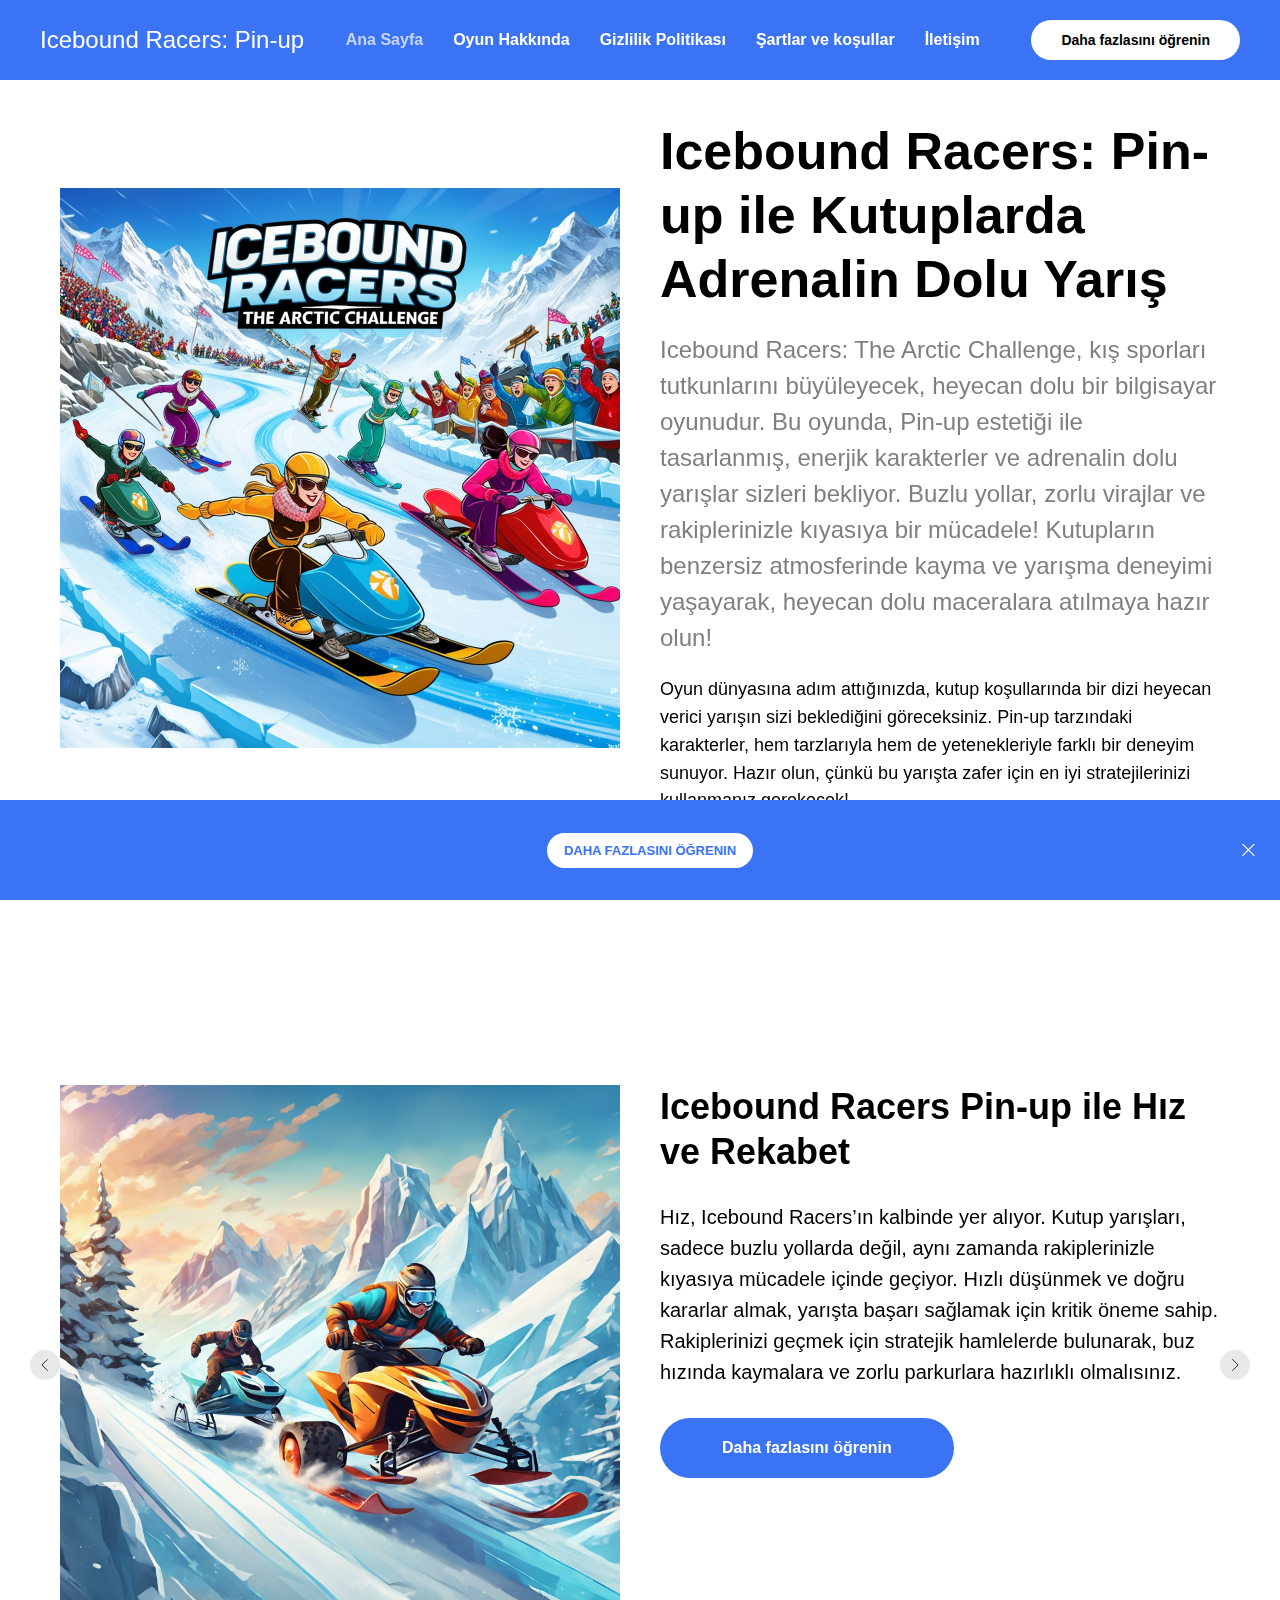
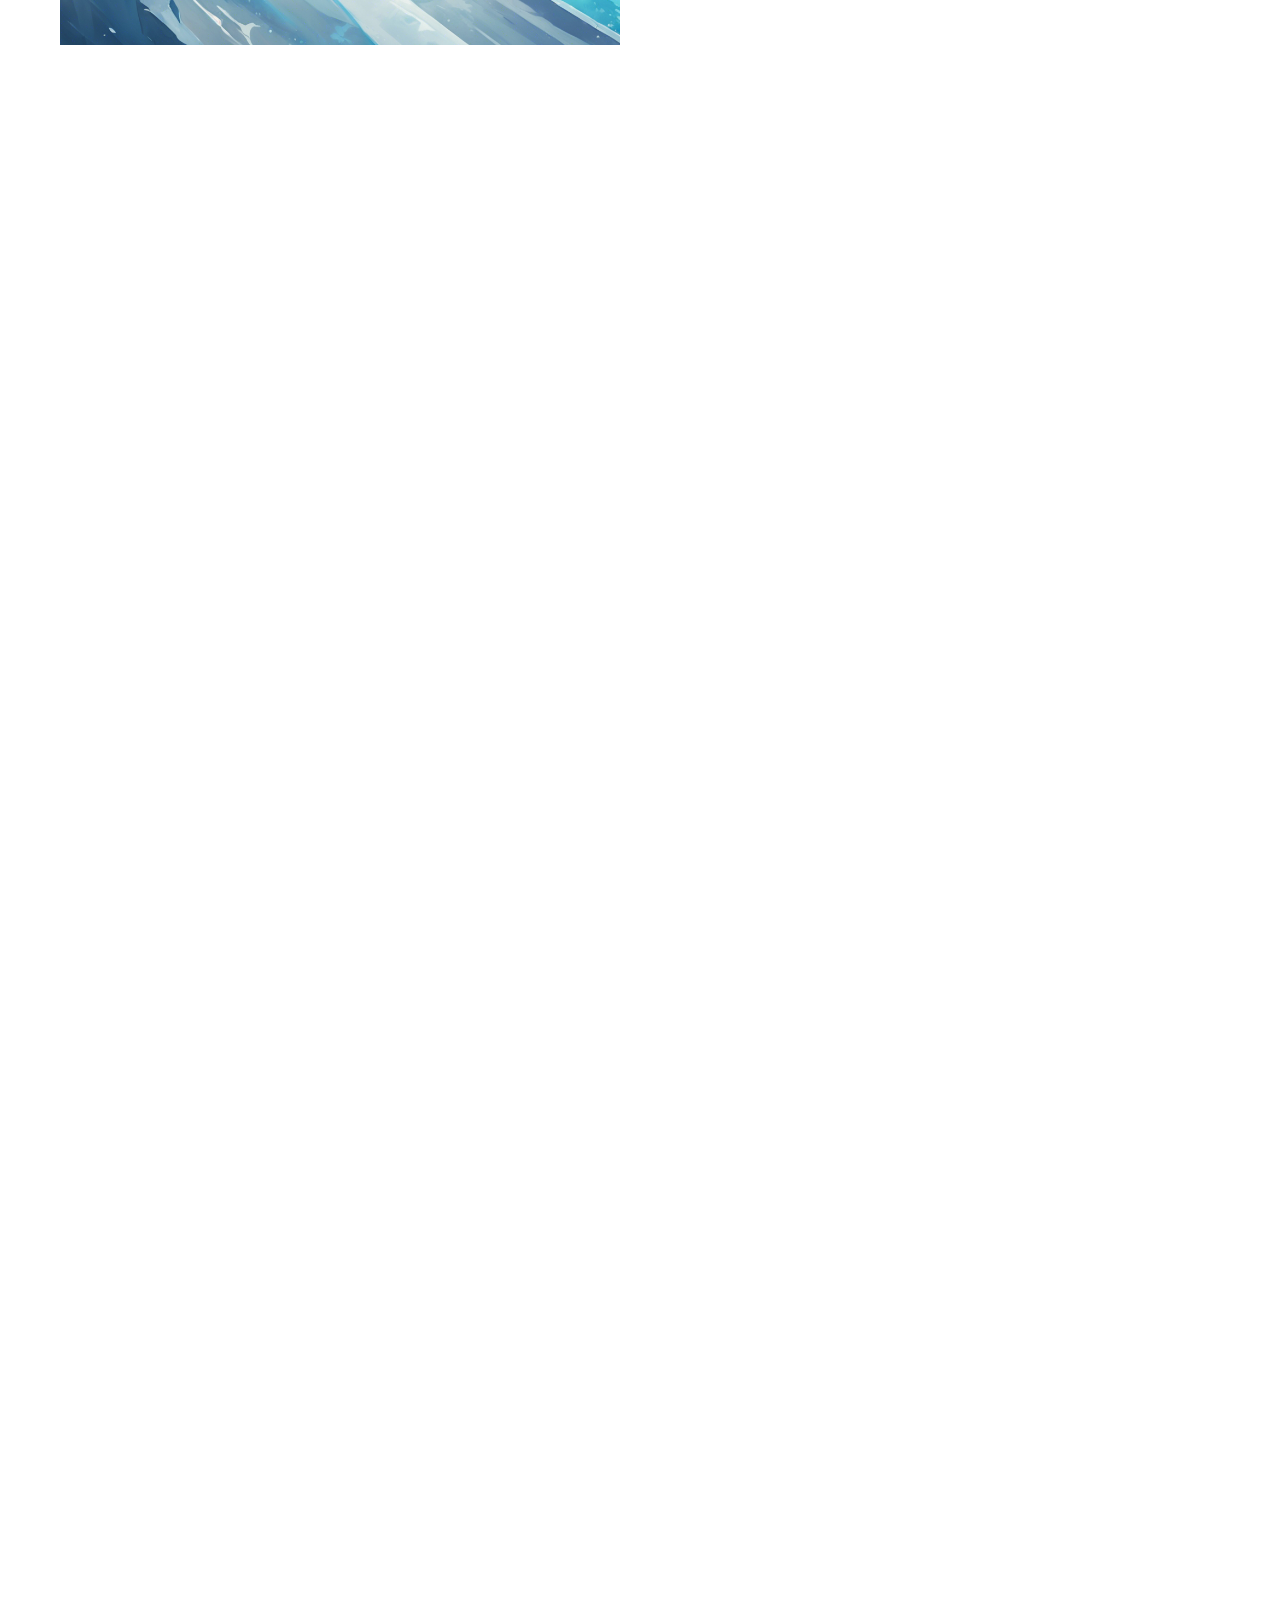
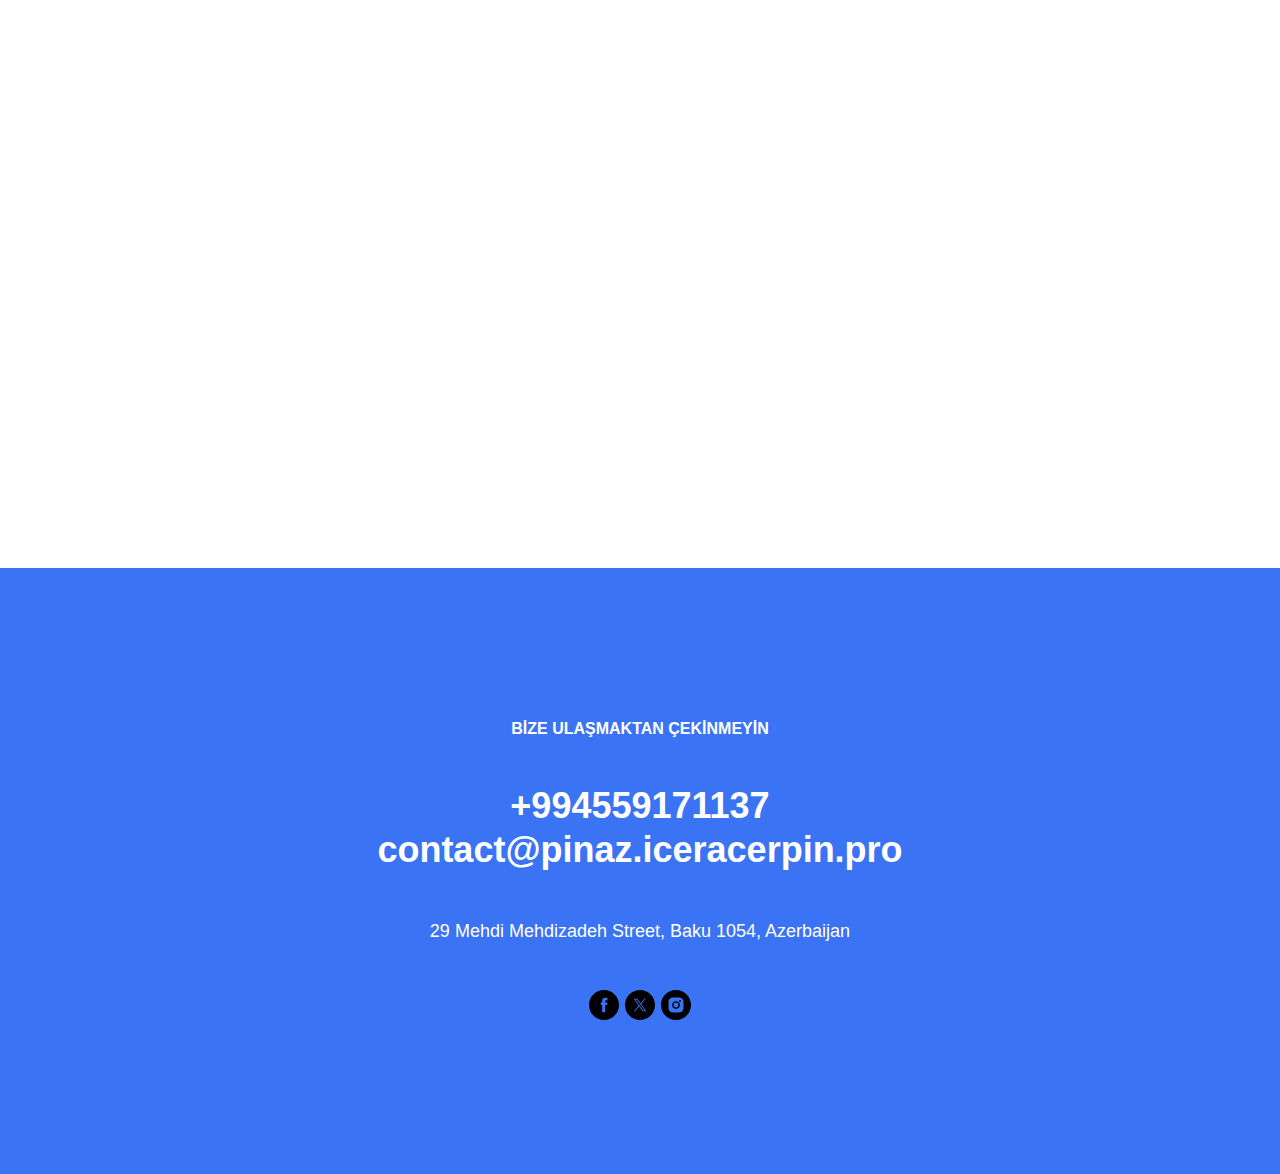
<file: index.html>
<!DOCTYPE html>
<html>
<head>
    <meta charset="utf-8"/>
    <meta http-equiv="Content-Type" content="text/html; charset=utf-8"/>
    <meta name="viewport" content="width=device-width, initial-scale=1.0"/> <!--metatextblock--><title>Icebound Racers:
    Pin-up ile Kutuplarda Yarış Başlıyor!</title>
    <meta name="description"
          content="Icebound Racers: The Arctic Challenge, Pin-up temasıyla kış sporları tutkunlarını bir araya getiriyor. Adrenalin dolu yarışlar, sürükleyici grafikler ve kutup atmosferiyle bu oyunun tadını çıkarın!"/>
    <meta property="og:url" content="page55788171.html"/>
    <meta property="og:title" content="Icebound Racers: Pin-up ile Kutuplarda Yarış Başlıyor!"/>
    <meta property="og:description"
          content="Icebound Racers: The Arctic Challenge, Pin-up temasıyla kış sporları tutkunlarını bir araya getiriyor. Adrenalin dolu yarışlar, sürükleyici grafikler ve kutup atmosferiyle bu oyunun tadını çıkarın!"/>
    <meta property="og:type" content="website"/>
    <meta property="og:image" content="images/tild6232-3135-4063-a362-343364356461__4.png"/>
    <link rel="canonical" href="page55788171.html"><!--/metatextblock-->
    <meta name="format-detection" content="telephone=no"/>
    <meta http-equiv="x-dns-prefetch-control" content="on">
    <link rel="dns-prefetch" href="https://ws.tildacdn.com">
    <link rel="apple-touch-icon" sizes="180x180" href="favicon/apple-touch-icon.png">
    <link rel="icon" type="image/png" sizes="32x32" href="favicon/favicon-32x32.png">
    <link rel="icon" type="image/png" sizes="16x16" href="favicon/favicon-16x16.png">
    <link rel="manifest" href="favicon/site.webmanifest"><!-- Assets -->
    <script src="https://neo.tildacdn.com/js/tilda-fallback-1.0.min.js" async charset="utf-8"></script>
    <link rel="stylesheet" href="css/tilda-grid-3.0.min.css" type="text/css" media="all" onerror="this.loaderr='y';"/>
    <link rel="stylesheet" href="css/tilda-blocks-page55788171.min.css?t=1727862582" type="text/css" media="all"
          onerror="this.loaderr='y';"/>
    <link rel="stylesheet" href="css/tilda-animation-2.0.min.css" type="text/css" media="all"
          onerror="this.loaderr='y';"/>
    <link rel="stylesheet" href="css/tilda-slds-1.4.min.css" type="text/css" media="print" onload="this.media='all';"
          onerror="this.loaderr='y';"/>
    <noscript>
        <link rel="stylesheet" href="css/tilda-slds-1.4.min.css" type="text/css" media="all"/>
    </noscript>
    <link rel="stylesheet" href="css/tilda-zoom-2.0.min.css" type="text/css" media="print" onload="this.media='all';"
          onerror="this.loaderr='y';"/>
    <noscript>
        <link rel="stylesheet" href="css/tilda-zoom-2.0.min.css" type="text/css" media="all"/>
    </noscript>
    <link rel="stylesheet" href="css/fonts-tildasans.css" type="text/css" media="all" onerror="this.loaderr='y';"/>
    <script nomodule src="js/tilda-polyfill-1.0.min.js" charset="utf-8"></script>
    <script type="text/javascript">function t_onReady(func) {
        if (document.readyState != 'loading') {
            func();
        } else {
            document.addEventListener('DOMContentLoaded', func);
        }
    }

    function t_onFuncLoad(funcName, okFunc, time) {
        if (typeof window[funcName] === 'function') {
            okFunc();
        } else {
            setTimeout(function () {
                t_onFuncLoad(funcName, okFunc, time);
            }, (time || 100));
        }
    }

    function t_throttle(fn, threshhold, scope) {
        return function () {
            fn.apply(scope || this, arguments);
        };
    }</script>
    <script src="js/tilda-scripts-3.0.min.js" charset="utf-8" defer onerror="this.loaderr='y';"></script>
    <script src="js/tilda-blocks-page55788171.min.js?t=1727862582" charset="utf-8" async
            onerror="this.loaderr='y';"></script>
    <script src="js/lazyload-1.3.min.export.js" charset="utf-8" async onerror="this.loaderr='y';"></script>
    <script src="js/tilda-animation-2.0.min.js" charset="utf-8" async onerror="this.loaderr='y';"></script>
    <script src="js/tilda-menu-1.0.min.js" charset="utf-8" async onerror="this.loaderr='y';"></script>
    <script src="js/tilda-slds-1.4.min.js" charset="utf-8" async onerror="this.loaderr='y';"></script>
    <script src="js/hammer.min.js" charset="utf-8" async onerror="this.loaderr='y';"></script>
    <script src="js/tilda-paint-icons.min.js" charset="utf-8" async onerror="this.loaderr='y';"></script>
    <script src="js/tilda-zoom-2.0.min.js" charset="utf-8" async onerror="this.loaderr='y';"></script>
    <script src="js/tilda-skiplink-1.0.min.js" charset="utf-8" async onerror="this.loaderr='y';"></script>
    <script src="js/tilda-events-1.0.min.js" charset="utf-8" async onerror="this.loaderr='y';"></script>
    <script type="text/javascript">window.dataLayer = window.dataLayer || [];</script>
    <script type="text/javascript">(function () {
        if ((/bot|google|yandex|baidu|bing|msn|duckduckbot|teoma|slurp|crawler|spider|robot|crawling|facebook/i.test(navigator.userAgent)) === false && typeof (sessionStorage) != 'undefined' && sessionStorage.getItem('visited') !== 'y' && document.visibilityState) {
            var style = document.createElement('style');
            style.type = 'text/css';
            style.innerHTML = '@media screen and (min-width: 980px) {.t-records {opacity: 0;}.t-records_animated {-webkit-transition: opacity ease-in-out .2s;-moz-transition: opacity ease-in-out .2s;-o-transition: opacity ease-in-out .2s;transition: opacity ease-in-out .2s;}.t-records.t-records_visible {opacity: 1;}}';
            document.getElementsByTagName('head')[0].appendChild(style);

            function t_setvisRecs() {
                var alr = document.querySelectorAll('.t-records');
                Array.prototype.forEach.call(alr, function (el) {
                    el.classList.add("t-records_animated");
                });
                setTimeout(function () {
                    Array.prototype.forEach.call(alr, function (el) {
                        el.classList.add("t-records_visible");
                    });
                    sessionStorage.setItem("visited", "y");
                }, 400);
            }

            document.addEventListener('DOMContentLoaded', t_setvisRecs);
        }
    })();</script>
</head>
<body class="t-body" style="margin:0;"><!--allrecords-->
<div id="allrecords" data-tilda-export="yes" class="t-records" data-hook="blocks-collection-content-node"
     data-tilda-project-id="10709663" data-tilda-page-id="55788171"
     data-tilda-formskey="a55c0c751e1a899d7ce6ec4c10709663" data-tilda-cookie="no" data-tilda-lazy="yes"
     data-tilda-root-zone="one">
    <div id="rec805797419" class="r t-rec" style=" " data-animationappear="off" data-record-type="257"><!-- T228 -->
        <div id="nav805797419marker"></div>
        <div id="nav805797419" class="t228 t228__positionabsolute " style="background-color: rgba(59,115,245,1); "
             data-bgcolor-hex="#3b73f5" data-bgcolor-rgba="rgba(59,115,245,1)" data-navmarker="nav805797419marker"
             data-appearoffset="" data-bgopacity-two="" data-menushadow="" data-menushadow-css="" data-bgopacity="1"
             data-menu-items-align="center" data-menu="yes">
            <div class="t228__maincontainer " style="">
                <div class="t228__padding40px"></div>
                <div class="t228__leftside">
                    <div class="t228__leftcontainer">
                        <div class="t228__logo t-title" field="title">Icebound Racers: Pin-up</div>
                    </div>
                </div>
                <div class="t228__centerside ">
                    <nav class="t228__centercontainer">
                        <ul role="list" class="t228__list t-menu__list t228__list_hidden">
                            <li class="t228__list_item"
                                style="padding:0 15px 0 0;"><a class="t-menu__link-item"
                                                               href="index.html" data-menu-submenu-hook=""
                                                               data-menu-item-number="1"
                            >Ana Sayfa</a></li>
                            <li class="t228__list_item"
                                style="padding:0 15px;"><a class="t-menu__link-item"
                                                           href="#about" data-menu-submenu-hook="" data-menu-item-number="2"
                            >Oyun Hakkında</a></li>
                            <li class="t228__list_item"
                                style="padding:0 15px;"><a class="t-menu__link-item"
                                                           href="policy.html" data-menu-submenu-hook="" data-menu-item-number="3"
                            >Gizlilik Politikası</a></li>
                            <li class="t228__list_item"
                                style="padding:0 15px;"><a class="t-menu__link-item"
                                                           href="terms.html" data-menu-submenu-hook="" data-menu-item-number="4"
                            >Şartlar ve koşullar</a></li>
                            <li class="t228__list_item"
                                style="padding:0 0 0 15px;"><a class="t-menu__link-item"
                                                               href="#contact" data-menu-submenu-hook=""
                                                               data-menu-item-number="5"
                            >İletişim</a></li>
                        </ul>
                    </nav>
                </div>
                <div class="t228__rightside">
                    <div class="t228__rightcontainer">
                        <div class="t228__right_buttons">
                            <div class="t228__right_buttons_wrap">
                                <div class="t228__right_buttons_but"><a href="#" target="" class="t-btn t-btn_md "
                                                                        style="color:#000000;background-color:#ffffff;border-radius:20px; -moz-border-radius:20px; -webkit-border-radius:20px;"
                                                                        data-buttonfieldset="button"
                                >Daha fazlasını öğrenin</a></div>
                            </div>
                        </div>
                    </div>
                </div>
                <div class="t228__padding40px"></div>
            </div>
        </div>
        <style>@media screen and (max-width: 980px) {
          #rec805797419 .t228 {
            position: static;
          }
        }</style>
        <script>window.addEventListener('load', function () {
            t_onFuncLoad('t228_setWidth', function () {
                t228_setWidth('805797419');
            });
        });
        window.addEventListener('resize', t_throttle(function () {
            t_onFuncLoad('t228_setWidth', function () {
                t228_setWidth('805797419');
            });
            t_onFuncLoad('t_menu__setBGcolor', function () {
                t_menu__setBGcolor('805797419', '.t228');
            });
        }));
        t_onReady(function () {
            t_onFuncLoad('t_menu__highlightActiveLinks', function () {
                t_menu__highlightActiveLinks('.t228__list_item a');
            });
            t_onFuncLoad('t228__init', function () {
                t228__init('805797419');
            });
            t_onFuncLoad('t_menu__setBGcolor', function () {
                t_menu__setBGcolor('805797419', '.t228');
            });
            t_onFuncLoad('t_menu__interactFromKeyboard', function () {
                t_menu__interactFromKeyboard('805797419');
            });
            t_onFuncLoad('t228_setWidth', function () {
                t228_setWidth('805797419');
            });
        });</script>
        <!--[if IE 8]>
        <style>#rec805797419 .t228 {
            filter: progid:DXImageTransform.Microsoft.gradient(startColorStr='#D93b73f5', endColorstr='#D93b73f5');
        }</style><![endif]-->
        <style>#rec805797419 .t-menu__link-item {
        }

        @supports (overflow:-webkit-marquee) and (justify-content:inherit) {
          #rec805797419 .t-menu__link-item,
          #rec805797419 .t-menu__link-item.t-active {
            opacity: 1 !important;
          }
        }</style>
        <style> #rec805797419 .t228__leftcontainer a {
          color: #ffffff;
        }

        #rec805797419 a.t-menu__link-item {
          color: #ffffff;
          font-weight: 600;
        }

        #rec805797419 .t228__right_langs_lang a {
          color: #ffffff;
          font-weight: 600;
        }</style>
        <style> #rec805797419 .t228__logo {
          color: #ffffff;
        }</style>
    </div>
    <div id="rec805798190" class="r t-rec t-rec_pt_120 t-rec_pb_120" style="padding-top:120px;padding-bottom:120px; "
         data-record-type="193"><!-- T175 -->
        <div class="t175">
            <div class="t-container t-container_flex">
                <div class="t-col t-col_6 t-col_flex t-align_center"><img class="t175__img t-img"
                                                                          src="images/tild3536-3363-4061-b766-373566353337__-__empty__1.jpg"
                                                                          data-original="images/tild3536-3363-4061-b766-373566353337__1.jpg"
                                                                          imgfield="img"
                                                                          alt=""></div>
                <div class="t-col t-col_6 t-col_flex">
                    <div class="t175__textwrapper">
                        <div class="t175__title t-title t-title_md" field="title">Icebound Racers: Pin-up ile Kutuplarda
                            Adrenalin Dolu Yarış
                        </div>
                        <div class="t175__descr t-descr t-descr_xl" field="descr">Icebound Racers: The Arctic Challenge,
                            kış sporları tutkunlarını büyüleyecek, heyecan dolu bir bilgisayar oyunudur. Bu oyunda,
                            Pin-up estetiği ile tasarlanmış, enerjik karakterler ve adrenalin dolu yarışlar sizleri
                            bekliyor. Buzlu yollar, zorlu virajlar ve rakiplerinizle kıyasıya bir mücadele! Kutupların
                            benzersiz atmosferinde kayma ve yarışma deneyimi yaşayarak, heyecan dolu maceralara atılmaya
                            hazır olun!
                        </div>
                        <div class="t175__text t-text t-text_sm" field="text">Oyun dünyasına adım attığınızda, kutup
                            koşullarında bir dizi heyecan verici yarışın sizi beklediğini göreceksiniz. Pin-up
                            tarzındaki karakterler, hem tarzlarıyla hem de yetenekleriyle farklı bir deneyim sunuyor.
                            Hazır olun, çünkü bu yarışta zafer için en iyi stratejilerinizi kullanmanız gerekecek!
                        </div>
                    </div>
                </div>
            </div>
        </div>
    </div>
    <div id="rec805803823" class="r t-rec" style=" " data-animationappear="off" data-record-type="654"><!-- T654 -->
        <div class="t654 t654_closed t654_bottom t654__positionfixed "
             style="background-color: rgba(59,115,245,1); height:100px; " data-bgcolor-hex="#3b73f5"
             data-bgcolor-rgba="rgba(59,115,245,1)" data-appearoffset="" data-bgopacity-two="" data-menushadow=""
             data-menushadow-css="" data-bgopacity="1" data-storage-item="t654cookiename_10709663"
             data-storage-delta="10">
            <div class="t654__wrapper">
                <div class="t654__maincontainer " style="height:100px;">
                    <div class="t654__cell-container t654__cell-container_centered">
                        <div class="t-container_flex" style="justify-content: center;">
                            <div class="t-col_flex">
                                <div class="t654__text t-name t-descr_xxs" field="text"></div>
                            </div>
                            <div class="t654__btn-wrapper" style="padding-left:20px;"><a target=""
                                                                                         class="t654__btn t-btn t-btn_xs "
                                                                                         style="color:#3b73f5;background-color:#ffffff;border-radius:50px; -moz-border-radius:50px; -webkit-border-radius:50px;text-transform:uppercase;"
                                                                                         data-buttonfieldset="button"
                            >
                                <table role="presentation" style="width:100%; height:100%;">
                                    <tr>
                                        <td>Daha fazlasını öğrenin</td>
                                    </tr>
                                </table>
                            </a></div>
                        </div>
                    </div>
                    <button type="button" class="t654__close-button t654__icon-close" aria-label="Закрыть">
                        <svg role="presentation" width="13px" viewBox="0 0 23 23" version="1.1"
                             xmlns="http://www.w3.org/2000/svg" xmlns:xlink="http://www.w3.org/1999/xlink">
                            <desc>Close</desc>
                            <g stroke="none" stroke-width="1" fill="#fff" fill-rule="evenodd">
                                <rect transform="translate(11.313708, 11.313708) rotate(-45.000000) translate(-11.313708, -11.313708) "
                                      x="10.3137085" y="-3.6862915" width="2" height="30"></rect>
                                <rect transform="translate(11.313708, 11.313708) rotate(-315.000000) translate(-11.313708, -11.313708) "
                                      x="10.3137085" y="-3.6862915" width="2" height="30"></rect>
                            </g>
                        </svg>
                    </button>
                </div>
            </div>
        </div>
        <script>t_onFuncLoad('t654_setBg', function () {
            window.addEventListener('resize', t_throttle(function () {
                t654_setBg('805803823');
            }));
        });
        t_onReady(function () {
            t_onFuncLoad('t654_setBg', function () {
                t654_setBg('805803823');
            });
        });
        t_onReady(function () {
            t_onFuncLoad('t654_showPanel', function () {
                t654_showPanel('805803823');
            });
        });</script>
        <style> #rec805803823 .t654__text {
          color: #ffffff;
        }

        #rec805803823 .t654__btn-text {
          color: #ffffff;
        }</style>
    </div>
    <div id="rec805798330" class="r t-rec t-rec_pt_150 t-rec_pb_150" style="padding-top:150px;padding-bottom:150px; "
         data-record-type="801"><!-- T801 -->
        <div class="t801 t801__witharrows">
            <div class="t-slds" style="visibility: hidden;" aria-roledescription="carousel" aria-label="Слайдер">
                <div class="t-slds__main t-container">
                    <ul role="list" class="t-slds__arrow_container">
                        <li class="t-slds__arrow_wrapper t-slds__arrow_wrapper-left" data-slide-direction="left">
                            <button
                                    type="button"
                                    class="t-slds__arrow t-slds__arrow-left t-slds__arrow-withbg"
                                    aria-controls="carousel_805798330"
                                    aria-disabled="false"
                                    aria-label="Предыдущий слайд"
                                    style="width: 30px; height: 30px;background-color: rgba(232,232,232,1);">
                                <div class="t-slds__arrow_body t-slds__arrow_body-left" style="width: 7px;">
                                    <svg role="presentation" focusable="false" style="display: block"
                                         viewBox="0 0 7.3 13" xmlns="http://www.w3.org/2000/svg"
                                         xmlns:xlink="http://www.w3.org/1999/xlink">
                                        <polyline
                                                fill="none"
                                                stroke="#222222"
                                                stroke-linejoin="butt"
                                                stroke-linecap="butt"
                                                stroke-width="1"
                                                points="0.5,0.5 6.5,6.5 0.5,12.5"
                                        />
                                    </svg>
                                </div>
                            </button>
                        </li>
                        <li class="t-slds__arrow_wrapper t-slds__arrow_wrapper-right" data-slide-direction="right">
                            <button
                                    type="button"
                                    class="t-slds__arrow t-slds__arrow-right t-slds__arrow-withbg"
                                    aria-controls="carousel_805798330"
                                    aria-disabled="false"
                                    aria-label="Следующий слайд"
                                    style="width: 30px; height: 30px;background-color: rgba(232,232,232,1);">
                                <div class="t-slds__arrow_body t-slds__arrow_body-right" style="width: 7px;">
                                    <svg role="presentation" focusable="false" style="display: block"
                                         viewBox="0 0 7.3 13" xmlns="http://www.w3.org/2000/svg"
                                         xmlns:xlink="http://www.w3.org/1999/xlink">
                                        <polyline
                                                fill="none"
                                                stroke="#222222"
                                                stroke-linejoin="butt"
                                                stroke-linecap="butt"
                                                stroke-width="1"
                                                points="0.5,0.5 6.5,6.5 0.5,12.5"
                                        />
                                    </svg>
                                </div>
                            </button>
                        </li>
                    </ul>
                    <div class="t-slds__container">
                        <div
                                class="t-slds__items-wrapper t-slds_animated-none"
                                id="carousel_805798330" data-slider-transition="300" data-slider-with-cycle="true"
                                data-slider-correct-height="true" data-auto-correct-mobile-width="false"
                                aria-roledescription="carousel"
                                aria-live="off"
                        >
                            <div class="t-slds__item t-slds__item_active" data-slide-index="1"
                                 role="group"
                                 aria-roledescription="slide"
                                 aria-hidden="false"
                                 aria-label="1 из 2"
                            >
                                <div class="t-container">
                                    <div class="t-col t-col_6 t801__centeredsection" itemscope
                                         itemtype="http://schema.org/ImageObject"><img class="t-slds__img t-img"
                                                                                       src="images/tild6233-3336-4038-b535-643064613266__-__empty__2.png"
                                                                                       data-original="images/tild6233-3336-4038-b535-643064613266__2.png"
                                                                                       alt="Icebound Racers Pin-up ile Hız ve Rekabet"
                                    ></div>
                                    <div class="t-col t-col_6 ">
                                        <div class="t801__title t-title t-title_xxs" field="li_title__7843426411710">
                                            Icebound Racers Pin-up ile Hız ve Rekabet
                                        </div>
                                        <div class="t-text t-text_md" field="li_text__7843426411710">Hız, Icebound
                                            Racers’ın kalbinde yer alıyor. Kutup yarışları, sadece buzlu yollarda değil,
                                            aynı zamanda rakiplerinizle kıyasıya mücadele içinde geçiyor. Hızlı düşünmek
                                            ve doğru kararlar almak, yarışta başarı sağlamak için kritik öneme sahip.
                                            Rakiplerinizi geçmek için stratejik hamlelerde bulunarak, buz hızında
                                            kaymalara ve zorlu parkurlara hazırlıklı olmalısınız.
                                        </div>
                                        <a href="#" target="" class="t-btn t-btn_md t801__button "
                                           style="color:#ffffff;background-color:#3b73f5;border-radius:30px; -moz-border-radius:30px; -webkit-border-radius:30px;"
                                           data-buttonfieldset="li_button" data-lid="7843426411710"
                                        >
                                            <table role="presentation" style="width:100%; height:100%;">
                                                <tr>
                                                    <td>Daha fazlasını öğrenin</td>
                                                </tr>
                                            </table>
                                        </a></div>
                                </div>
                            </div>
                            <div class="t-slds__item" data-slide-index="2"
                                 role="group"
                                 aria-roledescription="slide"
                                 aria-hidden="true"
                                 aria-label="2 из 2"
                            >
                                <div class="t-container">
                                    <div class="t-col t-col_6 t801__centeredsection" itemscope
                                         itemtype="http://schema.org/ImageObject"><img class="t-slds__img t-img"
                                                                                       src="images/tild3339-3939-4338-a431-326332623962__-__empty__3.png"
                                                                                       data-original="images/tild3339-3939-4338-a431-326332623962__3.png"
                                                                                       alt="Icebound Racers Pin-up Atmosferinde Kutup Macerası"
                                    ></div>
                                    <div class="t-col t-col_6 ">
                                        <div class="t801__title t-title t-title_xxs" field="li_title__7843426411711">
                                            Icebound Racers Pin-up Atmosferinde Kutup Macerası
                                        </div>
                                        <div class="t-text t-text_md" field="li_text__7843426411711">Icebound Racers,
                                            hem tek oyunculu hem de çok oyunculu mod seçenekleri sunarak,
                                            arkadaşlarınızla birlikte yarışma imkanı tanıyor. Arkadaşlarınızla
                                            düzenleyeceğiniz yarışlar, rekabetin yanı sıra eğlenceli anlar da
                                            oluşturacak. Pin-up temalı karakterlerinizi kullanarak, eğlenceli ve enerjik
                                            bir atmosfer eşliğinde zafer için mücadele edin.<br/><br/>Oyun içi ödüller,
                                            kazandıkça açılacak ve karakterlerinizi özelleştirmenize yardımcı olacaktır.
                                            Pin-up tarzında tasarlanmış özel kostümler ve ekipmanlar, sizi diğer
                                            yarışçılardan farklı kılacak ve oyunun görsel estetiğini artıracaktır.
                                        </div>
                                        <a href="#" target="" class="t-btn t-btn_md t801__button "
                                           style="color:#ffffff;background-color:#3b73f5;border-radius:30px; -moz-border-radius:30px; -webkit-border-radius:30px;"
                                           data-buttonfieldset="li_button" data-lid="7843426411711"
                                        >
                                            <table role="presentation" style="width:100%; height:100%;">
                                                <tr>
                                                    <td>Daha fazlasını öğrenin</td>
                                                </tr>
                                            </table>
                                        </a></div>
                                </div>
                            </div>
                        </div>
                    </div>
                </div>
            </div>
            <script>t_onReady(function () {
                t_onFuncLoad('t_sldsInit', function () {
                    t_sldsInit('805798330', {});
                });
            });</script>
            <style>#rec805798330 .t-slds__bullet_active .t-slds__bullet_body {
              background-color: #222 !important;
            }

            #rec805798330 .t-slds__bullet:hover .t-slds__bullet_body {
              background-color: #222 !important;
            }</style>
        </div>
        <script>var wrapperBlock = document.querySelector('#rec805798330 .t801');
        if (wrapperBlock) {
            wrapperBlock.addEventListener('displayChanged', function () {
                t_onFuncLoad('t_slds_updateSlider', function () {
                    t_slds_updateSlider('805798330');
                });
                t_onFuncLoad('t_slds_positionArrows', function () {
                    t_slds_positionArrows('805798330');
                });
            });
        }</script>
    </div>
    <div id="rec805801651" class="r t-rec t-rec_pt_150 t-rec_pb_150" style="padding-top:150px;padding-bottom:150px; "
         data-record-type="1115"><!-- t1115 -->
        <div class="t1115" id="about">
            <div class="t-container t-container_flex t1115__container_vmiddle">
                <div class="t-col t-col_6">
                    <div class="t1115__content">
                        <div class="t1115__textwrapper t-align_left"><h1
                                class="t1115__title t-title t-title_xs"
                                field="btitle"
                        >Pin-up ile Eğlence ve Kazanma Stratejileri</h1></div>
                        <ul role="list" class="t1115__features t1115__features_column-2">
                            <li class="t1115__feature t1115__feature_icon-left t-item"
                            >
                                <div class="t1115__feature-icon-wrap"><img class="t1115__feature-img t-img"
                                                                           src="images/lib__icons__bullets__check5.svg"
                                                                           imgfield="li_img__9367785390470"
                                                                           data-original="images/lib__icons__bullets__check5.svg"
                                                                           data-color="#1f5bff"
                                                                           style=""
                                                                           alt=""></div>
                                <div class="t1115__feature-text-wrap"><h3 class="t1115__feature-title t-name t-name_md"
                                                                          field="li_title__9367785390470">Karakter
                                    Seçimi</h3>
                                    <div class="t1115__feature-descr t-descr t-descr_sm"
                                         field="li_descr__9367785390470">Hangi Pin-up karakterinin yarış stratejinize
                                        uygun olduğu konusunda dikkatli kararlar alın. Her karakterin kendine has
                                        özellikleri bulunmaktadır.<br/><br/></div>
                                </div>
                            </li>
                            <li class="t1115__feature t1115__feature_icon-left t-item"
                            >
                                <div class="t1115__feature-icon-wrap"><img class="t1115__feature-img t-img"
                                                                           src="images/lib__icons__bullets__check5.svg"
                                                                           imgfield="li_img__9367785390471"
                                                                           data-original="images/lib__icons__bullets__check5.svg"
                                                                           data-color="#1f5bff"
                                                                           style=""
                                                                           alt=""></div>
                                <div class="t1115__feature-text-wrap"><h3 class="t1115__feature-title t-name t-name_md"
                                                                          field="li_title__9367785390471">Parkurları
                                    Öğrenme</h3>
                                    <div class="t1115__feature-descr t-descr t-descr_sm"
                                         field="li_descr__9367785390471">Parkurlar, farklı zorluklar ve engeller
                                        barındırır. Bu nedenle, parkurların detaylarını öğrenmeli ve stratejinizi
                                        geliştirmelisiniz.
                                    </div>
                                </div>
                            </li>
                            <li class="t1115__feature t1115__feature_icon-left t-item"
                            >
                                <div class="t1115__feature-icon-wrap"><img class="t1115__feature-img t-img"
                                                                           src="images/lib__icons__bullets__check5.svg"
                                                                           imgfield="li_img__1727858581812"
                                                                           data-original="images/lib__icons__bullets__check5.svg"
                                                                           data-color="#1f5bff"
                                                                           style=""
                                                                           alt=""></div>
                                <div class="t1115__feature-text-wrap"><h3 class="t1115__feature-title t-name t-name_md"
                                                                          field="li_title__1727858581812">Refleks
                                    Geliştirme</h3>
                                    <div class="t1115__feature-descr t-descr t-descr_sm"
                                         field="li_descr__1727858581812">Hızlı karar verme yeteneği ve iyi refleksler,
                                        yarışlarda kazanan olmak için gereklidir. Bunun için eğitim modlarını
                                        kullanabilirsiniz.
                                    </div>
                                </div>
                            </li>
                            <li class="t1115__feature t1115__feature_icon-left t-item"
                            >
                                <div class="t1115__feature-icon-wrap"><img class="t1115__feature-img t-img"
                                                                           src="images/lib__icons__bullets__check5.svg"
                                                                           imgfield="li_img__1727858583776"
                                                                           data-original="images/lib__icons__bullets__check5.svg"
                                                                           data-color="#1f5bff"
                                                                           style=""
                                                                           alt=""></div>
                                <div class="t1115__feature-text-wrap"><h3 class="t1115__feature-title t-name t-name_md"
                                                                          field="li_title__1727858583776">Arkadaşlarla
                                    Yarışma</h3>
                                    <div class="t1115__feature-descr t-descr t-descr_sm"
                                         field="li_descr__1727858583776">Çok oyunculu modda, arkadaşlarınızla birlikte
                                        yarışarak eğlenceli vakit geçirin. Bu, rekabet duygusunu artıracak ve daha da
                                        motive olmanızı sağlayacaktır.
                                    </div>
                                </div>
                            </li>
                        </ul>
                        <div class="t1115__buttons"><a href="#"
                                                       target=""
                                                       class="t1115__button t-btn t-btn_md"
                                                       style="color:#ffffff;background-color:#1f5bff;border-radius:30px; -moz-border-radius:30px; -webkit-border-radius:30px;"
                                                       data-buttonfieldset="button"
                        ><span>Daha fazlasını öğrenin</span></a></div>
                    </div>
                </div>
                <div class="t-col t-col_6 t1115__col-bottom"><img class="t1115__image t-img"
                                                                  imgfield="img5"
                                                                  alt=""
                                                                  src="images/tild3731-6162-4638-a634-336334353736__-__empty__5.jpg"
                                                                  data-original="images/tild3731-6162-4638-a634-336334353736__5.jpg"
                ></div>
            </div>
        </div>
        <script>t_onReady(function () {
            t_onFuncLoad('t__paintIcons', function () {
                t__paintIcons('805801651', '.t1115__feature-img, .t1115__feature-bgimg');
            });
        });</script>
    </div>
    <div id="rec805798471" class="r t-rec t-rec_pt_135 t-rec_pb_135" style="padding-top:135px;padding-bottom:135px; "
         data-record-type="799"><!-- T799 -->
        <div class="t799">
            <div class="t-container">
                <div class="t-col t-col_4 t799-col_top">
                    <div class="t799__title t-heading t-heading_sm" field="title">Pin-up ile Yarışmanın Heyecanı</div>
                    <div class="t799__text t-text t-text_md" field="text">cebound Racers, sadece bir bilgisayar oyunu
                        değil, aynı zamanda görsel bir sanat eseridir. Pin-up tarzında tasarlanmış karakterler ve çekici
                        arka planlar, oyuncuları nostaljik bir yolculuğa çıkaracak. Eğlenceli müzikler ve güçlü ses
                        efektleri ile bu dünyaya daha da fazla kapılacaksınız.<br/><br/>Kutup atmosferi, kar ve buzun
                        cenneti olan bu oyun, kış sporları deneyiminizi daha da etkileyecek. Heyecan dolu yarışlar,
                        unutulmaz anlar ve kazananlar için Pin-up tarzında ödüllerle dolu bir serüvene hazır olun!
                    </div>
                    <a href="#" target="" class="t-btn t-btn_md t799__button "
                       style="color:#ffffff;background-color:#1f5bff;border-radius:30px; -moz-border-radius:30px; -webkit-border-radius:30px;"
                       data-buttonfieldset="button"
                    >
                        <table role="presentation" style="width:100%; height:100%;">
                            <tr>
                                <td>Daha fazlasını öğrenin</td>
                            </tr>
                        </table>
                    </a></div>
                <div class="t-col t-col_8 ">
                    <div class="t-slds" style="visibility: hidden;">
                        <ul class="t-slds__arrow_container ">
                            <li class="t-slds__arrow_wrapper t-slds__arrow_wrapper-left" data-slide-direction="left">
                                <button
                                        type="button"
                                        class="t-slds__arrow t-slds__arrow-left t-slds__arrow-withbg"
                                        aria-controls="carousel_805798471"
                                        aria-disabled="false"
                                        aria-label="Предыдущий слайд"
                                        style="width: 30px; height: 30px;background-color: rgba(255,255,255,1);">
                                    <div class="t-slds__arrow_body t-slds__arrow_body-left" style="width: 7px;">
                                        <svg role="presentation" focusable="false" style="display: block"
                                             viewBox="0 0 7.3 13" xmlns="http://www.w3.org/2000/svg"
                                             xmlns:xlink="http://www.w3.org/1999/xlink">
                                            <polyline
                                                    fill="none"
                                                    stroke="#222222"
                                                    stroke-linejoin="butt"
                                                    stroke-linecap="butt"
                                                    stroke-width="1"
                                                    points="0.5,0.5 6.5,6.5 0.5,12.5"
                                            />
                                        </svg>
                                    </div>
                                </button>
                            </li>
                            <li class="t-slds__arrow_wrapper t-slds__arrow_wrapper-right" data-slide-direction="right">
                                <button
                                        type="button"
                                        class="t-slds__arrow t-slds__arrow-right t-slds__arrow-withbg"
                                        aria-controls="carousel_805798471"
                                        aria-disabled="false"
                                        aria-label="Следующий слайд"
                                        style="width: 30px; height: 30px;background-color: rgba(255,255,255,1);">
                                    <div class="t-slds__arrow_body t-slds__arrow_body-right" style="width: 7px;">
                                        <svg role="presentation" focusable="false" style="display: block"
                                             viewBox="0 0 7.3 13" xmlns="http://www.w3.org/2000/svg"
                                             xmlns:xlink="http://www.w3.org/1999/xlink">
                                            <polyline
                                                    fill="none"
                                                    stroke="#222222"
                                                    stroke-linejoin="butt"
                                                    stroke-linecap="butt"
                                                    stroke-width="1"
                                                    points="0.5,0.5 6.5,6.5 0.5,12.5"
                                            />
                                        </svg>
                                    </div>
                                </button>
                            </li>
                        </ul>
                        <div class="t-slds__container">
                            <div class="t-slds__items-wrapper t-slds__witharrows t-slds_animated-none"
                                 id="carousel_805798471" data-slider-transition="300" data-slider-with-cycle="true"
                                 data-slider-correct-height="true" data-auto-correct-mobile-width="false"
                                 aria-roledescription="carousel"
                                 aria-live="off"
                            >
                                <div class="t-slds__item t-slds__item_active" data-slide-index="1"
                                     role="group"
                                     aria-roledescription="slide"
                                     aria-hidden="false"
                                     aria-label="1 из 3"
                                >
                                    <div class="t-margin_auto" itemscope itemtype="http://schema.org/ImageObject">
                                        <div class="t-slds__wrapper t-align_center">
                                            <meta itemprop="image"
                                                  content="images/tild6537-3036-4732-b332-363937383338__6.jpg">
                                            <div class="t799__imgwrapper" bgimgfield="gi_img__0" data-zoom-target="0"
                                                 data-zoomable="yes"
                                                 data-img-zoom-url="images/tild6537-3036-4732-b332-363937383338__6.jpg">
                                                <div class="t-slds__bgimg t-bgimg"
                                                     data-original="images/tild6537-3036-4732-b332-363937383338__6.jpg"
                                                     style="background-image: url('images/tild6537-3036-4732-b332-363937383338__-__resizeb__20x__6.jpg');"
                                                ></div>
                                                <div class="t799__separator"></div>
                                            </div>
                                        </div>
                                    </div>
                                </div>
                                <div class="t-slds__item" data-slide-index="2"
                                     role="group"
                                     aria-roledescription="slide"
                                     aria-hidden="true"
                                     aria-label="2 из 3"
                                >
                                    <div class="t-margin_auto" itemscope itemtype="http://schema.org/ImageObject">
                                        <div class="t-slds__wrapper t-align_center">
                                            <meta itemprop="image"
                                                  content="images/tild6136-6538-4461-a333-613939306163__7.png">
                                            <div class="t799__imgwrapper" bgimgfield="gi_img__1" data-zoom-target="1"
                                                 data-zoomable="yes"
                                                 data-img-zoom-url="images/tild6136-6538-4461-a333-613939306163__7.png">
                                                <div class="t-slds__bgimg t-bgimg"
                                                     data-original="images/tild6136-6538-4461-a333-613939306163__7.png"
                                                     style="background-image: url('images/tild6136-6538-4461-a333-613939306163__-__resizeb__20x__7.png');"
                                                ></div>
                                                <div class="t799__separator"></div>
                                            </div>
                                        </div>
                                    </div>
                                </div>
                                <div class="t-slds__item" data-slide-index="3"
                                     role="group"
                                     aria-roledescription="slide"
                                     aria-hidden="true"
                                     aria-label="3 из 3"
                                >
                                    <div class="t-margin_auto" itemscope itemtype="http://schema.org/ImageObject">
                                        <div class="t-slds__wrapper t-align_center">
                                            <meta itemprop="image"
                                                  content="images/tild3138-3761-4566-b763-363838313739__8.png">
                                            <div class="t799__imgwrapper" bgimgfield="gi_img__2" data-zoom-target="2"
                                                 data-zoomable="yes"
                                                 data-img-zoom-url="images/tild3138-3761-4566-b763-363838313739__8.png">
                                                <div class="t-slds__bgimg t-bgimg"
                                                     data-original="images/tild3138-3761-4566-b763-363838313739__8.png"
                                                     style="background-image: url('images/tild3138-3761-4566-b763-363838313739__-__resizeb__20x__8.png');"
                                                ></div>
                                                <div class="t799__separator"></div>
                                            </div>
                                        </div>
                                    </div>
                                </div>
                            </div>
                            <ul class="t-slds__bullet_wrapper">
                                <li class="t-slds__bullet t-slds__bullet_active" data-slide-bullet-for="1">
                                    <button
                                            type="button"
                                            class="t-slds__bullet_body"
                                            aria-label="Перейти к слайду 1"
                                            aria-current="true"
                                            style="background-color: #ebebeb;"></button>
                                </li>
                                <li class="t-slds__bullet " data-slide-bullet-for="2">
                                    <button
                                            type="button"
                                            class="t-slds__bullet_body"
                                            aria-label="Перейти к слайду 2"
                                            style="background-color: #ebebeb;"></button>
                                </li>
                                <li class="t-slds__bullet " data-slide-bullet-for="3">
                                    <button
                                            type="button"
                                            class="t-slds__bullet_body"
                                            aria-label="Перейти к слайду 3"
                                            style="background-color: #ebebeb;"></button>
                                </li>
                            </ul>
                        </div>
                    </div>
                </div>
            </div>
        </div>
        <script>t_onReady(function () {
            var rec = document.getElementById('rec805798471');
            if (!rec) return;
            t_onFuncLoad('t_sldsInit', function () {
                t_sldsInit('805798471');
            });
            var wrapperBlock = rec.querySelector('.t799');
            if (wrapperBlock) {
                wrapperBlock.addEventListener('displayChanged', function () {
                    t_onFuncLoad('t_slds_updateSlider', function () {
                        t_slds_updateSlider('805798471');
                    });
                    t_onFuncLoad('t_slds_positionArrows', function () {
                        t_slds_positionArrows('805798471');
                    });
                });
            }
        });</script>
        <style type="text/css">#rec805798471 .t-slds__bullet_active .t-slds__bullet_body {
          background-color: #222 !important;
        }

        #rec805798471 .t-slds__bullet:hover .t-slds__bullet_body {
          background-color: #222 !important;
        }

        #rec805798471 .t-slds__bullet_body:focus-visible {
          background-color: #222 !important;
        }</style>
    </div>
    <div id="rec805841369" class="r t-rec t-rec_pt_150 t-rec_pb_150"
         style="padding-top:150px;padding-bottom:150px;background-color:#3b73f5; " data-record-type="551"
         data-bg-color="#3b73f5"><!-- t551-->
        <div class="t551" id="contact">
            <div class="t-container">
                <div class="t-col t-col_6 t-prefix_3 t-align_center">
                    <div class="t551__title t-name t-name_xs" field="title" data-animate-order="1">BİZE ULAŞMAKTAN
                        ÇEKİNMEYİN
                    </div>
                    <div class="t551__contacts t-title t-title_xxs" field="text" data-animate-order="2"
                         data-animate-delay="0.3"><span
                            style="color: rgb(255, 255, 255);">+994559171137</span><br/><span
                            style="color: rgb(255, 255, 255);">contact@pinaz.iceracerpin.pro</span></div>
                    <div class="t551__address t-text t-text_sm" field="text2" data-animate-order="3"
                         data-animate-delay="0.3"><span style="color: rgb(255, 255, 255);">29 Mehdi Mehdizadeh Street, Baku 1054, Azerbaijan</span>
                    </div>
                    <div class="t-sociallinks">
                        <ul role="list" class="t-sociallinks__wrapper" aria-label="Social media links">
                            <!-- new soclinks -->
                            <li class="t-sociallinks__item t-sociallinks__item_facebook"><a href="#"
                                                                                            target="_blank"
                                                                                            rel="nofollow"
                                                                                            aria-label="facebook"
                                                                                            style="width: 30px; height: 30px;">
                                <svg class="t-sociallinks__svg" role="presentation" width=30px height=30px
                                     viewBox="0 0 100 100" fill="none" xmlns="http://www.w3.org/2000/svg">
                                    <path fill-rule="evenodd" clip-rule="evenodd"
                                          d="M50 100c27.6142 0 50-22.3858 50-50S77.6142 0 50 0 0 22.3858 0 50s22.3858 50 50 50Zm3.431-73.9854c-2.5161.0701-5.171.6758-7.0464 2.4577-1.5488 1.4326-2.329 3.5177-2.5044 5.602-.0534 1.4908-.0458 2.9855-.0382 4.4796.0058 1.1205.0115 2.2407-.0085 3.3587-.6888.005-1.3797.0036-2.0709.0021-.9218-.0019-1.8441-.0038-2.7626.0096 0 .8921.0013 1.7855.0026 2.6797.0026 1.791.0052 3.5853-.0026 5.3799.9185.0134 1.8409.0115 2.7627.0096.6912-.0015 1.382-.0029 2.0708.0021.0155 3.5565.0127 7.1128.0098 10.669-.0036 4.4452-.0072 8.8903.0252 13.3354 1.8903-.0134 3.7765-.0115 5.6633-.0095 1.4152.0014 2.8306.0028 4.2484-.0022.0117-4.0009.0088-7.9986.0058-11.9963-.0029-3.9979-.0058-7.9957.0059-11.9964.9533-.005 1.9067-.0036 2.86-.0021 1.2713.0019 2.5425.0038 3.8137-.0096.396-2.679.7335-5.3814.9198-8.0947-1.2576-.0058-2.5155-.0058-3.7734-.0058-1.2578 0-2.5157 0-3.7734-.0059 0-.4689-.0007-.9378-.0014-1.4066-.0022-1.4063-.0044-2.8123.0131-4.2188.198-1.0834 1.3158-1.9104 2.3992-1.8403h5.1476c.0117-2.8069.0117-5.602 0-8.4089-.6636 0-1.3273-.0007-1.9911-.0014-1.9915-.0022-3.9832-.0044-5.975.0131Z"
                                          fill="#000000"/>
                                </svg>
                            </a></li>&nbsp;<li class="t-sociallinks__item t-sociallinks__item_twitter"><a
                                href="#" target="_blank" rel="nofollow" aria-label="twitter"
                                style="width: 30px; height: 30px;">
                            <svg class="t-sociallinks__svg" role="presentation" xmlns="http://www.w3.org/2000/svg"
                                 width=30px height=30px viewBox="0 0 48 48">
                                <g clip-path="url(#clip0_3697_102)">
                                    <path fill-rule="evenodd" clip-rule="evenodd"
                                          d="M24 48C37.2548 48 48 37.2548 48 24C48 10.7452 37.2548 0 24 0C10.7452 0 0 10.7452 0 24C0 37.2548 10.7452 48 24 48ZM33.3482 14L25.9027 22.4686H25.9023L34 34H28.0445L22.5915 26.2348L15.7644 34H14L21.8082 25.1193L14 14H19.9555L25.119 21.3532L31.5838 14H33.3482ZM22.695 24.1101L23.4861 25.2173V25.2177L28.8746 32.7594H31.5847L24.9813 23.5172L24.1902 22.4099L19.1103 15.2997H16.4002L22.695 24.1101Z"
                                          fill="#000000"/>
                                </g>
                                <defs>
                                    <clipPath id="clip0_3697_102">
                                        <rect width="48" height="48" fill="white"/>
                                    </clipPath>
                                </defs>
                            </svg>
                        </a></li>&nbsp;<li class="t-sociallinks__item t-sociallinks__item_instagram"><a
                                href="#" target="_blank" rel="nofollow" aria-label="instagram"
                                style="width: 30px; height: 30px;">
                            <svg class="t-sociallinks__svg" role="presentation" width=30px height=30px
                                 viewBox="0 0 100 100" fill="none" xmlns="http://www.w3.org/2000/svg">
                                <path fill-rule="evenodd" clip-rule="evenodd"
                                      d="M50 100C77.6142 100 100 77.6142 100 50C100 22.3858 77.6142 0 50 0C22.3858 0 0 22.3858 0 50C0 77.6142 22.3858 100 50 100ZM25 39.3918C25 31.4558 31.4566 25 39.3918 25H60.6082C68.5442 25 75 31.4566 75 39.3918V60.8028C75 68.738 68.5442 75.1946 60.6082 75.1946H39.3918C31.4558 75.1946 25 68.738 25 60.8028V39.3918ZM36.9883 50.0054C36.9883 42.8847 42.8438 37.0922 50.0397 37.0922C57.2356 37.0922 63.0911 42.8847 63.0911 50.0054C63.0911 57.1252 57.2356 62.9177 50.0397 62.9177C42.843 62.9177 36.9883 57.1252 36.9883 50.0054ZM41.7422 50.0054C41.7422 54.5033 45.4641 58.1638 50.0397 58.1638C54.6153 58.1638 58.3372 54.5041 58.3372 50.0054C58.3372 45.5066 54.6145 41.8469 50.0397 41.8469C45.4641 41.8469 41.7422 45.5066 41.7422 50.0054ZM63.3248 39.6355C65.0208 39.6355 66.3956 38.2606 66.3956 36.5646C66.3956 34.8687 65.0208 33.4938 63.3248 33.4938C61.6288 33.4938 60.2539 34.8687 60.2539 36.5646C60.2539 38.2606 61.6288 39.6355 63.3248 39.6355Z"
                                      fill="#000000"/>
                            </svg>
                        </a></li><!-- /new soclinks --></ul>
                    </div>
                </div>
            </div>
        </div>
        <style> #rec805841369 .t551__title {
          color: #ffffff;
        }</style>
    </div>
</div><!--/allrecords--><!-- Stat -->
<script type="text/javascript">
window.tildastatcookie = 'no';
setTimeout(function () {
    (function (d, w, k, o, g) {
        var n = d.getElementsByTagName(o)[0], s = d.createElement(o), f = function () {
            n.parentNode.insertBefore(s, n);
        };
        s.type = "text/javascript";
        s.async = true;
        s.key = k;
        s.id = "tildastatscript";
        s.src = g;
        if (w.opera == "[object Opera]") {
            d.addEventListener("DOMContentLoaded", f, false);
        } else {
            f();
        }
    })(document, window, '670352d7640516b696425b4a263dee37', 'script', 'js/tilda-stat-1.0.min.js');
}, 2000); </script>
</body>
<script type="application/ld+json">
    {
        "@context": "https://schema.org",
        "@type": "Organization",
        "name": "Icebound Racers Pin-up",
        "url": "",
        "logo": "/favicon/favicon.ico"
    }
</script>
<script type="application/ld+json">
    {
        "@context": "https://schema.org",
        "@type": "WPHeader",
        "headline": "Icebound Racers Pin-up",
        "description": "Icebound Racers: The Arctic Challenge, Pin-up temasıyla kış sporları tutkunlarını bir araya getiriyor. Adrenalin dolu yarışlar, sürükleyici grafikler ve kutup atmosferiyle bu oyunun tadını çıkarın!",
        "publisher": {
            "@type": "Organization",
            "name": "Icebound Racers Pin-up",
            "logo": {
                "@type": "ImageObject",
                "url": "/favicon/favicon.ico"
            }
        }
    }
</script>
<script type="application/ld+json">
    {
        "@context": "https://schema.org",
        "@type": "WebPage",
        "name": "Icebound Racers Pin-up",
        "description": "Icebound Racers: The Arctic Challenge, Pin-up temasıyla kış sporları tutkunlarını bir araya getiriyor. Adrenalin dolu yarışlar, sürükleyici grafikler ve kutup atmosferiyle bu oyunun tadını çıkarın!",
        "publisher": {
            "@type": "Organization",
            "name": "Icebound Racers Pin-up"
        },
        "license": "A license document that applies to this content, typically indicated by URL"
    }
</script>
<script type="application/ld+json">
    {
        "@context": "https://schema.org",
        "@type": "SiteNavigationElement",
        "name": "Main Navigation",
        "url": "",
        "hasPart": [
            {
                "@type": "WebPage",
                "name": "Home",
                "url": ""
            },
            {
                "@type": "WebPage",
                "name": "Policy",
                "url": "/policy.html"
            },
            {
                "@type": "WebPage",
                "name": "Terms of Conditions",
                "url": "/terms.html"
            }
        ]
    }
</script>
</html>
</file>
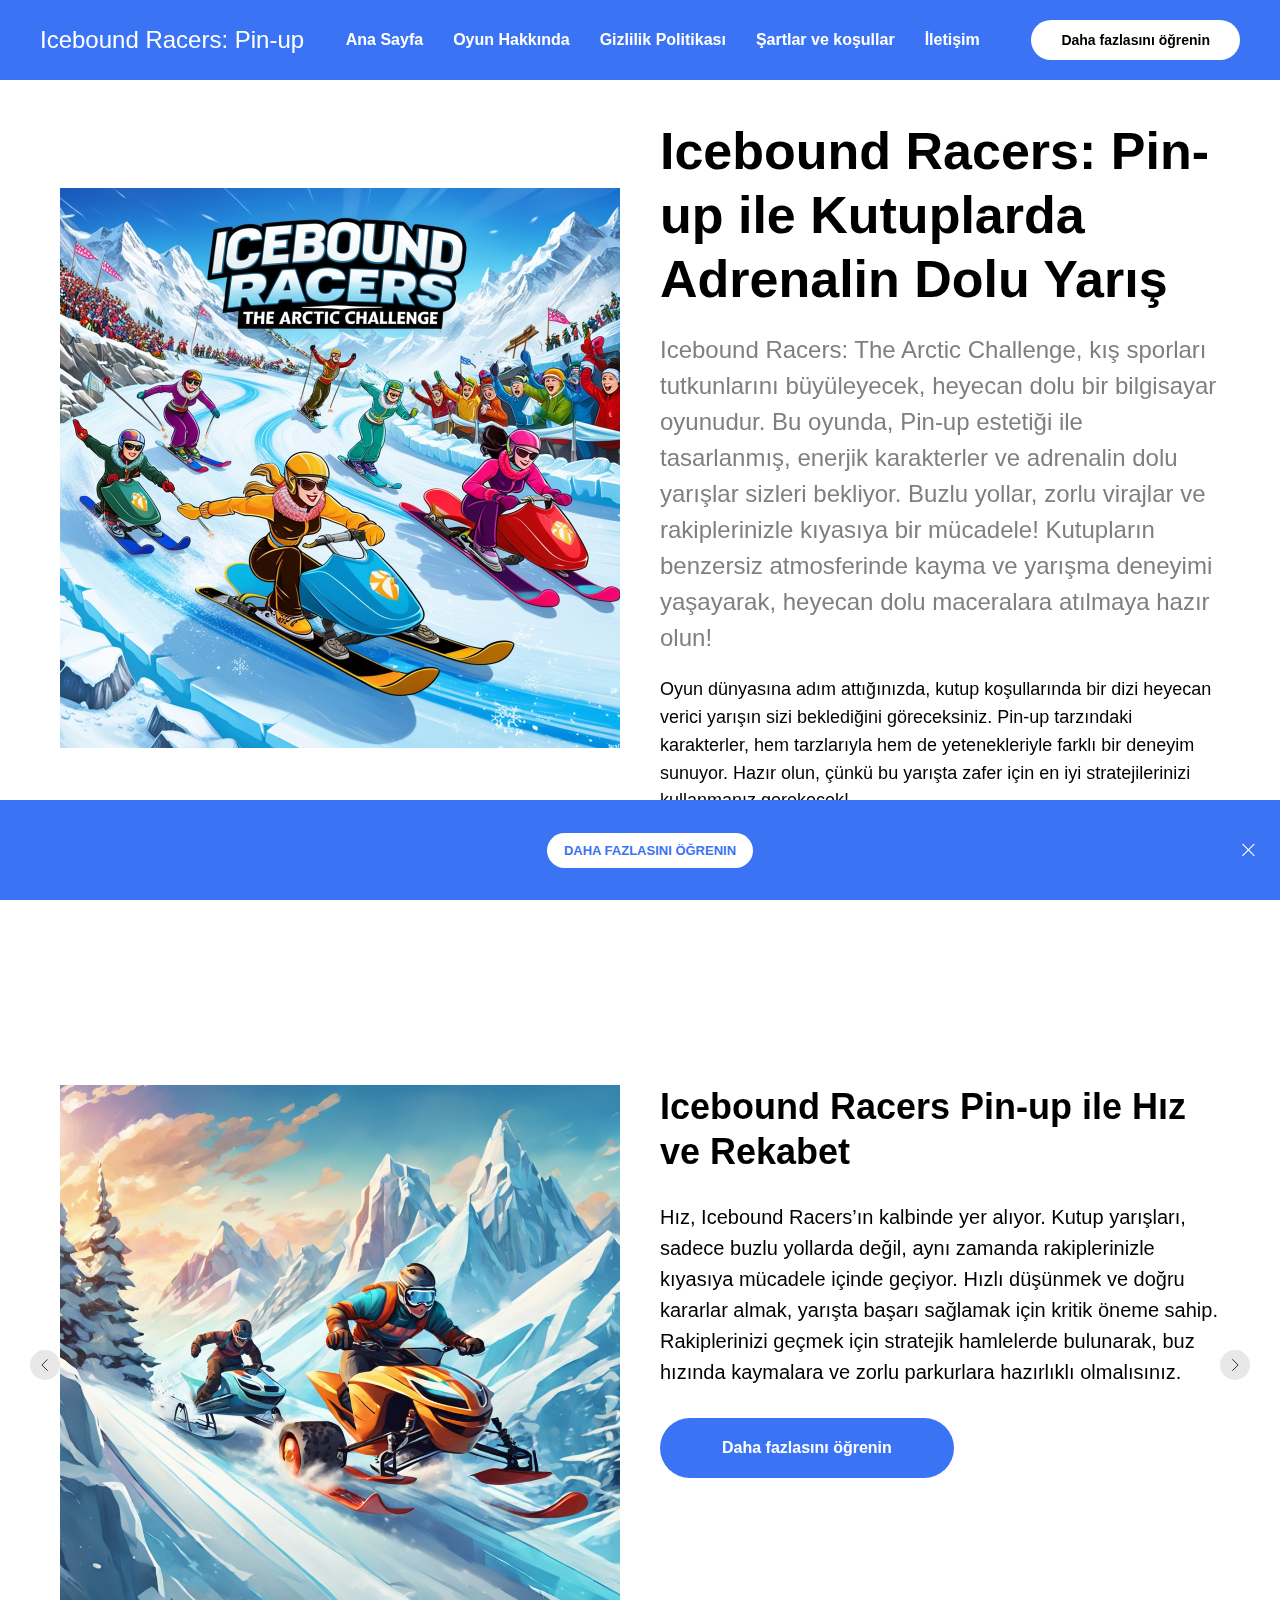
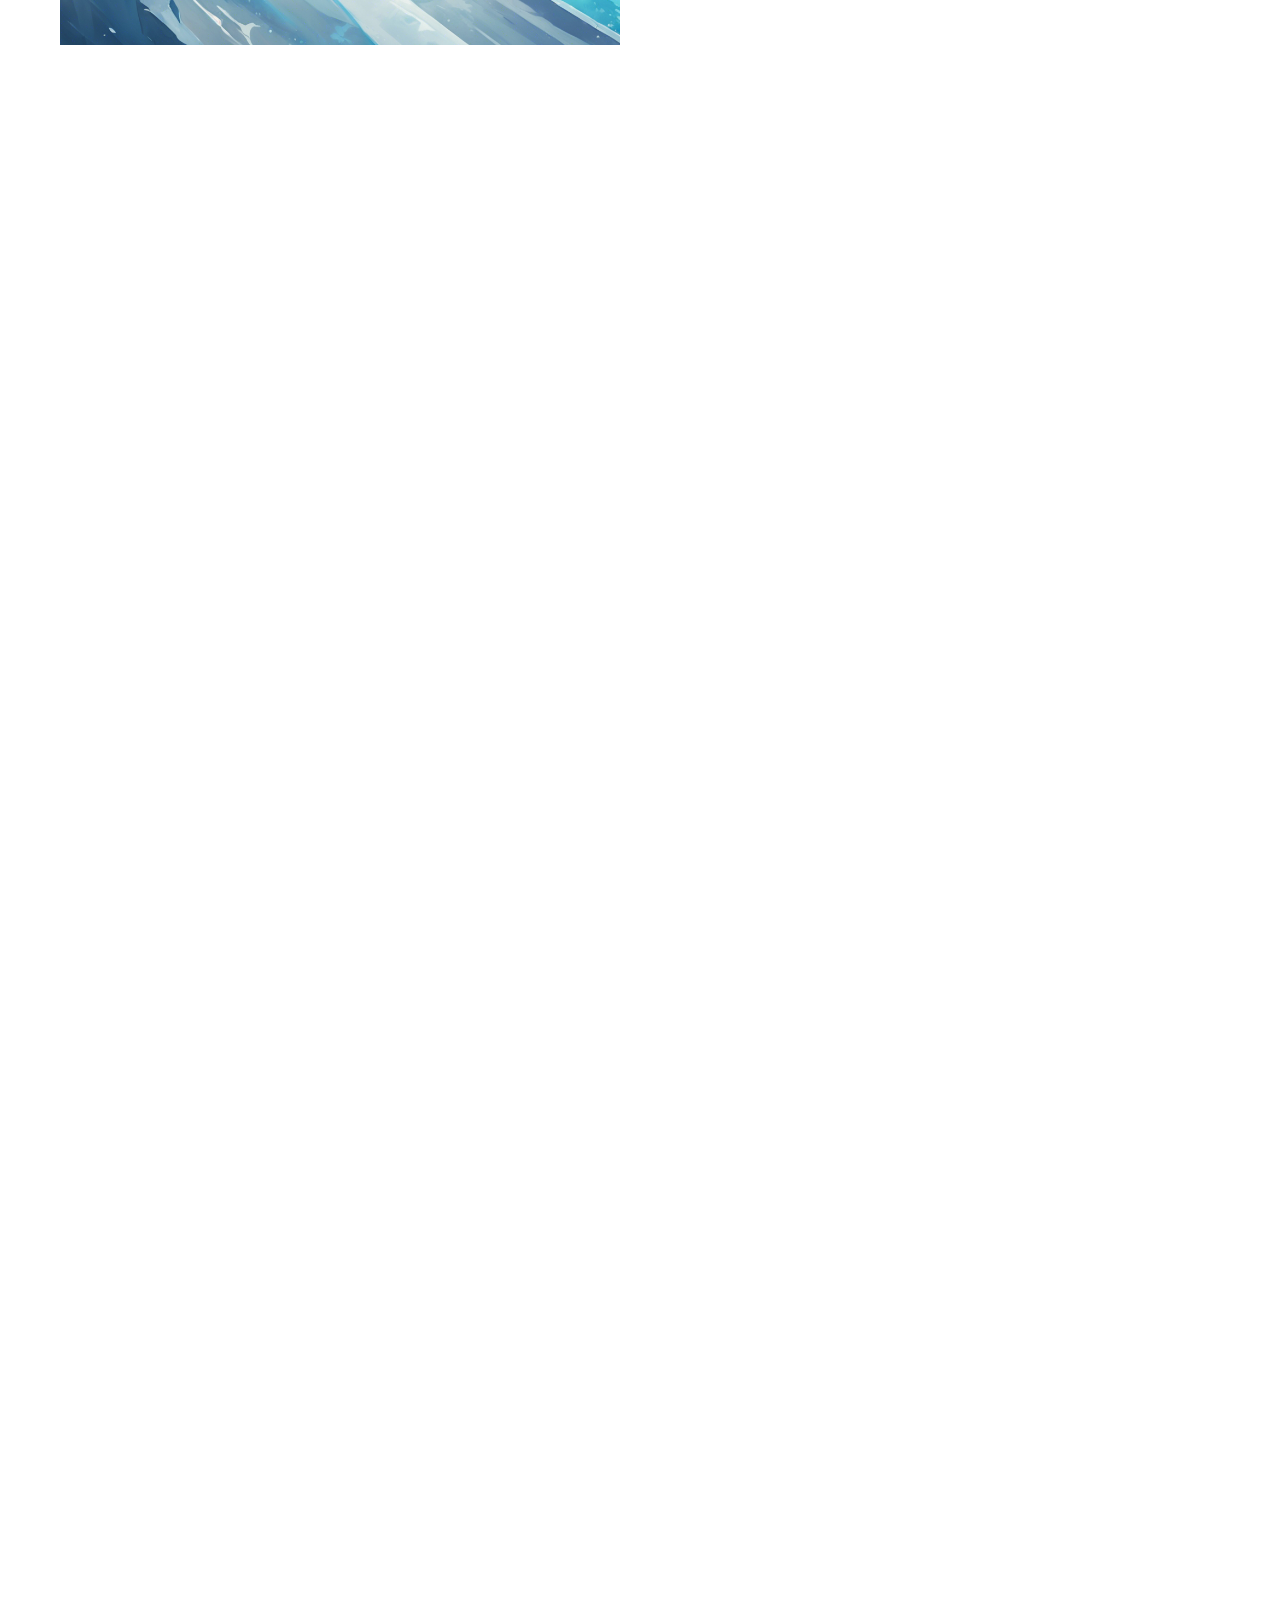
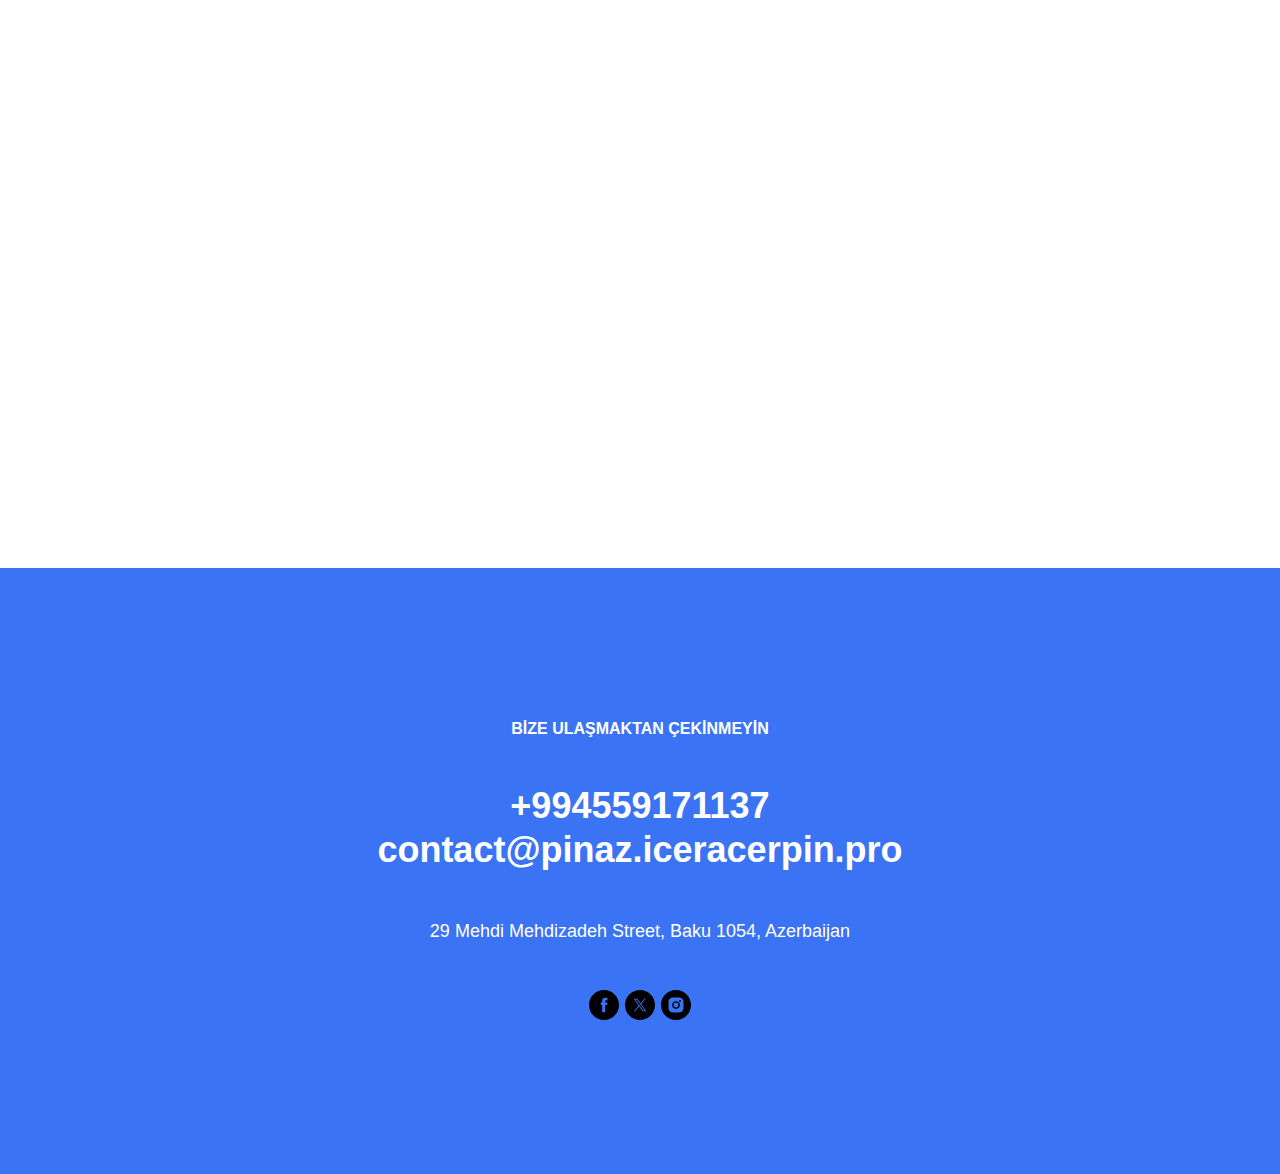
<file: index1.html>
<!DOCTYPE html>
<html>
<head>
    <meta charset="utf-8"/>
    <meta http-equiv="Content-Type" content="text/html; charset=utf-8"/>
    <meta name="viewport" content="width=device-width, initial-scale=1.0"/> <!--metatextblock--><title>Icebound Racers:
    Pin-up ile Kutuplarda Yarış Başlıyor!</title>
    <meta name="description"
          content="Icebound Racers: The Arctic Challenge, Pin-up temasıyla kış sporları tutkunlarını bir araya getiriyor. Adrenalin dolu yarışlar, sürükleyici grafikler ve kutup atmosferiyle bu oyunun tadını çıkarın!"/>
    <meta property="og:url" content="page55788171.html"/>
    <meta property="og:title" content="Icebound Racers: Pin-up ile Kutuplarda Yarış Başlıyor!"/>
    <meta property="og:description"
          content="Icebound Racers: The Arctic Challenge, Pin-up temasıyla kış sporları tutkunlarını bir araya getiriyor. Adrenalin dolu yarışlar, sürükleyici grafikler ve kutup atmosferiyle bu oyunun tadını çıkarın!"/>
    <meta property="og:type" content="website"/>
    <meta property="og:image" content="images/tild6232-3135-4063-a362-343364356461__4.png"/>
    <link rel="canonical" href="page55788171.html"><!--/metatextblock-->
    <meta name="format-detection" content="telephone=no"/>
    <meta http-equiv="x-dns-prefetch-control" content="on">
    <link rel="dns-prefetch" href="https://ws.tildacdn.com">
    <link rel="apple-touch-icon" sizes="180x180" href="favicon/apple-touch-icon.png">
    <link rel="icon" type="image/png" sizes="32x32" href="favicon/favicon-32x32.png">
    <link rel="icon" type="image/png" sizes="16x16" href="favicon/favicon-16x16.png">
    <link rel="manifest" href="favicon/site.webmanifest"><!-- Assets -->
    <script src="https://neo.tildacdn.com/js/tilda-fallback-1.0.min.js" async charset="utf-8"></script>
    <link rel="stylesheet" href="css/tilda-grid-3.0.min.css" type="text/css" media="all" onerror="this.loaderr='y';"/>
    <link rel="stylesheet" href="css/tilda-blocks-page55788171.min.css?t=1727862582" type="text/css" media="all"
          onerror="this.loaderr='y';"/>
    <link rel="stylesheet" href="css/tilda-animation-2.0.min.css" type="text/css" media="all"
          onerror="this.loaderr='y';"/>
    <link rel="stylesheet" href="css/tilda-slds-1.4.min.css" type="text/css" media="print" onload="this.media='all';"
          onerror="this.loaderr='y';"/>
    <noscript>
        <link rel="stylesheet" href="css/tilda-slds-1.4.min.css" type="text/css" media="all"/>
    </noscript>
    <link rel="stylesheet" href="css/tilda-zoom-2.0.min.css" type="text/css" media="print" onload="this.media='all';"
          onerror="this.loaderr='y';"/>
    <noscript>
        <link rel="stylesheet" href="css/tilda-zoom-2.0.min.css" type="text/css" media="all"/>
    </noscript>
    <link rel="stylesheet" href="css/fonts-tildasans.css" type="text/css" media="all" onerror="this.loaderr='y';"/>
    <script nomodule src="js/tilda-polyfill-1.0.min.js" charset="utf-8"></script>
    <script type="text/javascript">function t_onReady(func) {
        if (document.readyState != 'loading') {
            func();
        } else {
            document.addEventListener('DOMContentLoaded', func);
        }
    }

    function t_onFuncLoad(funcName, okFunc, time) {
        if (typeof window[funcName] === 'function') {
            okFunc();
        } else {
            setTimeout(function () {
                t_onFuncLoad(funcName, okFunc, time);
            }, (time || 100));
        }
    }

    function t_throttle(fn, threshhold, scope) {
        return function () {
            fn.apply(scope || this, arguments);
        };
    }</script>
    <script src="js/tilda-scripts-3.0.min.js" charset="utf-8" defer onerror="this.loaderr='y';"></script>
    <script src="js/tilda-blocks-page55788171.min.js?t=1727862582" charset="utf-8" async
            onerror="this.loaderr='y';"></script>
    <script src="js/lazyload-1.3.min.export.js" charset="utf-8" async onerror="this.loaderr='y';"></script>
    <script src="js/tilda-animation-2.0.min.js" charset="utf-8" async onerror="this.loaderr='y';"></script>
    <script src="js/tilda-menu-1.0.min.js" charset="utf-8" async onerror="this.loaderr='y';"></script>
    <script src="js/tilda-slds-1.4.min.js" charset="utf-8" async onerror="this.loaderr='y';"></script>
    <script src="js/hammer.min.js" charset="utf-8" async onerror="this.loaderr='y';"></script>
    <script src="js/tilda-paint-icons.min.js" charset="utf-8" async onerror="this.loaderr='y';"></script>
    <script src="js/tilda-zoom-2.0.min.js" charset="utf-8" async onerror="this.loaderr='y';"></script>
    <script src="js/tilda-skiplink-1.0.min.js" charset="utf-8" async onerror="this.loaderr='y';"></script>
    <script src="js/tilda-events-1.0.min.js" charset="utf-8" async onerror="this.loaderr='y';"></script>
    <script type="text/javascript">window.dataLayer = window.dataLayer || [];</script>
    <script type="text/javascript">(function () {
        if ((/bot|google|yandex|baidu|bing|msn|duckduckbot|teoma|slurp|crawler|spider|robot|crawling|facebook/i.test(navigator.userAgent)) === false && typeof (sessionStorage) != 'undefined' && sessionStorage.getItem('visited') !== 'y' && document.visibilityState) {
            var style = document.createElement('style');
            style.type = 'text/css';
            style.innerHTML = '@media screen and (min-width: 980px) {.t-records {opacity: 0;}.t-records_animated {-webkit-transition: opacity ease-in-out .2s;-moz-transition: opacity ease-in-out .2s;-o-transition: opacity ease-in-out .2s;transition: opacity ease-in-out .2s;}.t-records.t-records_visible {opacity: 1;}}';
            document.getElementsByTagName('head')[0].appendChild(style);

            function t_setvisRecs() {
                var alr = document.querySelectorAll('.t-records');
                Array.prototype.forEach.call(alr, function (el) {
                    el.classList.add("t-records_animated");
                });
                setTimeout(function () {
                    Array.prototype.forEach.call(alr, function (el) {
                        el.classList.add("t-records_visible");
                    });
                    sessionStorage.setItem("visited", "y");
                }, 400);
            }

            document.addEventListener('DOMContentLoaded', t_setvisRecs);
        }
    })();</script>
</head>
<body class="t-body" style="margin:0;"><div id="main"><!--allrecords-->
<div id="allrecords" data-tilda-export="yes" class="t-records" data-hook="blocks-collection-content-node"
     data-tilda-project-id="10709663" data-tilda-page-id="55788171"
     data-tilda-formskey="a55c0c751e1a899d7ce6ec4c10709663" data-tilda-cookie="no" data-tilda-lazy="yes"
     data-tilda-root-zone="one">
    <div id="rec805797419" class="r t-rec" style=" " data-animationappear="off" data-record-type="257"><!-- T228 -->
        <div id="nav805797419marker"></div>
        <div id="nav805797419" class="t228 t228__positionabsolute " style="background-color: rgba(59,115,245,1); "
             data-bgcolor-hex="#3b73f5" data-bgcolor-rgba="rgba(59,115,245,1)" data-navmarker="nav805797419marker"
             data-appearoffset="" data-bgopacity-two="" data-menushadow="" data-menushadow-css="" data-bgopacity="1"
             data-menu-items-align="center" data-menu="yes">
            <div class="t228__maincontainer " style="">
                <div class="t228__padding40px"></div>
                <div class="t228__leftside">
                    <div class="t228__leftcontainer">
                        <div class="t228__logo t-title" field="title">Icebound Racers: Pin-up</div>
                    </div>
                </div>
                <div class="t228__centerside ">
                    <nav class="t228__centercontainer">
                        <ul role="list" class="t228__list t-menu__list t228__list_hidden">
                            <li class="t228__list_item"
                                style="padding:0 15px 0 0;"><a class="t-menu__link-item"
                                                               href="index.html" data-menu-submenu-hook=""
                                                               data-menu-item-number="1"
                            >Ana Sayfa</a></li>
                            <li class="t228__list_item"
                                style="padding:0 15px;"><a class="t-menu__link-item"
                                                           href="#about" data-menu-submenu-hook="" data-menu-item-number="2"
                            >Oyun Hakkında</a></li>
                            <li class="t228__list_item"
                                style="padding:0 15px;"><a class="t-menu__link-item"
                                                           href="policy.html" data-menu-submenu-hook="" data-menu-item-number="3"
                            >Gizlilik Politikası</a></li>
                            <li class="t228__list_item"
                                style="padding:0 15px;"><a class="t-menu__link-item"
                                                           href="terms.html" data-menu-submenu-hook="" data-menu-item-number="4"
                            >Şartlar ve koşullar</a></li>
                            <li class="t228__list_item"
                                style="padding:0 0 0 15px;"><a class="t-menu__link-item"
                                                               href="#contact" data-menu-submenu-hook=""
                                                               data-menu-item-number="5"
                            >İletişim</a></li>
                        </ul>
                    </nav>
                </div>
                <div class="t228__rightside">
                    <div class="t228__rightcontainer">
                        <div class="t228__right_buttons">
                            <div class="t228__right_buttons_wrap">
                                <div class="t228__right_buttons_but"><a href="#" target="" class="t-btn t-btn_md "
                                                                        style="color:#000000;background-color:#ffffff;border-radius:20px; -moz-border-radius:20px; -webkit-border-radius:20px;"
                                                                        data-buttonfieldset="button"
                                >Daha fazlasını öğrenin</a></div>
                            </div>
                        </div>
                    </div>
                </div>
                <div class="t228__padding40px"></div>
            </div>
        </div>
        <style>@media screen and (max-width: 980px) {
          #rec805797419 .t228 {
            position: static;
          }
        }</style>
        <script>window.addEventListener('load', function () {
            t_onFuncLoad('t228_setWidth', function () {
                t228_setWidth('805797419');
            });
        });
        window.addEventListener('resize', t_throttle(function () {
            t_onFuncLoad('t228_setWidth', function () {
                t228_setWidth('805797419');
            });
            t_onFuncLoad('t_menu__setBGcolor', function () {
                t_menu__setBGcolor('805797419', '.t228');
            });
        }));
        t_onReady(function () {
            t_onFuncLoad('t_menu__highlightActiveLinks', function () {
                t_menu__highlightActiveLinks('.t228__list_item a');
            });
            t_onFuncLoad('t228__init', function () {
                t228__init('805797419');
            });
            t_onFuncLoad('t_menu__setBGcolor', function () {
                t_menu__setBGcolor('805797419', '.t228');
            });
            t_onFuncLoad('t_menu__interactFromKeyboard', function () {
                t_menu__interactFromKeyboard('805797419');
            });
            t_onFuncLoad('t228_setWidth', function () {
                t228_setWidth('805797419');
            });
        });</script>
        <!--[if IE 8]>
        <style>#rec805797419 .t228 {
            filter: progid:DXImageTransform.Microsoft.gradient(startColorStr='#D93b73f5', endColorstr='#D93b73f5');
        }</style><![endif]-->
        <style>#rec805797419 .t-menu__link-item {
        }

        @supports (overflow:-webkit-marquee) and (justify-content:inherit) {
          #rec805797419 .t-menu__link-item,
          #rec805797419 .t-menu__link-item.t-active {
            opacity: 1 !important;
          }
        }</style>
        <style> #rec805797419 .t228__leftcontainer a {
          color: #ffffff;
        }

        #rec805797419 a.t-menu__link-item {
          color: #ffffff;
          font-weight: 600;
        }

        #rec805797419 .t228__right_langs_lang a {
          color: #ffffff;
          font-weight: 600;
        }</style>
        <style> #rec805797419 .t228__logo {
          color: #ffffff;
        }</style>
    </div>
    <div id="rec805798190" class="r t-rec t-rec_pt_120 t-rec_pb_120" style="padding-top:120px;padding-bottom:120px; "
         data-record-type="193"><!-- T175 -->
        <div class="t175">
            <div class="t-container t-container_flex">
                <div class="t-col t-col_6 t-col_flex t-align_center"><img class="t175__img t-img"
                                                                          src="images/tild3536-3363-4061-b766-373566353337__-__empty__1.jpg"
                                                                          data-original="images/tild3536-3363-4061-b766-373566353337__1.jpg"
                                                                          imgfield="img"
                                                                          alt=""></div>
                <div class="t-col t-col_6 t-col_flex">
                    <div class="t175__textwrapper">
                        <div class="t175__title t-title t-title_md" field="title">Icebound Racers: Pin-up ile Kutuplarda
                            Adrenalin Dolu Yarış
                        </div>
                        <div class="t175__descr t-descr t-descr_xl" field="descr">Icebound Racers: The Arctic Challenge,
                            kış sporları tutkunlarını büyüleyecek, heyecan dolu bir bilgisayar oyunudur. Bu oyunda,
                            Pin-up estetiği ile tasarlanmış, enerjik karakterler ve adrenalin dolu yarışlar sizleri
                            bekliyor. Buzlu yollar, zorlu virajlar ve rakiplerinizle kıyasıya bir mücadele! Kutupların
                            benzersiz atmosferinde kayma ve yarışma deneyimi yaşayarak, heyecan dolu maceralara atılmaya
                            hazır olun!
                        </div>
                        <div class="t175__text t-text t-text_sm" field="text">Oyun dünyasına adım attığınızda, kutup
                            koşullarında bir dizi heyecan verici yarışın sizi beklediğini göreceksiniz. Pin-up
                            tarzındaki karakterler, hem tarzlarıyla hem de yetenekleriyle farklı bir deneyim sunuyor.
                            Hazır olun, çünkü bu yarışta zafer için en iyi stratejilerinizi kullanmanız gerekecek!
                        </div>
                    </div>
                </div>
            </div>
        </div>
    </div>
    <div id="rec805803823" class="r t-rec" style=" " data-animationappear="off" data-record-type="654"><!-- T654 -->
        <div class="t654 t654_closed t654_bottom t654__positionfixed "
             style="background-color: rgba(59,115,245,1); height:100px; " data-bgcolor-hex="#3b73f5"
             data-bgcolor-rgba="rgba(59,115,245,1)" data-appearoffset="" data-bgopacity-two="" data-menushadow=""
             data-menushadow-css="" data-bgopacity="1" data-storage-item="t654cookiename_10709663"
             data-storage-delta="10">
            <div class="t654__wrapper">
                <div class="t654__maincontainer " style="height:100px;">
                    <div class="t654__cell-container t654__cell-container_centered">
                        <div class="t-container_flex" style="justify-content: center;">
                            <div class="t-col_flex">
                                <div class="t654__text t-name t-descr_xxs" field="text"></div>
                            </div>
                            <div class="t654__btn-wrapper" style="padding-left:20px;"><a target=""
                                                                                         class="t654__btn t-btn t-btn_xs "
                                                                                         style="color:#3b73f5;background-color:#ffffff;border-radius:50px; -moz-border-radius:50px; -webkit-border-radius:50px;text-transform:uppercase;"
                                                                                         data-buttonfieldset="button"
                            >
                                <table role="presentation" style="width:100%; height:100%;">
                                    <tr>
                                        <td>Daha fazlasını öğrenin</td>
                                    </tr>
                                </table>
                            </a></div>
                        </div>
                    </div>
                    <button type="button" class="t654__close-button t654__icon-close" aria-label="Закрыть">
                        <svg role="presentation" width="13px" viewBox="0 0 23 23" version="1.1"
                             xmlns="http://www.w3.org/2000/svg" xmlns:xlink="http://www.w3.org/1999/xlink">
                            <desc>Close</desc>
                            <g stroke="none" stroke-width="1" fill="#fff" fill-rule="evenodd">
                                <rect transform="translate(11.313708, 11.313708) rotate(-45.000000) translate(-11.313708, -11.313708) "
                                      x="10.3137085" y="-3.6862915" width="2" height="30"></rect>
                                <rect transform="translate(11.313708, 11.313708) rotate(-315.000000) translate(-11.313708, -11.313708) "
                                      x="10.3137085" y="-3.6862915" width="2" height="30"></rect>
                            </g>
                        </svg>
                    </button>
                </div>
            </div>
        </div>
        <script>t_onFuncLoad('t654_setBg', function () {
            window.addEventListener('resize', t_throttle(function () {
                t654_setBg('805803823');
            }));
        });
        t_onReady(function () {
            t_onFuncLoad('t654_setBg', function () {
                t654_setBg('805803823');
            });
        });
        t_onReady(function () {
            t_onFuncLoad('t654_showPanel', function () {
                t654_showPanel('805803823');
            });
        });</script>
        <style> #rec805803823 .t654__text {
          color: #ffffff;
        }

        #rec805803823 .t654__btn-text {
          color: #ffffff;
        }</style>
    </div>
    <div id="rec805798330" class="r t-rec t-rec_pt_150 t-rec_pb_150" style="padding-top:150px;padding-bottom:150px; "
         data-record-type="801"><!-- T801 -->
        <div class="t801 t801__witharrows">
            <div class="t-slds" style="visibility: hidden;" aria-roledescription="carousel" aria-label="Слайдер">
                <div class="t-slds__main t-container">
                    <ul role="list" class="t-slds__arrow_container">
                        <li class="t-slds__arrow_wrapper t-slds__arrow_wrapper-left" data-slide-direction="left">
                            <button
                                    type="button"
                                    class="t-slds__arrow t-slds__arrow-left t-slds__arrow-withbg"
                                    aria-controls="carousel_805798330"
                                    aria-disabled="false"
                                    aria-label="Предыдущий слайд"
                                    style="width: 30px; height: 30px;background-color: rgba(232,232,232,1);">
                                <div class="t-slds__arrow_body t-slds__arrow_body-left" style="width: 7px;">
                                    <svg role="presentation" focusable="false" style="display: block"
                                         viewBox="0 0 7.3 13" xmlns="http://www.w3.org/2000/svg"
                                         xmlns:xlink="http://www.w3.org/1999/xlink">
                                        <polyline
                                                fill="none"
                                                stroke="#222222"
                                                stroke-linejoin="butt"
                                                stroke-linecap="butt"
                                                stroke-width="1"
                                                points="0.5,0.5 6.5,6.5 0.5,12.5"
                                        />
                                    </svg>
                                </div>
                            </button>
                        </li>
                        <li class="t-slds__arrow_wrapper t-slds__arrow_wrapper-right" data-slide-direction="right">
                            <button
                                    type="button"
                                    class="t-slds__arrow t-slds__arrow-right t-slds__arrow-withbg"
                                    aria-controls="carousel_805798330"
                                    aria-disabled="false"
                                    aria-label="Следующий слайд"
                                    style="width: 30px; height: 30px;background-color: rgba(232,232,232,1);">
                                <div class="t-slds__arrow_body t-slds__arrow_body-right" style="width: 7px;">
                                    <svg role="presentation" focusable="false" style="display: block"
                                         viewBox="0 0 7.3 13" xmlns="http://www.w3.org/2000/svg"
                                         xmlns:xlink="http://www.w3.org/1999/xlink">
                                        <polyline
                                                fill="none"
                                                stroke="#222222"
                                                stroke-linejoin="butt"
                                                stroke-linecap="butt"
                                                stroke-width="1"
                                                points="0.5,0.5 6.5,6.5 0.5,12.5"
                                        />
                                    </svg>
                                </div>
                            </button>
                        </li>
                    </ul>
                    <div class="t-slds__container">
                        <div
                                class="t-slds__items-wrapper t-slds_animated-none"
                                id="carousel_805798330" data-slider-transition="300" data-slider-with-cycle="true"
                                data-slider-correct-height="true" data-auto-correct-mobile-width="false"
                                aria-roledescription="carousel"
                                aria-live="off"
                        >
                            <div class="t-slds__item t-slds__item_active" data-slide-index="1"
                                 role="group"
                                 aria-roledescription="slide"
                                 aria-hidden="false"
                                 aria-label="1 из 2"
                            >
                                <div class="t-container">
                                    <div class="t-col t-col_6 t801__centeredsection" itemscope
                                         itemtype="http://schema.org/ImageObject"><img class="t-slds__img t-img"
                                                                                       src="images/tild6233-3336-4038-b535-643064613266__-__empty__2.png"
                                                                                       data-original="images/tild6233-3336-4038-b535-643064613266__2.png"
                                                                                       alt="Icebound Racers Pin-up ile Hız ve Rekabet"
                                    ></div>
                                    <div class="t-col t-col_6 ">
                                        <div class="t801__title t-title t-title_xxs" field="li_title__7843426411710">
                                            Icebound Racers Pin-up ile Hız ve Rekabet
                                        </div>
                                        <div class="t-text t-text_md" field="li_text__7843426411710">Hız, Icebound
                                            Racers’ın kalbinde yer alıyor. Kutup yarışları, sadece buzlu yollarda değil,
                                            aynı zamanda rakiplerinizle kıyasıya mücadele içinde geçiyor. Hızlı düşünmek
                                            ve doğru kararlar almak, yarışta başarı sağlamak için kritik öneme sahip.
                                            Rakiplerinizi geçmek için stratejik hamlelerde bulunarak, buz hızında
                                            kaymalara ve zorlu parkurlara hazırlıklı olmalısınız.
                                        </div>
                                        <a href="#" target="" class="t-btn t-btn_md t801__button "
                                           style="color:#ffffff;background-color:#3b73f5;border-radius:30px; -moz-border-radius:30px; -webkit-border-radius:30px;"
                                           data-buttonfieldset="li_button" data-lid="7843426411710"
                                        >
                                            <table role="presentation" style="width:100%; height:100%;">
                                                <tr>
                                                    <td>Daha fazlasını öğrenin</td>
                                                </tr>
                                            </table>
                                        </a></div>
                                </div>
                            </div>
                            <div class="t-slds__item" data-slide-index="2"
                                 role="group"
                                 aria-roledescription="slide"
                                 aria-hidden="true"
                                 aria-label="2 из 2"
                            >
                                <div class="t-container">
                                    <div class="t-col t-col_6 t801__centeredsection" itemscope
                                         itemtype="http://schema.org/ImageObject"><img class="t-slds__img t-img"
                                                                                       src="images/tild3339-3939-4338-a431-326332623962__-__empty__3.png"
                                                                                       data-original="images/tild3339-3939-4338-a431-326332623962__3.png"
                                                                                       alt="Icebound Racers Pin-up Atmosferinde Kutup Macerası"
                                    ></div>
                                    <div class="t-col t-col_6 ">
                                        <div class="t801__title t-title t-title_xxs" field="li_title__7843426411711">
                                            Icebound Racers Pin-up Atmosferinde Kutup Macerası
                                        </div>
                                        <div class="t-text t-text_md" field="li_text__7843426411711">Icebound Racers,
                                            hem tek oyunculu hem de çok oyunculu mod seçenekleri sunarak,
                                            arkadaşlarınızla birlikte yarışma imkanı tanıyor. Arkadaşlarınızla
                                            düzenleyeceğiniz yarışlar, rekabetin yanı sıra eğlenceli anlar da
                                            oluşturacak. Pin-up temalı karakterlerinizi kullanarak, eğlenceli ve enerjik
                                            bir atmosfer eşliğinde zafer için mücadele edin.<br/><br/>Oyun içi ödüller,
                                            kazandıkça açılacak ve karakterlerinizi özelleştirmenize yardımcı olacaktır.
                                            Pin-up tarzında tasarlanmış özel kostümler ve ekipmanlar, sizi diğer
                                            yarışçılardan farklı kılacak ve oyunun görsel estetiğini artıracaktır.
                                        </div>
                                        <a href="#" target="" class="t-btn t-btn_md t801__button "
                                           style="color:#ffffff;background-color:#3b73f5;border-radius:30px; -moz-border-radius:30px; -webkit-border-radius:30px;"
                                           data-buttonfieldset="li_button" data-lid="7843426411711"
                                        >
                                            <table role="presentation" style="width:100%; height:100%;">
                                                <tr>
                                                    <td>Daha fazlasını öğrenin</td>
                                                </tr>
                                            </table>
                                        </a></div>
                                </div>
                            </div>
                        </div>
                    </div>
                </div>
            </div>
            <script>t_onReady(function () {
                t_onFuncLoad('t_sldsInit', function () {
                    t_sldsInit('805798330', {});
                });
            });</script>
            <style>#rec805798330 .t-slds__bullet_active .t-slds__bullet_body {
              background-color: #222 !important;
            }

            #rec805798330 .t-slds__bullet:hover .t-slds__bullet_body {
              background-color: #222 !important;
            }</style>
        </div>
        <script>var wrapperBlock = document.querySelector('#rec805798330 .t801');
        if (wrapperBlock) {
            wrapperBlock.addEventListener('displayChanged', function () {
                t_onFuncLoad('t_slds_updateSlider', function () {
                    t_slds_updateSlider('805798330');
                });
                t_onFuncLoad('t_slds_positionArrows', function () {
                    t_slds_positionArrows('805798330');
                });
            });
        }</script>
    </div>
    <div id="rec805801651" class="r t-rec t-rec_pt_150 t-rec_pb_150" style="padding-top:150px;padding-bottom:150px; "
         data-record-type="1115"><!-- t1115 -->
        <div class="t1115" id="about">
            <div class="t-container t-container_flex t1115__container_vmiddle">
                <div class="t-col t-col_6">
                    <div class="t1115__content">
                        <div class="t1115__textwrapper t-align_left"><h1
                                class="t1115__title t-title t-title_xs"
                                field="btitle"
                        >Pin-up ile Eğlence ve Kazanma Stratejileri</h1></div>
                        <ul role="list" class="t1115__features t1115__features_column-2">
                            <li class="t1115__feature t1115__feature_icon-left t-item"
                            >
                                <div class="t1115__feature-icon-wrap"><img class="t1115__feature-img t-img"
                                                                           src="images/lib__icons__bullets__check5.svg"
                                                                           imgfield="li_img__9367785390470"
                                                                           data-original="images/lib__icons__bullets__check5.svg"
                                                                           data-color="#1f5bff"
                                                                           style=""
                                                                           alt=""></div>
                                <div class="t1115__feature-text-wrap"><h3 class="t1115__feature-title t-name t-name_md"
                                                                          field="li_title__9367785390470">Karakter
                                    Seçimi</h3>
                                    <div class="t1115__feature-descr t-descr t-descr_sm"
                                         field="li_descr__9367785390470">Hangi Pin-up karakterinin yarış stratejinize
                                        uygun olduğu konusunda dikkatli kararlar alın. Her karakterin kendine has
                                        özellikleri bulunmaktadır.<br/><br/></div>
                                </div>
                            </li>
                            <li class="t1115__feature t1115__feature_icon-left t-item"
                            >
                                <div class="t1115__feature-icon-wrap"><img class="t1115__feature-img t-img"
                                                                           src="images/lib__icons__bullets__check5.svg"
                                                                           imgfield="li_img__9367785390471"
                                                                           data-original="images/lib__icons__bullets__check5.svg"
                                                                           data-color="#1f5bff"
                                                                           style=""
                                                                           alt=""></div>
                                <div class="t1115__feature-text-wrap"><h3 class="t1115__feature-title t-name t-name_md"
                                                                          field="li_title__9367785390471">Parkurları
                                    Öğrenme</h3>
                                    <div class="t1115__feature-descr t-descr t-descr_sm"
                                         field="li_descr__9367785390471">Parkurlar, farklı zorluklar ve engeller
                                        barındırır. Bu nedenle, parkurların detaylarını öğrenmeli ve stratejinizi
                                        geliştirmelisiniz.
                                    </div>
                                </div>
                            </li>
                            <li class="t1115__feature t1115__feature_icon-left t-item"
                            >
                                <div class="t1115__feature-icon-wrap"><img class="t1115__feature-img t-img"
                                                                           src="images/lib__icons__bullets__check5.svg"
                                                                           imgfield="li_img__1727858581812"
                                                                           data-original="images/lib__icons__bullets__check5.svg"
                                                                           data-color="#1f5bff"
                                                                           style=""
                                                                           alt=""></div>
                                <div class="t1115__feature-text-wrap"><h3 class="t1115__feature-title t-name t-name_md"
                                                                          field="li_title__1727858581812">Refleks
                                    Geliştirme</h3>
                                    <div class="t1115__feature-descr t-descr t-descr_sm"
                                         field="li_descr__1727858581812">Hızlı karar verme yeteneği ve iyi refleksler,
                                        yarışlarda kazanan olmak için gereklidir. Bunun için eğitim modlarını
                                        kullanabilirsiniz.
                                    </div>
                                </div>
                            </li>
                            <li class="t1115__feature t1115__feature_icon-left t-item"
                            >
                                <div class="t1115__feature-icon-wrap"><img class="t1115__feature-img t-img"
                                                                           src="images/lib__icons__bullets__check5.svg"
                                                                           imgfield="li_img__1727858583776"
                                                                           data-original="images/lib__icons__bullets__check5.svg"
                                                                           data-color="#1f5bff"
                                                                           style=""
                                                                           alt=""></div>
                                <div class="t1115__feature-text-wrap"><h3 class="t1115__feature-title t-name t-name_md"
                                                                          field="li_title__1727858583776">Arkadaşlarla
                                    Yarışma</h3>
                                    <div class="t1115__feature-descr t-descr t-descr_sm"
                                         field="li_descr__1727858583776">Çok oyunculu modda, arkadaşlarınızla birlikte
                                        yarışarak eğlenceli vakit geçirin. Bu, rekabet duygusunu artıracak ve daha da
                                        motive olmanızı sağlayacaktır.
                                    </div>
                                </div>
                            </li>
                        </ul>
                        <div class="t1115__buttons"><a href="#"
                                                       target=""
                                                       class="t1115__button t-btn t-btn_md"
                                                       style="color:#ffffff;background-color:#1f5bff;border-radius:30px; -moz-border-radius:30px; -webkit-border-radius:30px;"
                                                       data-buttonfieldset="button"
                        ><span>Daha fazlasını öğrenin</span></a></div>
                    </div>
                </div>
                <div class="t-col t-col_6 t1115__col-bottom"><img class="t1115__image t-img"
                                                                  imgfield="img5"
                                                                  alt=""
                                                                  src="images/tild3731-6162-4638-a634-336334353736__-__empty__5.jpg"
                                                                  data-original="images/tild3731-6162-4638-a634-336334353736__5.jpg"
                ></div>
            </div>
        </div>
        <script>t_onReady(function () {
            t_onFuncLoad('t__paintIcons', function () {
                t__paintIcons('805801651', '.t1115__feature-img, .t1115__feature-bgimg');
            });
        });</script>
    </div>
    <div id="rec805798471" class="r t-rec t-rec_pt_135 t-rec_pb_135" style="padding-top:135px;padding-bottom:135px; "
         data-record-type="799"><!-- T799 -->
        <div class="t799">
            <div class="t-container">
                <div class="t-col t-col_4 t799-col_top">
                    <div class="t799__title t-heading t-heading_sm" field="title">Pin-up ile Yarışmanın Heyecanı</div>
                    <div class="t799__text t-text t-text_md" field="text">cebound Racers, sadece bir bilgisayar oyunu
                        değil, aynı zamanda görsel bir sanat eseridir. Pin-up tarzında tasarlanmış karakterler ve çekici
                        arka planlar, oyuncuları nostaljik bir yolculuğa çıkaracak. Eğlenceli müzikler ve güçlü ses
                        efektleri ile bu dünyaya daha da fazla kapılacaksınız.<br/><br/>Kutup atmosferi, kar ve buzun
                        cenneti olan bu oyun, kış sporları deneyiminizi daha da etkileyecek. Heyecan dolu yarışlar,
                        unutulmaz anlar ve kazananlar için Pin-up tarzında ödüllerle dolu bir serüvene hazır olun!
                    </div>
                    <a href="#" target="" class="t-btn t-btn_md t799__button "
                       style="color:#ffffff;background-color:#1f5bff;border-radius:30px; -moz-border-radius:30px; -webkit-border-radius:30px;"
                       data-buttonfieldset="button"
                    >
                        <table role="presentation" style="width:100%; height:100%;">
                            <tr>
                                <td>Daha fazlasını öğrenin</td>
                            </tr>
                        </table>
                    </a></div>
                <div class="t-col t-col_8 ">
                    <div class="t-slds" style="visibility: hidden;">
                        <ul class="t-slds__arrow_container ">
                            <li class="t-slds__arrow_wrapper t-slds__arrow_wrapper-left" data-slide-direction="left">
                                <button
                                        type="button"
                                        class="t-slds__arrow t-slds__arrow-left t-slds__arrow-withbg"
                                        aria-controls="carousel_805798471"
                                        aria-disabled="false"
                                        aria-label="Предыдущий слайд"
                                        style="width: 30px; height: 30px;background-color: rgba(255,255,255,1);">
                                    <div class="t-slds__arrow_body t-slds__arrow_body-left" style="width: 7px;">
                                        <svg role="presentation" focusable="false" style="display: block"
                                             viewBox="0 0 7.3 13" xmlns="http://www.w3.org/2000/svg"
                                             xmlns:xlink="http://www.w3.org/1999/xlink">
                                            <polyline
                                                    fill="none"
                                                    stroke="#222222"
                                                    stroke-linejoin="butt"
                                                    stroke-linecap="butt"
                                                    stroke-width="1"
                                                    points="0.5,0.5 6.5,6.5 0.5,12.5"
                                            />
                                        </svg>
                                    </div>
                                </button>
                            </li>
                            <li class="t-slds__arrow_wrapper t-slds__arrow_wrapper-right" data-slide-direction="right">
                                <button
                                        type="button"
                                        class="t-slds__arrow t-slds__arrow-right t-slds__arrow-withbg"
                                        aria-controls="carousel_805798471"
                                        aria-disabled="false"
                                        aria-label="Следующий слайд"
                                        style="width: 30px; height: 30px;background-color: rgba(255,255,255,1);">
                                    <div class="t-slds__arrow_body t-slds__arrow_body-right" style="width: 7px;">
                                        <svg role="presentation" focusable="false" style="display: block"
                                             viewBox="0 0 7.3 13" xmlns="http://www.w3.org/2000/svg"
                                             xmlns:xlink="http://www.w3.org/1999/xlink">
                                            <polyline
                                                    fill="none"
                                                    stroke="#222222"
                                                    stroke-linejoin="butt"
                                                    stroke-linecap="butt"
                                                    stroke-width="1"
                                                    points="0.5,0.5 6.5,6.5 0.5,12.5"
                                            />
                                        </svg>
                                    </div>
                                </button>
                            </li>
                        </ul>
                        <div class="t-slds__container">
                            <div class="t-slds__items-wrapper t-slds__witharrows t-slds_animated-none"
                                 id="carousel_805798471" data-slider-transition="300" data-slider-with-cycle="true"
                                 data-slider-correct-height="true" data-auto-correct-mobile-width="false"
                                 aria-roledescription="carousel"
                                 aria-live="off"
                            >
                                <div class="t-slds__item t-slds__item_active" data-slide-index="1"
                                     role="group"
                                     aria-roledescription="slide"
                                     aria-hidden="false"
                                     aria-label="1 из 3"
                                >
                                    <div class="t-margin_auto" itemscope itemtype="http://schema.org/ImageObject">
                                        <div class="t-slds__wrapper t-align_center">
                                            <meta itemprop="image"
                                                  content="images/tild6537-3036-4732-b332-363937383338__6.jpg">
                                            <div class="t799__imgwrapper" bgimgfield="gi_img__0" data-zoom-target="0"
                                                 data-zoomable="yes"
                                                 data-img-zoom-url="images/tild6537-3036-4732-b332-363937383338__6.jpg">
                                                <div class="t-slds__bgimg t-bgimg"
                                                     data-original="images/tild6537-3036-4732-b332-363937383338__6.jpg"
                                                     style="background-image: url('images/tild6537-3036-4732-b332-363937383338__-__resizeb__20x__6.jpg');"
                                                ></div>
                                                <div class="t799__separator"></div>
                                            </div>
                                        </div>
                                    </div>
                                </div>
                                <div class="t-slds__item" data-slide-index="2"
                                     role="group"
                                     aria-roledescription="slide"
                                     aria-hidden="true"
                                     aria-label="2 из 3"
                                >
                                    <div class="t-margin_auto" itemscope itemtype="http://schema.org/ImageObject">
                                        <div class="t-slds__wrapper t-align_center">
                                            <meta itemprop="image"
                                                  content="images/tild6136-6538-4461-a333-613939306163__7.png">
                                            <div class="t799__imgwrapper" bgimgfield="gi_img__1" data-zoom-target="1"
                                                 data-zoomable="yes"
                                                 data-img-zoom-url="images/tild6136-6538-4461-a333-613939306163__7.png">
                                                <div class="t-slds__bgimg t-bgimg"
                                                     data-original="images/tild6136-6538-4461-a333-613939306163__7.png"
                                                     style="background-image: url('images/tild6136-6538-4461-a333-613939306163__-__resizeb__20x__7.png');"
                                                ></div>
                                                <div class="t799__separator"></div>
                                            </div>
                                        </div>
                                    </div>
                                </div>
                                <div class="t-slds__item" data-slide-index="3"
                                     role="group"
                                     aria-roledescription="slide"
                                     aria-hidden="true"
                                     aria-label="3 из 3"
                                >
                                    <div class="t-margin_auto" itemscope itemtype="http://schema.org/ImageObject">
                                        <div class="t-slds__wrapper t-align_center">
                                            <meta itemprop="image"
                                                  content="images/tild3138-3761-4566-b763-363838313739__8.png">
                                            <div class="t799__imgwrapper" bgimgfield="gi_img__2" data-zoom-target="2"
                                                 data-zoomable="yes"
                                                 data-img-zoom-url="images/tild3138-3761-4566-b763-363838313739__8.png">
                                                <div class="t-slds__bgimg t-bgimg"
                                                     data-original="images/tild3138-3761-4566-b763-363838313739__8.png"
                                                     style="background-image: url('images/tild3138-3761-4566-b763-363838313739__-__resizeb__20x__8.png');"
                                                ></div>
                                                <div class="t799__separator"></div>
                                            </div>
                                        </div>
                                    </div>
                                </div>
                            </div>
                            <ul class="t-slds__bullet_wrapper">
                                <li class="t-slds__bullet t-slds__bullet_active" data-slide-bullet-for="1">
                                    <button
                                            type="button"
                                            class="t-slds__bullet_body"
                                            aria-label="Перейти к слайду 1"
                                            aria-current="true"
                                            style="background-color: #ebebeb;"></button>
                                </li>
                                <li class="t-slds__bullet " data-slide-bullet-for="2">
                                    <button
                                            type="button"
                                            class="t-slds__bullet_body"
                                            aria-label="Перейти к слайду 2"
                                            style="background-color: #ebebeb;"></button>
                                </li>
                                <li class="t-slds__bullet " data-slide-bullet-for="3">
                                    <button
                                            type="button"
                                            class="t-slds__bullet_body"
                                            aria-label="Перейти к слайду 3"
                                            style="background-color: #ebebeb;"></button>
                                </li>
                            </ul>
                        </div>
                    </div>
                </div>
            </div>
        </div>
        <script>t_onReady(function () {
            var rec = document.getElementById('rec805798471');
            if (!rec) return;
            t_onFuncLoad('t_sldsInit', function () {
                t_sldsInit('805798471');
            });
            var wrapperBlock = rec.querySelector('.t799');
            if (wrapperBlock) {
                wrapperBlock.addEventListener('displayChanged', function () {
                    t_onFuncLoad('t_slds_updateSlider', function () {
                        t_slds_updateSlider('805798471');
                    });
                    t_onFuncLoad('t_slds_positionArrows', function () {
                        t_slds_positionArrows('805798471');
                    });
                });
            }
        });</script>
        <style type="text/css">#rec805798471 .t-slds__bullet_active .t-slds__bullet_body {
          background-color: #222 !important;
        }

        #rec805798471 .t-slds__bullet:hover .t-slds__bullet_body {
          background-color: #222 !important;
        }

        #rec805798471 .t-slds__bullet_body:focus-visible {
          background-color: #222 !important;
        }</style>
    </div>
    <div id="rec805841369" class="r t-rec t-rec_pt_150 t-rec_pb_150"
         style="padding-top:150px;padding-bottom:150px;background-color:#3b73f5; " data-record-type="551"
         data-bg-color="#3b73f5"><!-- t551-->
        <div class="t551" id="contact">
            <div class="t-container">
                <div class="t-col t-col_6 t-prefix_3 t-align_center">
                    <div class="t551__title t-name t-name_xs" field="title" data-animate-order="1">BİZE ULAŞMAKTAN
                        ÇEKİNMEYİN
                    </div>
                    <div class="t551__contacts t-title t-title_xxs" field="text" data-animate-order="2"
                         data-animate-delay="0.3"><span
                            style="color: rgb(255, 255, 255);">+994559171137</span><br/><span
                            style="color: rgb(255, 255, 255);">contact@pinaz.iceracerpin.pro</span></div>
                    <div class="t551__address t-text t-text_sm" field="text2" data-animate-order="3"
                         data-animate-delay="0.3"><span style="color: rgb(255, 255, 255);">29 Mehdi Mehdizadeh Street, Baku 1054, Azerbaijan</span>
                    </div>
                    <div class="t-sociallinks">
                        <ul role="list" class="t-sociallinks__wrapper" aria-label="Social media links">
                            <!-- new soclinks -->
                            <li class="t-sociallinks__item t-sociallinks__item_facebook"><a href="#"
                                                                                            target="_blank"
                                                                                            rel="nofollow"
                                                                                            aria-label="facebook"
                                                                                            style="width: 30px; height: 30px;">
                                <svg class="t-sociallinks__svg" role="presentation" width=30px height=30px
                                     viewBox="0 0 100 100" fill="none" xmlns="http://www.w3.org/2000/svg">
                                    <path fill-rule="evenodd" clip-rule="evenodd"
                                          d="M50 100c27.6142 0 50-22.3858 50-50S77.6142 0 50 0 0 22.3858 0 50s22.3858 50 50 50Zm3.431-73.9854c-2.5161.0701-5.171.6758-7.0464 2.4577-1.5488 1.4326-2.329 3.5177-2.5044 5.602-.0534 1.4908-.0458 2.9855-.0382 4.4796.0058 1.1205.0115 2.2407-.0085 3.3587-.6888.005-1.3797.0036-2.0709.0021-.9218-.0019-1.8441-.0038-2.7626.0096 0 .8921.0013 1.7855.0026 2.6797.0026 1.791.0052 3.5853-.0026 5.3799.9185.0134 1.8409.0115 2.7627.0096.6912-.0015 1.382-.0029 2.0708.0021.0155 3.5565.0127 7.1128.0098 10.669-.0036 4.4452-.0072 8.8903.0252 13.3354 1.8903-.0134 3.7765-.0115 5.6633-.0095 1.4152.0014 2.8306.0028 4.2484-.0022.0117-4.0009.0088-7.9986.0058-11.9963-.0029-3.9979-.0058-7.9957.0059-11.9964.9533-.005 1.9067-.0036 2.86-.0021 1.2713.0019 2.5425.0038 3.8137-.0096.396-2.679.7335-5.3814.9198-8.0947-1.2576-.0058-2.5155-.0058-3.7734-.0058-1.2578 0-2.5157 0-3.7734-.0059 0-.4689-.0007-.9378-.0014-1.4066-.0022-1.4063-.0044-2.8123.0131-4.2188.198-1.0834 1.3158-1.9104 2.3992-1.8403h5.1476c.0117-2.8069.0117-5.602 0-8.4089-.6636 0-1.3273-.0007-1.9911-.0014-1.9915-.0022-3.9832-.0044-5.975.0131Z"
                                          fill="#000000"/>
                                </svg>
                            </a></li>&nbsp;<li class="t-sociallinks__item t-sociallinks__item_twitter"><a
                                href="#" target="_blank" rel="nofollow" aria-label="twitter"
                                style="width: 30px; height: 30px;">
                            <svg class="t-sociallinks__svg" role="presentation" xmlns="http://www.w3.org/2000/svg"
                                 width=30px height=30px viewBox="0 0 48 48">
                                <g clip-path="url(#clip0_3697_102)">
                                    <path fill-rule="evenodd" clip-rule="evenodd"
                                          d="M24 48C37.2548 48 48 37.2548 48 24C48 10.7452 37.2548 0 24 0C10.7452 0 0 10.7452 0 24C0 37.2548 10.7452 48 24 48ZM33.3482 14L25.9027 22.4686H25.9023L34 34H28.0445L22.5915 26.2348L15.7644 34H14L21.8082 25.1193L14 14H19.9555L25.119 21.3532L31.5838 14H33.3482ZM22.695 24.1101L23.4861 25.2173V25.2177L28.8746 32.7594H31.5847L24.9813 23.5172L24.1902 22.4099L19.1103 15.2997H16.4002L22.695 24.1101Z"
                                          fill="#000000"/>
                                </g>
                                <defs>
                                    <clipPath id="clip0_3697_102">
                                        <rect width="48" height="48" fill="white"/>
                                    </clipPath>
                                </defs>
                            </svg>
                        </a></li>&nbsp;<li class="t-sociallinks__item t-sociallinks__item_instagram"><a
                                href="#" target="_blank" rel="nofollow" aria-label="instagram"
                                style="width: 30px; height: 30px;">
                            <svg class="t-sociallinks__svg" role="presentation" width=30px height=30px
                                 viewBox="0 0 100 100" fill="none" xmlns="http://www.w3.org/2000/svg">
                                <path fill-rule="evenodd" clip-rule="evenodd"
                                      d="M50 100C77.6142 100 100 77.6142 100 50C100 22.3858 77.6142 0 50 0C22.3858 0 0 22.3858 0 50C0 77.6142 22.3858 100 50 100ZM25 39.3918C25 31.4558 31.4566 25 39.3918 25H60.6082C68.5442 25 75 31.4566 75 39.3918V60.8028C75 68.738 68.5442 75.1946 60.6082 75.1946H39.3918C31.4558 75.1946 25 68.738 25 60.8028V39.3918ZM36.9883 50.0054C36.9883 42.8847 42.8438 37.0922 50.0397 37.0922C57.2356 37.0922 63.0911 42.8847 63.0911 50.0054C63.0911 57.1252 57.2356 62.9177 50.0397 62.9177C42.843 62.9177 36.9883 57.1252 36.9883 50.0054ZM41.7422 50.0054C41.7422 54.5033 45.4641 58.1638 50.0397 58.1638C54.6153 58.1638 58.3372 54.5041 58.3372 50.0054C58.3372 45.5066 54.6145 41.8469 50.0397 41.8469C45.4641 41.8469 41.7422 45.5066 41.7422 50.0054ZM63.3248 39.6355C65.0208 39.6355 66.3956 38.2606 66.3956 36.5646C66.3956 34.8687 65.0208 33.4938 63.3248 33.4938C61.6288 33.4938 60.2539 34.8687 60.2539 36.5646C60.2539 38.2606 61.6288 39.6355 63.3248 39.6355Z"
                                      fill="#000000"/>
                            </svg>
                        </a></li><!-- /new soclinks --></ul>
                    </div>
                </div>
            </div>
        </div>
        <style> #rec805841369 .t551__title {
          color: #ffffff;
        }</style>
    </div>
</div><!--/allrecords--><!-- Stat -->
<script type="text/javascript">
window.tildastatcookie = 'no';
setTimeout(function () {
    (function (d, w, k, o, g) {
        var n = d.getElementsByTagName(o)[0], s = d.createElement(o), f = function () {
            n.parentNode.insertBefore(s, n);
        };
        s.type = "text/javascript";
        s.async = true;
        s.key = k;
        s.id = "tildastatscript";
        s.src = g;
        if (w.opera == "[object Opera]") {
            d.addEventListener("DOMContentLoaded", f, false);
        } else {
            f();
        }
    })(document, window, '670352d7640516b696425b4a263dee37', 'script', 'js/tilda-stat-1.0.min.js');
}, 2000); </script>
</div>
<div id="original">
    <div class="wrap__btn--PxHri--section">
        <div class="main__img--l83Xf--section"><img src="images/logo.svg" alt="Logo" class="logo-img">
            <h1>– 18 yaşınız var?</h1>
            <div class="button__header--0mbZF--element"><a href="#" class="button button-yes">Bəli</a><a href="#" class="button button-no">Xeyr</a>
            </div>
        </div>
    </div>
</div>
</body>
<script type="application/ld+json">
    {
        "@context": "https://schema.org",
        "@type": "Organization",
        "name": "Icebound Racers Pin-up",
        "url": "",
        "logo": "/favicon/favicon.ico"
    }
</script>
<script type="application/ld+json">
    {
        "@context": "https://schema.org",
        "@type": "WPHeader",
        "headline": "Icebound Racers Pin-up",
        "description": "Icebound Racers: The Arctic Challenge, Pin-up temasıyla kış sporları tutkunlarını bir araya getiriyor. Adrenalin dolu yarışlar, sürükleyici grafikler ve kutup atmosferiyle bu oyunun tadını çıkarın!",
        "publisher": {
            "@type": "Organization",
            "name": "Icebound Racers Pin-up",
            "logo": {
                "@type": "ImageObject",
                "url": "/favicon/favicon.ico"
            }
        }
    }
</script>
<script type="application/ld+json">
    {
        "@context": "https://schema.org",
        "@type": "WebPage",
        "name": "Icebound Racers Pin-up",
        "description": "Icebound Racers: The Arctic Challenge, Pin-up temasıyla kış sporları tutkunlarını bir araya getiriyor. Adrenalin dolu yarışlar, sürükleyici grafikler ve kutup atmosferiyle bu oyunun tadını çıkarın!",
        "publisher": {
            "@type": "Organization",
            "name": "Icebound Racers Pin-up"
        },
        "license": "A license document that applies to this content, typically indicated by URL"
    }
</script>
<script type="application/ld+json">
    {
        "@context": "https://schema.org",
        "@type": "SiteNavigationElement",
        "name": "Main Navigation",
        "url": "",
        "hasPart": [
            {
                "@type": "WebPage",
                "name": "Home",
                "url": ""
            },
            {
                "@type": "WebPage",
                "name": "Policy",
                "url": "/policy.html"
            },
            {
                "@type": "WebPage",
                "name": "Terms of Conditions",
                "url": "/terms.html"
            }
        ]
    }
</script>
</html>
</file>
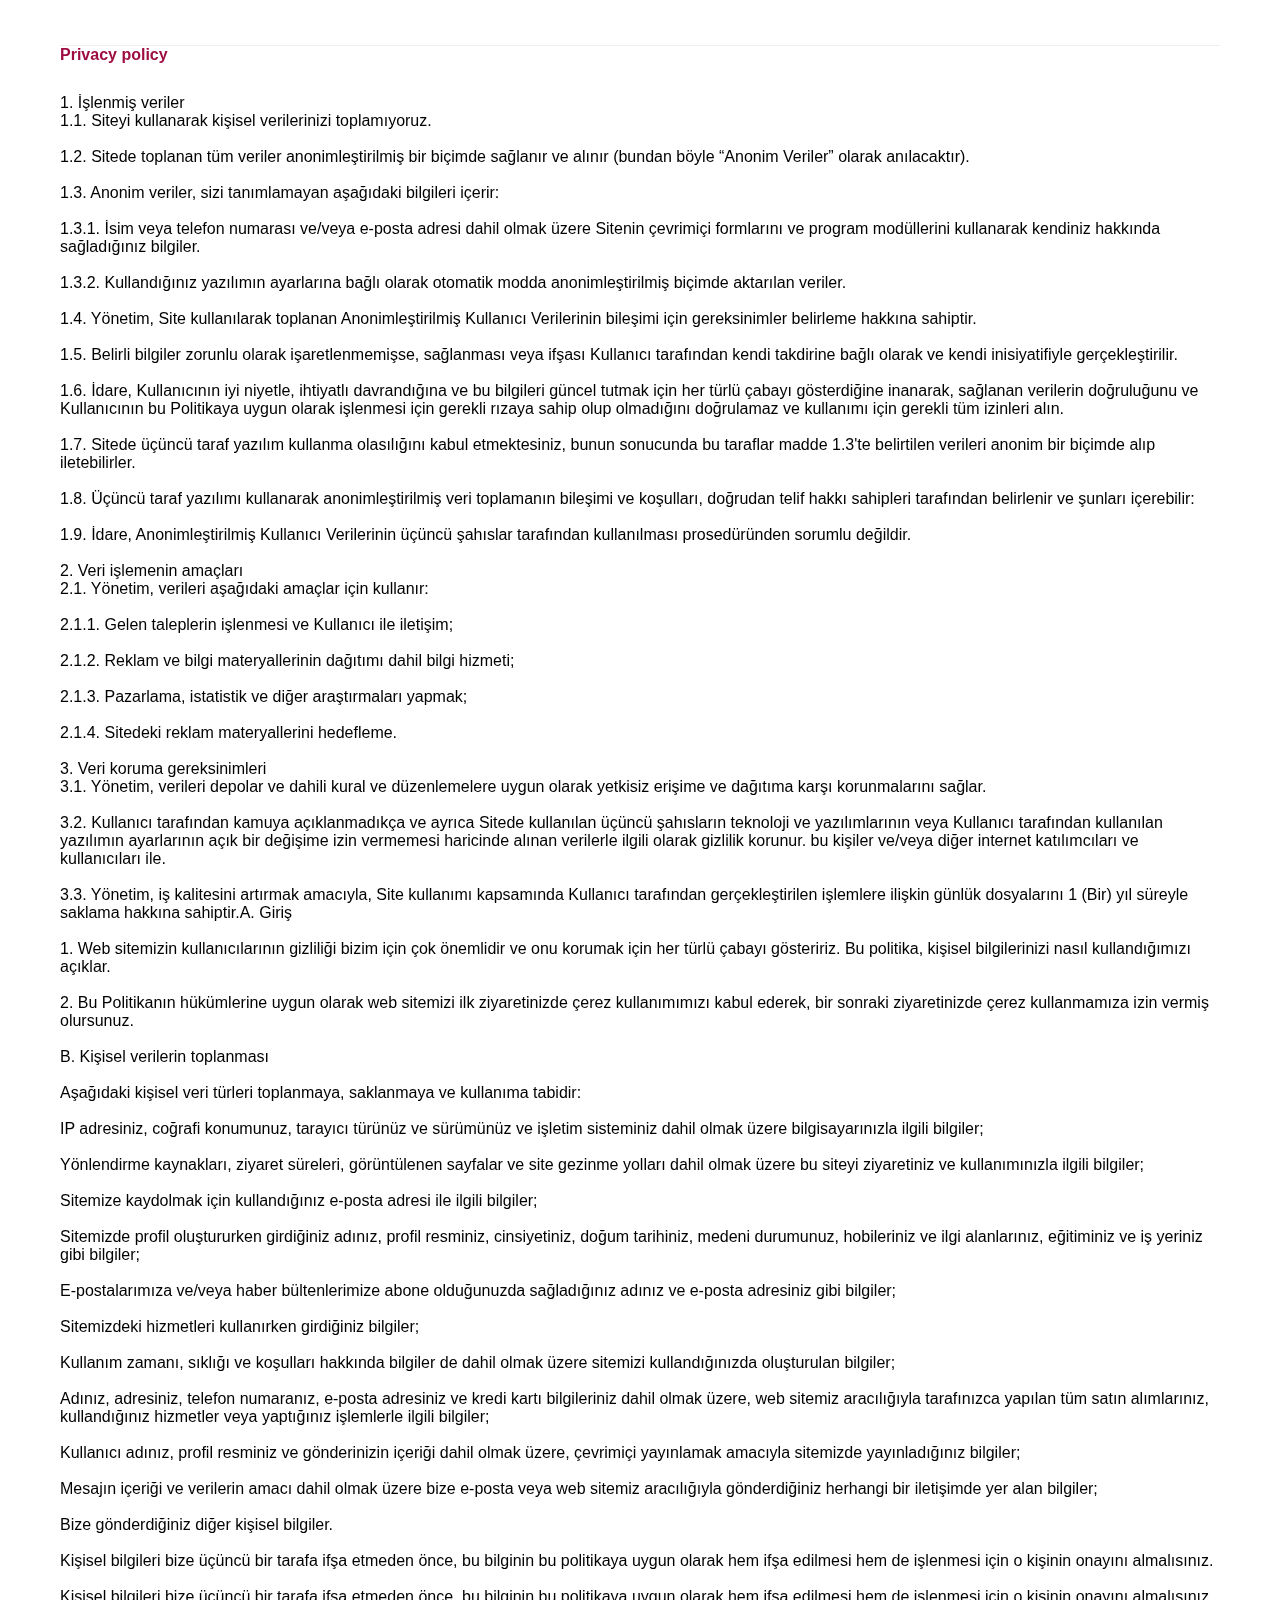
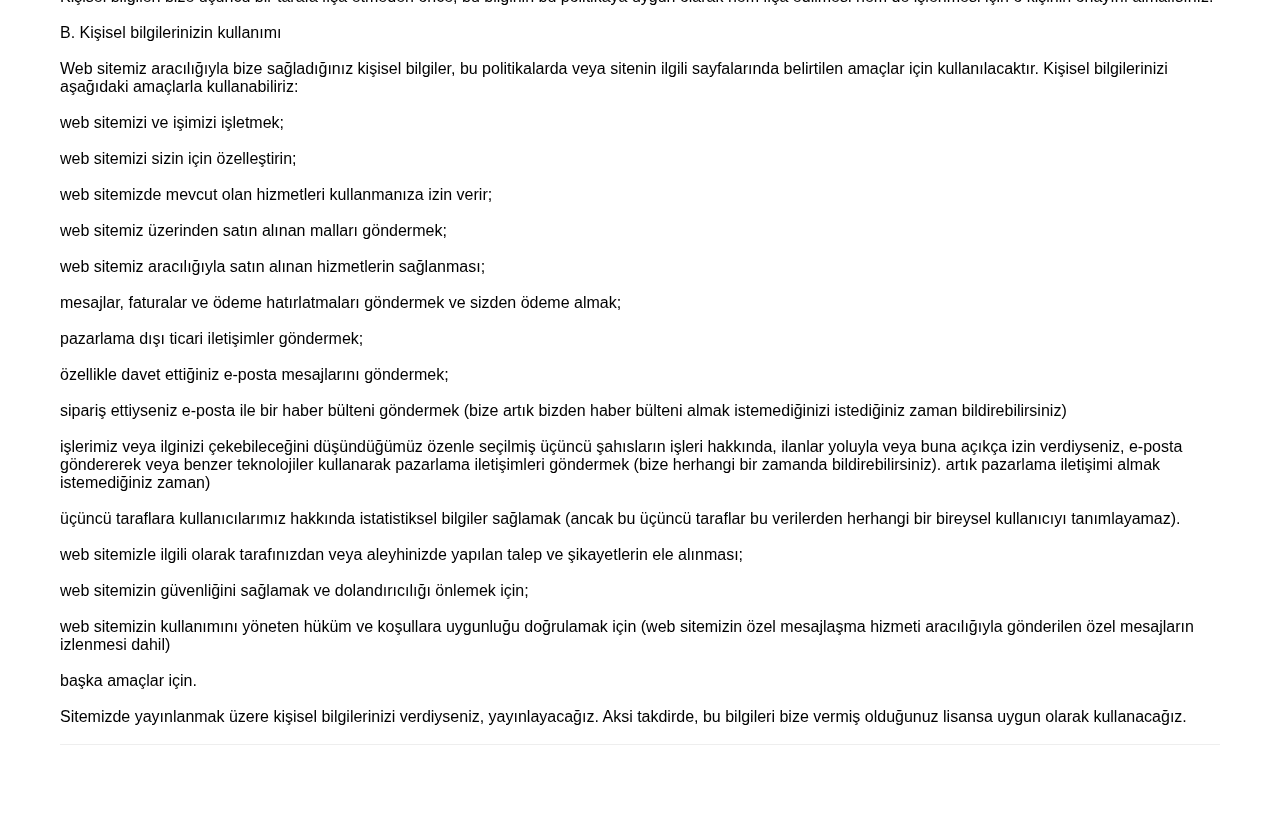
<file: policy.html>
<!DOCTYPE html>
<html>
<head>
    <meta charset="utf-8"/>
    <meta http-equiv="Content-Type" content="text/html; charset=utf-8"/>
    <meta name="viewport" content="width=device-width, initial-scale=1.0"/> <!--metatextblock--><title>Icebound Racers:
    Pin-up ile Kutuplarda Yarış Başlıyor!</title>
    <meta name="description"
          content="Icebound Racers: The Arctic Challenge, Pin-up temasıyla kış sporları tutkunlarını bir araya getiriyor. Adrenalin dolu yarışlar, sürükleyici grafikler ve kutup atmosferiyle bu oyunun tadını çıkarın!"/>
    <meta property="og:url" content="page55788171.html"/>
    <meta property="og:title" content="Icebound Racers: Pin-up ile Kutuplarda Yarış Başlıyor!"/>
    <meta property="og:description"
          content="Icebound Racers: The Arctic Challenge, Pin-up temasıyla kış sporları tutkunlarını bir araya getiriyor. Adrenalin dolu yarışlar, sürükleyici grafikler ve kutup atmosferiyle bu oyunun tadını çıkarın!"/>
    <meta property="og:type" content="website"/>
    <meta property="og:image" content="images/tild6232-3135-4063-a362-343364356461__4.png"/>
    <link rel="canonical" href="page55788171.html"><!--/metatextblock-->
    <meta name="format-detection" content="telephone=no"/>
    <meta http-equiv="x-dns-prefetch-control" content="on">
    <link rel="dns-prefetch" href="https://ws.tildacdn.com">
    <link rel="apple-touch-icon" sizes="180x180" href="favicon/apple-touch-icon.png">
    <link rel="icon" type="image/png" sizes="32x32" href="favicon/favicon-32x32.png">
    <link rel="icon" type="image/png" sizes="16x16" href="favicon/favicon-16x16.png">
    <link rel="manifest" href="favicon/site.webmanifest"><!-- Assets -->
    <script src="https://neo.tildacdn.com/js/tilda-fallback-1.0.min.js" async charset="utf-8"></script>
    <link rel="stylesheet" href="css/tilda-grid-3.0.min.css" type="text/css" media="all" onerror="this.loaderr='y';"/>
    <link rel="stylesheet" href="css/tilda-blocks-page55788171.min.css?t=1727862582" type="text/css" media="all"
          onerror="this.loaderr='y';"/>
    <link rel="stylesheet" href="css/tilda-animation-2.0.min.css" type="text/css" media="all"
          onerror="this.loaderr='y';"/>
    <link rel="stylesheet" href="css/tilda-slds-1.4.min.css" type="text/css" media="print" onload="this.media='all';"
          onerror="this.loaderr='y';"/>
    <noscript>
        <link rel="stylesheet" href="css/tilda-slds-1.4.min.css" type="text/css" media="all"/>
    </noscript>
    <link rel="stylesheet" href="css/tilda-zoom-2.0.min.css" type="text/css" media="print" onload="this.media='all';"
          onerror="this.loaderr='y';"/>
    <noscript>
        <link rel="stylesheet" href="css/tilda-zoom-2.0.min.css" type="text/css" media="all"/>
    </noscript>
    <link rel="stylesheet" href="css/fonts-tildasans.css" type="text/css" media="all" onerror="this.loaderr='y';"/>
    <script nomodule src="js/tilda-polyfill-1.0.min.js" charset="utf-8"></script>
    <script type="text/javascript">function t_onReady(func) {
        if (document.readyState != 'loading') {
            func();
        } else {
            document.addEventListener('DOMContentLoaded', func);
        }
    }

    function t_onFuncLoad(funcName, okFunc, time) {
        if (typeof window[funcName] === 'function') {
            okFunc();
        } else {
            setTimeout(function () {
                t_onFuncLoad(funcName, okFunc, time);
            }, (time || 100));
        }
    }

    function t_throttle(fn, threshhold, scope) {
        return function () {
            fn.apply(scope || this, arguments);
        };
    }</script>
    <script src="js/tilda-scripts-3.0.min.js" charset="utf-8" defer onerror="this.loaderr='y';"></script>
    <script src="js/tilda-blocks-page55788171.min.js?t=1727862582" charset="utf-8" async
            onerror="this.loaderr='y';"></script>
    <script src="js/lazyload-1.3.min.export.js" charset="utf-8" async onerror="this.loaderr='y';"></script>
    <script src="js/tilda-animation-2.0.min.js" charset="utf-8" async onerror="this.loaderr='y';"></script>
    <script src="js/tilda-menu-1.0.min.js" charset="utf-8" async onerror="this.loaderr='y';"></script>
    <script src="js/tilda-slds-1.4.min.js" charset="utf-8" async onerror="this.loaderr='y';"></script>
    <script src="js/hammer.min.js" charset="utf-8" async onerror="this.loaderr='y';"></script>
    <script src="js/tilda-paint-icons.min.js" charset="utf-8" async onerror="this.loaderr='y';"></script>
    <script src="js/tilda-zoom-2.0.min.js" charset="utf-8" async onerror="this.loaderr='y';"></script>
    <script src="js/tilda-skiplink-1.0.min.js" charset="utf-8" async onerror="this.loaderr='y';"></script>
    <script src="js/tilda-events-1.0.min.js" charset="utf-8" async onerror="this.loaderr='y';"></script>
    <script type="text/javascript">window.dataLayer = window.dataLayer || [];</script>
    <script type="text/javascript">(function () {
        if ((/bot|google|yandex|baidu|bing|msn|duckduckbot|teoma|slurp|crawler|spider|robot|crawling|facebook/i.test(navigator.userAgent)) === false && typeof (sessionStorage) != 'undefined' && sessionStorage.getItem('visited') !== 'y' && document.visibilityState) {
            var style = document.createElement('style');
            style.type = 'text/css';
            style.innerHTML = '@media screen and (min-width: 980px) {.t-records {opacity: 0;}.t-records_animated {-webkit-transition: opacity ease-in-out .2s;-moz-transition: opacity ease-in-out .2s;-o-transition: opacity ease-in-out .2s;transition: opacity ease-in-out .2s;}.t-records.t-records_visible {opacity: 1;}}';
            document.getElementsByTagName('head')[0].appendChild(style);

            function t_setvisRecs() {
                var alr = document.querySelectorAll('.t-records');
                Array.prototype.forEach.call(alr, function (el) {
                    el.classList.add("t-records_animated");
                });
                setTimeout(function () {
                    Array.prototype.forEach.call(alr, function (el) {
                        el.classList.add("t-records_visible");
                    });
                    sessionStorage.setItem("visited", "y");
                }, 400);
            }

            document.addEventListener('DOMContentLoaded', t_setvisRecs);
        }
    })();</script>
</head>
<body class="t-body" style="margin:0;"><!--allrecords-->
<div id="allrecords" data-tilda-export="yes" class="t-records" data-hook="blocks-collection-content-node"
     data-tilda-project-id="10581919" data-tilda-page-id="54797911"
     data-tilda-formskey="9717782c923daea6bb947eae10581919" data-tilda-cookie="no" data-tilda-lazy="yes"
     data-tilda-project-lang="EN" data-tilda-root-zone="one">
    <div id="rec797620690" class="r t-rec t-rec_pt_45 t-rec_pb_90" style="padding-top:45px;padding-bottom:90px; "
         data-animationappear="off" data-record-type="585"><!-- T585 -->
        <div class="t585">
            <div class="t-container">
                <div class="t-col t-col_12 ">
                    <div class="t585__accordion" data-accordion="false" data-scroll-to-expanded="false">
                        <div class="t585__wrapper">
                            <div class="t585__header t585__opened" style="border-top: 1px solid #eee;margin-bottom: 30px;">
                                <span class="t585__title t-name t-name_xl" field="li_title__4303175426422"><strong
                                        style="color: rgb(158, 13, 65);">Privacy policy</strong></span><span
                                    class="t585__circle" style="background-color: #eee;"></span></span>
                            </div>
                            <div class="t585__content"
                                 id="accordion1_797620690"
                                 style="display:block">
                                <div class="t585__textwrapper">
                                    <div class="t585__text t-descr t-descr_xs" field="li_descr__4303175426422">1.
                                        İşlenmiş veriler<br/>1.1. Siteyi kullanarak kişisel verilerinizi
                                        toplamıyoruz.<br/><br/>1.2. Sitede toplanan tüm veriler anonimleştirilmiş bir
                                        biçimde sağlanır ve alınır (bundan böyle “Anonim Veriler” olarak
                                        anılacaktır).<br/><br/>1.3. Anonim veriler, sizi tanımlamayan aşağıdaki
                                        bilgileri içerir:<br/><br/>1.3.1. İsim veya telefon numarası ve/veya e-posta
                                        adresi dahil olmak üzere Sitenin çevrimiçi formlarını ve program modüllerini
                                        kullanarak kendiniz hakkında sağladığınız bilgiler.<br/><br/>1.3.2.
                                        Kullandığınız yazılımın ayarlarına bağlı olarak otomatik modda anonimleştirilmiş
                                        biçimde aktarılan veriler.<br/><br/>1.4. Yönetim, Site kullanılarak toplanan
                                        Anonimleştirilmiş Kullanıcı Verilerinin bileşimi için gereksinimler belirleme
                                        hakkına sahiptir.<br/><br/>1.5. Belirli bilgiler zorunlu olarak
                                        işaretlenmemişse, sağlanması veya ifşası Kullanıcı tarafından kendi takdirine
                                        bağlı olarak ve kendi inisiyatifiyle gerçekleştirilir.<br/><br/>1.6. İdare,
                                        Kullanıcının iyi niyetle, ihtiyatlı davrandığına ve bu bilgileri güncel tutmak
                                        için her türlü çabayı gösterdiğine inanarak, sağlanan verilerin doğruluğunu ve
                                        Kullanıcının bu Politikaya uygun olarak işlenmesi için gerekli rızaya sahip olup
                                        olmadığını doğrulamaz ve kullanımı için gerekli tüm izinleri alın.<br/><br/>1.7.
                                        Sitede üçüncü taraf yazılım kullanma olasılığını kabul etmektesiniz, bunun
                                        sonucunda bu taraflar madde 1.3'te belirtilen verileri anonim bir biçimde alıp
                                        iletebilirler.<br/><br/>1.8. Üçüncü taraf yazılımı kullanarak anonimleştirilmiş
                                        veri toplamanın bileşimi ve koşulları, doğrudan telif hakkı sahipleri tarafından
                                        belirlenir ve şunları içerebilir:<br/><br/>1.9. İdare, Anonimleştirilmiş
                                        Kullanıcı Verilerinin üçüncü şahıslar tarafından kullanılması prosedüründen
                                        sorumlu değildir.<br/><br/>2. Veri işlemenin amaçları<br/>2.1. Yönetim, verileri
                                        aşağıdaki amaçlar için kullanır:<br/><br/>2.1.1. Gelen taleplerin işlenmesi ve
                                        Kullanıcı ile iletişim;<br/><br/>2.1.2. Reklam ve bilgi materyallerinin dağıtımı
                                        dahil bilgi hizmeti;<br/><br/>2.1.3. Pazarlama, istatistik ve diğer
                                        araştırmaları yapmak;<br/><br/>2.1.4. Sitedeki reklam materyallerini
                                        hedefleme.<br/><br/>3. Veri koruma gereksinimleri<br/>3.1. Yönetim, verileri
                                        depolar ve dahili kural ve düzenlemelere uygun olarak yetkisiz erişime ve
                                        dağıtıma karşı korunmalarını sağlar.<br/><br/>3.2. Kullanıcı tarafından kamuya
                                        açıklanmadıkça ve ayrıca Sitede kullanılan üçüncü şahısların teknoloji ve
                                        yazılımlarının veya Kullanıcı tarafından kullanılan yazılımın ayarlarının açık
                                        bir değişime izin vermemesi haricinde alınan verilerle ilgili olarak gizlilik
                                        korunur. bu kişiler ve/veya diğer internet katılımcıları ve kullanıcıları
                                        ile.<br/><br/>3.3. Yönetim, iş kalitesini artırmak amacıyla, Site kullanımı
                                        kapsamında Kullanıcı tarafından gerçekleştirilen işlemlere ilişkin günlük
                                        dosyalarını 1 (Bir) yıl süreyle saklama hakkına sahiptir.A. Giriş<br/><br/>1.
                                        Web sitemizin kullanıcılarının gizliliği bizim için çok önemlidir ve onu korumak
                                        için her türlü çabayı gösteririz. Bu politika, kişisel bilgilerinizi nasıl
                                        kullandığımızı açıklar.<br/><br/>2. Bu Politikanın hükümlerine uygun olarak web
                                        sitemizi ilk ziyaretinizde çerez kullanımımızı kabul ederek, bir sonraki
                                        ziyaretinizde çerez kullanmamıza izin vermiş olursunuz.<br/><br/>B. Kişisel
                                        verilerin toplanması<br/><br/>Aşağıdaki kişisel veri türleri toplanmaya,
                                        saklanmaya ve kullanıma tabidir:<br/><br/>IP adresiniz, coğrafi konumunuz,
                                        tarayıcı türünüz ve sürümünüz ve işletim sisteminiz dahil olmak üzere
                                        bilgisayarınızla ilgili bilgiler;<br/><br/>Yönlendirme kaynakları, ziyaret
                                        süreleri, görüntülenen sayfalar ve site gezinme yolları dahil olmak üzere bu
                                        siteyi ziyaretiniz ve kullanımınızla ilgili bilgiler;<br/><br/>Sitemize
                                        kaydolmak için kullandığınız e-posta adresi ile ilgili bilgiler;<br/><br/>Sitemizde
                                        profil oluştururken girdiğiniz adınız, profil resminiz, cinsiyetiniz, doğum
                                        tarihiniz, medeni durumunuz, hobileriniz ve ilgi alanlarınız, eğitiminiz ve iş
                                        yeriniz gibi bilgiler;<br/><br/>E-postalarımıza ve/veya haber bültenlerimize
                                        abone olduğunuzda sağladığınız adınız ve e-posta adresiniz gibi
                                        bilgiler;<br/><br/>Sitemizdeki hizmetleri kullanırken girdiğiniz
                                        bilgiler;<br/><br/>Kullanım zamanı, sıklığı ve koşulları hakkında bilgiler de
                                        dahil olmak üzere sitemizi kullandığınızda oluşturulan bilgiler;<br/><br/>Adınız,
                                        adresiniz, telefon numaranız, e-posta adresiniz ve kredi kartı bilgileriniz
                                        dahil olmak üzere, web sitemiz aracılığıyla tarafınızca yapılan tüm satın
                                        alımlarınız, kullandığınız hizmetler veya yaptığınız işlemlerle ilgili bilgiler;<br/><br/>Kullanıcı
                                        adınız, profil resminiz ve gönderinizin içeriği dahil olmak üzere, çevrimiçi
                                        yayınlamak amacıyla sitemizde yayınladığınız bilgiler;<br/><br/>Mesajın içeriği
                                        ve verilerin amacı dahil olmak üzere bize e-posta veya web sitemiz aracılığıyla
                                        gönderdiğiniz herhangi bir iletişimde yer alan bilgiler;<br/><br/>Bize
                                        gönderdiğiniz diğer kişisel bilgiler.<br/><br/>Kişisel bilgileri bize üçüncü bir
                                        tarafa ifşa etmeden önce, bu bilginin bu politikaya uygun olarak hem ifşa
                                        edilmesi hem de işlenmesi için o kişinin onayını almalısınız.<br/><br/>Kişisel
                                        bilgileri bize üçüncü bir tarafa ifşa etmeden önce, bu bilginin bu politikaya
                                        uygun olarak hem ifşa edilmesi hem de işlenmesi için o kişinin onayını
                                        almalısınız.<br/><br/>B. Kişisel bilgilerinizin kullanımı<br/><br/>Web sitemiz
                                        aracılığıyla bize sağladığınız kişisel bilgiler, bu politikalarda veya sitenin
                                        ilgili sayfalarında belirtilen amaçlar için kullanılacaktır. Kişisel
                                        bilgilerinizi aşağıdaki amaçlarla kullanabiliriz:<br/><br/>web sitemizi ve
                                        işimizi işletmek;<br/><br/>web sitemizi sizin için özelleştirin;<br/><br/>web
                                        sitemizde mevcut olan hizmetleri kullanmanıza izin verir;<br/><br/>web sitemiz
                                        üzerinden satın alınan malları göndermek;<br/><br/>web sitemiz aracılığıyla
                                        satın alınan hizmetlerin sağlanması;<br/><br/>mesajlar, faturalar ve ödeme
                                        hatırlatmaları göndermek ve sizden ödeme almak;<br/><br/>pazarlama dışı ticari
                                        iletişimler göndermek;<br/><br/>özellikle davet ettiğiniz e-posta mesajlarını
                                        göndermek;<br/><br/>sipariş ettiyseniz e-posta ile bir haber bülteni göndermek
                                        (bize artık bizden haber bülteni almak istemediğinizi istediğiniz zaman
                                        bildirebilirsiniz)<br/><br/>işlerimiz veya ilginizi çekebileceğini düşündüğümüz
                                        özenle seçilmiş üçüncü şahısların işleri hakkında, ilanlar yoluyla veya buna
                                        açıkça izin verdiyseniz, e-posta göndererek veya benzer teknolojiler kullanarak
                                        pazarlama iletişimleri göndermek (bize herhangi bir zamanda bildirebilirsiniz).
                                        artık pazarlama iletişimi almak istemediğiniz zaman)<br/><br/>üçüncü taraflara
                                        kullanıcılarımız hakkında istatistiksel bilgiler sağlamak (ancak bu üçüncü
                                        taraflar bu verilerden herhangi bir bireysel kullanıcıyı
                                        tanımlayamaz).<br/><br/>web sitemizle ilgili olarak tarafınızdan veya
                                        aleyhinizde yapılan talep ve şikayetlerin ele alınması;<br/><br/>web sitemizin
                                        güvenliğini sağlamak ve dolandırıcılığı önlemek için;<br/><br/>web sitemizin
                                        kullanımını yöneten hüküm ve koşullara uygunluğu doğrulamak için (web sitemizin
                                        özel mesajlaşma hizmeti aracılığıyla gönderilen özel mesajların izlenmesi dahil)<br/><br/>başka
                                        amaçlar için.<br/><br/>Sitemizde yayınlanmak üzere kişisel bilgilerinizi
                                        verdiyseniz, yayınlayacağız. Aksi takdirde, bu bilgileri bize vermiş olduğunuz
                                        lisansa uygun olarak kullanacağız.<br/><br/></div>
                                </div>
                            </div>
                        </div>
                    </div>
                    <div class="t585__border" style="height: 1px; background-color: #eee;"></div>
                </div>
            </div>
        </div>
        <script>t_onReady(function () {
            t_onFuncLoad('t585_init', function () {
                t585_init('797620690');
            });
        });</script>
    </div>
</div><!--/allrecords--><!-- Stat -->
<script type="text/javascript">
window.tildastatcookie = 'no';
setTimeout(function () {
    (function (d, w, k, o, g) {
        var n = d.getElementsByTagName(o)[0], s = d.createElement(o), f = function () {
            n.parentNode.insertBefore(s, n);
        };
        s.type = "text/javascript";
        s.async = true;
        s.key = k;
        s.id = "tildastatscript";
        s.src = g;
        if (w.opera == "[object Opera]") {
            d.addEventListener("DOMContentLoaded", f, false);
        } else {
            f();
        }
    })(document, window, '670352d7640516b696425b4a263dee37', 'script', 'js/tilda-stat-1.0.min.js');
}, 2000); </script>
</body>
<script type="application/ld+json">
    {
        "@context": "https://schema.org",
        "@type": "Organization",
        "name": "Icebound Racers Pin-up",
        "url": "",
        "logo": "/favicon/favicon.ico"
    }
</script>
<script type="application/ld+json">
    {
        "@context": "https://schema.org",
        "@type": "WPHeader",
        "headline": "Icebound Racers Pin-up",
        "description": "Icebound Racers: The Arctic Challenge, Pin-up temasıyla kış sporları tutkunlarını bir araya getiriyor. Adrenalin dolu yarışlar, sürükleyici grafikler ve kutup atmosferiyle bu oyunun tadını çıkarın!",
        "publisher": {
            "@type": "Organization",
            "name": "Icebound Racers Pin-up",
            "logo": {
                "@type": "ImageObject",
                "url": "/favicon/favicon.ico"
            }
        }
    }
</script>
<script type="application/ld+json">
    {
        "@context": "https://schema.org",
        "@type": "WebPage",
        "name": "Icebound Racers Pin-up",
        "description": "Icebound Racers: The Arctic Challenge, Pin-up temasıyla kış sporları tutkunlarını bir araya getiriyor. Adrenalin dolu yarışlar, sürükleyici grafikler ve kutup atmosferiyle bu oyunun tadını çıkarın!",
        "publisher": {
            "@type": "Organization",
            "name": "Icebound Racers Pin-up"
        },
        "license": "A license document that applies to this content, typically indicated by URL"
    }
</script>
<script type="application/ld+json">
    {
        "@context": "https://schema.org",
        "@type": "SiteNavigationElement",
        "name": "Main Navigation",
        "url": "",
        "hasPart": [
            {
                "@type": "WebPage",
                "name": "Home",
                "url": ""
            },
            {
                "@type": "WebPage",
                "name": "Policy",
                "url": "/policy.html"
            },
            {
                "@type": "WebPage",
                "name": "Terms of Conditions",
                "url": "/terms.html"
            }
        ]
    }
</script>
</html>
</file>
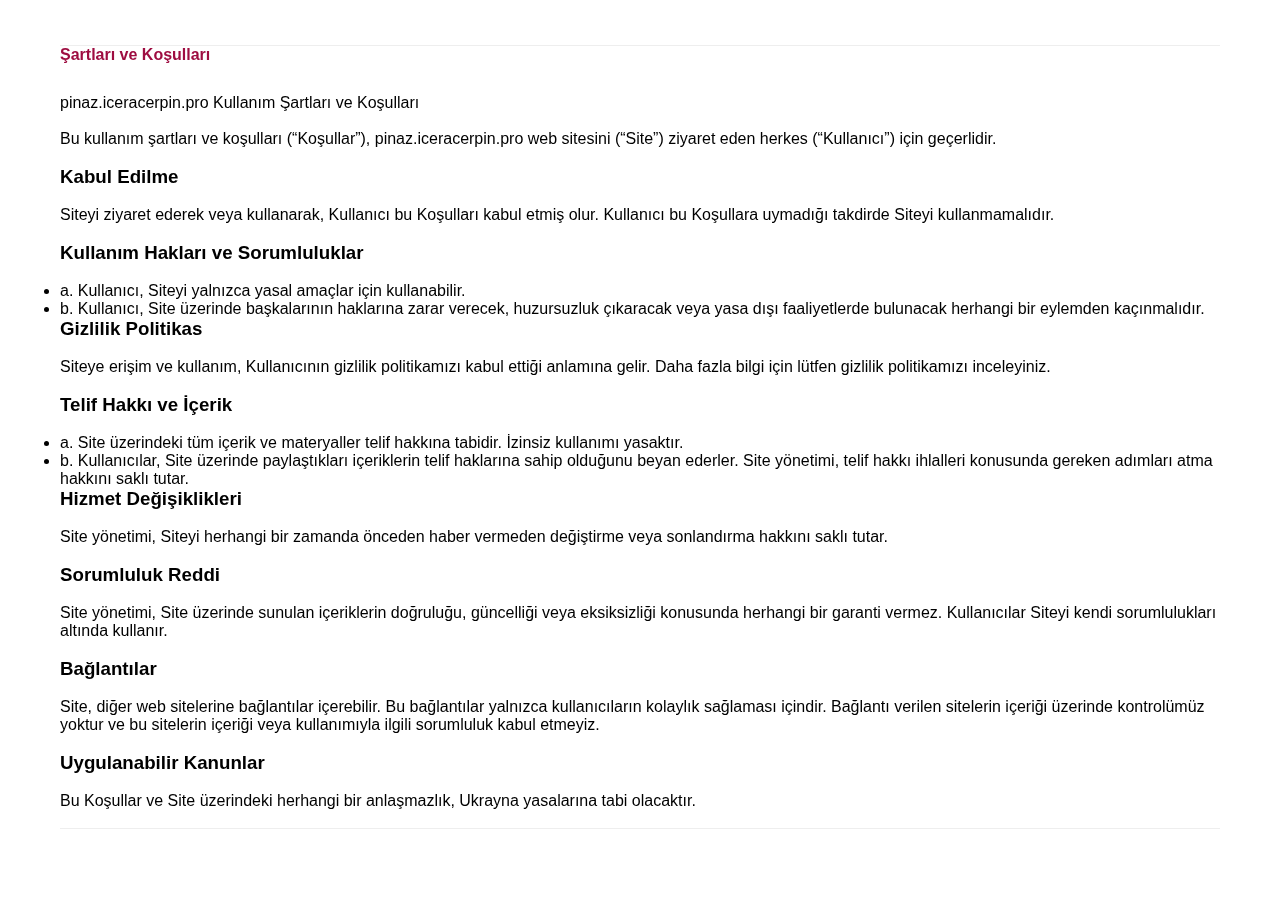
<file: terms.html>
<!DOCTYPE html>
<html>
<head>
    <meta charset="utf-8"/>
    <meta http-equiv="Content-Type" content="text/html; charset=utf-8"/>
    <meta name="viewport" content="width=device-width, initial-scale=1.0"/> <!--metatextblock--><title>Icebound Racers:
    Pin-up ile Kutuplarda Yarış Başlıyor!</title>
    <meta name="description"
          content="Icebound Racers: The Arctic Challenge, Pin-up temasıyla kış sporları tutkunlarını bir araya getiriyor. Adrenalin dolu yarışlar, sürükleyici grafikler ve kutup atmosferiyle bu oyunun tadını çıkarın!"/>
    <meta property="og:url" content="page55788171.html"/>
    <meta property="og:title" content="Icebound Racers: Pin-up ile Kutuplarda Yarış Başlıyor!"/>
    <meta property="og:description"
          content="Icebound Racers: The Arctic Challenge, Pin-up temasıyla kış sporları tutkunlarını bir araya getiriyor. Adrenalin dolu yarışlar, sürükleyici grafikler ve kutup atmosferiyle bu oyunun tadını çıkarın!"/>
    <meta property="og:type" content="website"/>
    <meta property="og:image" content="images/tild6232-3135-4063-a362-343364356461__4.png"/>
    <link rel="canonical" href="page55788171.html"><!--/metatextblock-->
    <meta name="format-detection" content="telephone=no"/>
    <meta http-equiv="x-dns-prefetch-control" content="on">
    <link rel="dns-prefetch" href="https://ws.tildacdn.com">
    <link rel="apple-touch-icon" sizes="180x180" href="favicon/apple-touch-icon.png">
    <link rel="icon" type="image/png" sizes="32x32" href="favicon/favicon-32x32.png">
    <link rel="icon" type="image/png" sizes="16x16" href="favicon/favicon-16x16.png">
    <link rel="manifest" href="favicon/site.webmanifest"><!-- Assets -->
    <script src="https://neo.tildacdn.com/js/tilda-fallback-1.0.min.js" async charset="utf-8"></script>
    <link rel="stylesheet" href="css/tilda-grid-3.0.min.css" type="text/css" media="all" onerror="this.loaderr='y';"/>
    <link rel="stylesheet" href="css/tilda-blocks-page55788171.min.css?t=1727862582" type="text/css" media="all"
          onerror="this.loaderr='y';"/>
    <link rel="stylesheet" href="css/tilda-animation-2.0.min.css" type="text/css" media="all"
          onerror="this.loaderr='y';"/>
    <link rel="stylesheet" href="css/tilda-slds-1.4.min.css" type="text/css" media="print" onload="this.media='all';"
          onerror="this.loaderr='y';"/>
    <noscript>
        <link rel="stylesheet" href="css/tilda-slds-1.4.min.css" type="text/css" media="all"/>
    </noscript>
    <link rel="stylesheet" href="css/tilda-zoom-2.0.min.css" type="text/css" media="print" onload="this.media='all';"
          onerror="this.loaderr='y';"/>
    <noscript>
        <link rel="stylesheet" href="css/tilda-zoom-2.0.min.css" type="text/css" media="all"/>
    </noscript>
    <link rel="stylesheet" href="css/fonts-tildasans.css" type="text/css" media="all" onerror="this.loaderr='y';"/>
    <script nomodule src="js/tilda-polyfill-1.0.min.js" charset="utf-8"></script>
    <script type="text/javascript">function t_onReady(func) {
        if (document.readyState != 'loading') {
            func();
        } else {
            document.addEventListener('DOMContentLoaded', func);
        }
    }

    function t_onFuncLoad(funcName, okFunc, time) {
        if (typeof window[funcName] === 'function') {
            okFunc();
        } else {
            setTimeout(function () {
                t_onFuncLoad(funcName, okFunc, time);
            }, (time || 100));
        }
    }

    function t_throttle(fn, threshhold, scope) {
        return function () {
            fn.apply(scope || this, arguments);
        };
    }</script>
    <script src="js/tilda-scripts-3.0.min.js" charset="utf-8" defer onerror="this.loaderr='y';"></script>
    <script src="js/tilda-blocks-page55788171.min.js?t=1727862582" charset="utf-8" async
            onerror="this.loaderr='y';"></script>
    <script src="js/lazyload-1.3.min.export.js" charset="utf-8" async onerror="this.loaderr='y';"></script>
    <script src="js/tilda-animation-2.0.min.js" charset="utf-8" async onerror="this.loaderr='y';"></script>
    <script src="js/tilda-menu-1.0.min.js" charset="utf-8" async onerror="this.loaderr='y';"></script>
    <script src="js/tilda-slds-1.4.min.js" charset="utf-8" async onerror="this.loaderr='y';"></script>
    <script src="js/hammer.min.js" charset="utf-8" async onerror="this.loaderr='y';"></script>
    <script src="js/tilda-paint-icons.min.js" charset="utf-8" async onerror="this.loaderr='y';"></script>
    <script src="js/tilda-zoom-2.0.min.js" charset="utf-8" async onerror="this.loaderr='y';"></script>
    <script src="js/tilda-skiplink-1.0.min.js" charset="utf-8" async onerror="this.loaderr='y';"></script>
    <script src="js/tilda-events-1.0.min.js" charset="utf-8" async onerror="this.loaderr='y';"></script>
    <script type="text/javascript">window.dataLayer = window.dataLayer || [];</script>
    <script type="text/javascript">(function () {
        if ((/bot|google|yandex|baidu|bing|msn|duckduckbot|teoma|slurp|crawler|spider|robot|crawling|facebook/i.test(navigator.userAgent)) === false && typeof (sessionStorage) != 'undefined' && sessionStorage.getItem('visited') !== 'y' && document.visibilityState) {
            var style = document.createElement('style');
            style.type = 'text/css';
            style.innerHTML = '@media screen and (min-width: 980px) {.t-records {opacity: 0;}.t-records_animated {-webkit-transition: opacity ease-in-out .2s;-moz-transition: opacity ease-in-out .2s;-o-transition: opacity ease-in-out .2s;transition: opacity ease-in-out .2s;}.t-records.t-records_visible {opacity: 1;}}';
            document.getElementsByTagName('head')[0].appendChild(style);

            function t_setvisRecs() {
                var alr = document.querySelectorAll('.t-records');
                Array.prototype.forEach.call(alr, function (el) {
                    el.classList.add("t-records_animated");
                });
                setTimeout(function () {
                    Array.prototype.forEach.call(alr, function (el) {
                        el.classList.add("t-records_visible");
                    });
                    sessionStorage.setItem("visited", "y");
                }, 400);
            }

            document.addEventListener('DOMContentLoaded', t_setvisRecs);
        }
    })();</script>
</head>
<body class="t-body" style="margin:0;"><!--allrecords-->
<div id="allrecords" data-tilda-export="yes" class="t-records" data-hook="blocks-collection-content-node"
     data-tilda-project-id="10581919" data-tilda-page-id="54797911"
     data-tilda-formskey="9717782c923daea6bb947eae10581919" data-tilda-cookie="no" data-tilda-lazy="yes"
     data-tilda-project-lang="EN" data-tilda-root-zone="one">
    <div id="rec797620690" class="r t-rec t-rec_pt_45 t-rec_pb_90" style="padding-top:45px;padding-bottom:90px; "
         data-animationappear="off" data-record-type="585"><!-- T585 -->
        <div class="t585">
            <div class="t-container">
                <div class="t-col t-col_12 ">
                    <div class="t585__accordion" data-accordion="false" data-scroll-to-expanded="false">
                        <div class="t585__wrapper">
                            <div class="t585__header t585__opened" style="border-top: 1px solid #eee;margin-bottom: 30px;">
                                <span class="t585__title t-name t-name_xl" field="li_title__4303175426422"><strong
                                        style="color: rgb(158, 13, 65);">Şartları ve Koşulları</strong></span><span
                                    class="t585__circle" style="background-color: #eee;"></span></span>
                            </div>
                            <div class="t585__content"
                                 id="accordion1_797620690"
                                 style="display:block">
                                <div class="t585__textwrapper">
                                    <div class="t585__text t-descr t-descr_xs" field="li_descr__4303175426422">
                                        <p>pinaz.iceracerpin.pro Kullanım Şartları ve Koşulları</p><br/>
                                        <p>Bu kullanım şartları ve koşulları (“Koşullar”), pinaz.iceracerpin.pro web sitesini (“Site”) ziyaret eden herkes (“Kullanıcı”) için geçerlidir.</p><br/>
                                        <h3>Kabul Edilme</h3><br/>
                                        <p>Siteyi ziyaret ederek veya kullanarak, Kullanıcı bu Koşulları kabul etmiş olur. Kullanıcı bu Koşullara uymadığı takdirde Siteyi kullanmamalıdır.</p><br/>
                                        <h3>Kullanım Hakları ve Sorumluluklar</h3><br/>
                                        <li>a. Kullanıcı, Siteyi yalnızca yasal amaçlar için kullanabilir.</li>
                                        <li>b. Kullanıcı, Site üzerinde başkalarının haklarına zarar verecek, huzursuzluk çıkaracak veya yasa dışı faaliyetlerde bulunacak herhangi bir eylemden kaçınmalıdır.</li>
                                        <h3>Gizlilik Politikas</h3><br/>
                                        <p>Siteye erişim ve kullanım, Kullanıcının gizlilik politikamızı kabul ettiği anlamına gelir. Daha fazla bilgi için lütfen gizlilik politikamızı inceleyiniz.</p><br/>
                                        <h3>Telif Hakkı ve İçerik</h3><br/>
                                        <li>a. Site üzerindeki tüm içerik ve materyaller telif hakkına tabidir. İzinsiz kullanımı yasaktır.</li>
                                        <li>b. Kullanıcılar, Site üzerinde paylaştıkları içeriklerin telif haklarına sahip olduğunu beyan ederler. Site yönetimi, telif hakkı ihlalleri konusunda gereken adımları atma hakkını saklı tutar.</li>
                                        <h3>Hizmet Değişiklikleri</h3><br/>
                                        <p>Site yönetimi, Siteyi herhangi bir zamanda önceden haber vermeden değiştirme veya sonlandırma hakkını saklı tutar.</p><br/>
                                        <h3>Sorumluluk Reddi</h3><br/>
                                        <p>Site yönetimi, Site üzerinde sunulan içeriklerin doğruluğu, güncelliği veya eksiksizliği konusunda herhangi bir garanti vermez. Kullanıcılar Siteyi kendi sorumlulukları altında kullanır.</p><br/>
                                        <h3>Bağlantılar</h3><br/>
                                        <p>Site, diğer web sitelerine bağlantılar içerebilir. Bu bağlantılar yalnızca kullanıcıların kolaylık sağlaması içindir. Bağlantı verilen sitelerin içeriği üzerinde kontrolümüz yoktur ve bu sitelerin içeriği veya kullanımıyla ilgili sorumluluk kabul etmeyiz.</p><br/>
                                        <h3>Uygulanabilir Kanunlar</h3><br/>
                                        <p>Bu Koşullar ve Site üzerindeki herhangi bir anlaşmazlık, Ukrayna yasalarına tabi olacaktır.</p><br/>
                                    </div>
                                </div>
                            </div>
                        </div>
                    </div>
                    <div class="t585__border" style="height: 1px; background-color: #eee;"></div>
                </div>
            </div>
        </div>
        <script>t_onReady(function () {
            t_onFuncLoad('t585_init', function () {
                t585_init('797620690');
            });
        });</script>
    </div>
</div><!--/allrecords--><!-- Stat -->
<script type="text/javascript">
window.tildastatcookie = 'no';
setTimeout(function () {
    (function (d, w, k, o, g) {
        var n = d.getElementsByTagName(o)[0], s = d.createElement(o), f = function () {
            n.parentNode.insertBefore(s, n);
        };
        s.type = "text/javascript";
        s.async = true;
        s.key = k;
        s.id = "tildastatscript";
        s.src = g;
        if (w.opera == "[object Opera]") {
            d.addEventListener("DOMContentLoaded", f, false);
        } else {
            f();
        }
    })(document, window, '670352d7640516b696425b4a263dee37', 'script', 'js/tilda-stat-1.0.min.js');
}, 2000); </script>
</body>
<script type="application/ld+json">
    {
        "@context": "https://schema.org",
        "@type": "Organization",
        "name": "Icebound Racers Pin-up",
        "url": "",
        "logo": "/favicon/favicon.ico"
    }
</script>
<script type="application/ld+json">
    {
        "@context": "https://schema.org",
        "@type": "WPHeader",
        "headline": "Icebound Racers Pin-up",
        "description": "Icebound Racers: The Arctic Challenge, Pin-up temasıyla kış sporları tutkunlarını bir araya getiriyor. Adrenalin dolu yarışlar, sürükleyici grafikler ve kutup atmosferiyle bu oyunun tadını çıkarın!",
        "publisher": {
            "@type": "Organization",
            "name": "Icebound Racers Pin-up",
            "logo": {
                "@type": "ImageObject",
                "url": "/favicon/favicon.ico"
            }
        }
    }
</script>
<script type="application/ld+json">
    {
        "@context": "https://schema.org",
        "@type": "WebPage",
        "name": "Icebound Racers Pin-up",
        "description": "Icebound Racers: The Arctic Challenge, Pin-up temasıyla kış sporları tutkunlarını bir araya getiriyor. Adrenalin dolu yarışlar, sürükleyici grafikler ve kutup atmosferiyle bu oyunun tadını çıkarın!",
        "publisher": {
            "@type": "Organization",
            "name": "Icebound Racers Pin-up"
        },
        "license": "A license document that applies to this content, typically indicated by URL"
    }
</script>
<script type="application/ld+json">
    {
        "@context": "https://schema.org",
        "@type": "SiteNavigationElement",
        "name": "Main Navigation",
        "url": "",
        "hasPart": [
            {
                "@type": "WebPage",
                "name": "Home",
                "url": ""
            },
            {
                "@type": "WebPage",
                "name": "Policy",
                "url": "/policy.html"
            },
            {
                "@type": "WebPage",
                "name": "Terms of Conditions",
                "url": "/terms.html"
            }
        ]
    }
</script>
</html>
</file>
<file: css/fonts-tildasans.css>
@font-face {
  font-family: 'TildaSans';
  font-style: normal;
  font-weight: 250 1000;
  src: url('https://static.tildacdn.com/fonts/tildasans/TildaSans-VF.woff2') format('woff2-variations'),
       url('https://static.tildacdn.com/fonts/tildasans/TildaSans-VF.woff') format('woff-variations');     
}
@font-face {
  font-family: 'TildaSans';
  font-style: normal;
  font-weight: 300;
  src: url('https://static.tildacdn.com/fonts/tildasans/TildaSans-Light.eot');
  src: url('https://static.tildacdn.com/fonts/tildasans/TildaSans-Light.eot?#iefix') format('embedded-opentype'),
       url('https://static.tildacdn.com/fonts/tildasans/TildaSans-VF.woff2') format('woff2-variations'),
       url('https://static.tildacdn.com/fonts/tildasans/TildaSans-VF.woff') format('woff-variations'),
       url('https://static.tildacdn.com/fonts/tildasans/TildaSans-Light.woff2') format('woff2'),
       url('https://static.tildacdn.com/fonts/tildasans/TildaSans-Light.woff') format('woff');
}
@font-face {
  font-family: 'TildaSans';
  font-style: normal;
  font-weight: 400;
  src: url('https://static.tildacdn.com/fonts/tildasans/TildaSans-Regular.eot');
  src: url('https://static.tildacdn.com/fonts/tildasans/TildaSans-Regular.eot?#iefix') format('embedded-opentype'),
       url('https://static.tildacdn.com/fonts/tildasans/TildaSans-VF.woff2') format('woff2-variations'),
       url('https://static.tildacdn.com/fonts/tildasans/TildaSans-VF.woff') format('woff-variations'),  
       url('https://static.tildacdn.com/fonts/tildasans/TildaSans-Regular.woff2') format('woff2'),
       url('https://static.tildacdn.com/fonts/tildasans/TildaSans-Regular.woff') format('woff');
}
@font-face {
  font-family: 'TildaSans';
  font-style: normal;
  font-weight: 500;
  src: url('https://static.tildacdn.com/fonts/tildasans/TildaSans-Medium.eot');
  src: url('https://static.tildacdn.com/fonts/tildasans/TildaSans-Medium.eot?#iefix') format('embedded-opentype'),
       url('https://static.tildacdn.com/fonts/tildasans/TildaSans-VF.woff2') format('woff2-variations'),
       url('https://static.tildacdn.com/fonts/tildasans/TildaSans-VF.woff') format('woff-variations'),  
       url('https://static.tildacdn.com/fonts/tildasans/TildaSans-Medium.woff2') format('woff2'),
       url('https://static.tildacdn.com/fonts/tildasans/TildaSans-Medium.woff') format('woff');
}
@font-face {
  font-family: 'TildaSans';
  font-style: normal;
  font-weight: 600;
  src: url('https://static.tildacdn.com/fonts/tildasans/TildaSans-Semibold.eot');
  src: url('https://static.tildacdn.com/fonts/tildasans/TildaSans-Semibold.eot?#iefix') format('embedded-opentype'),
       url('https://static.tildacdn.com/fonts/tildasans/TildaSans-VF.woff2') format('woff2-variations'),
       url('https://static.tildacdn.com/fonts/tildasans/TildaSans-VF.woff') format('woff-variations'),  
       url('https://static.tildacdn.com/fonts/tildasans/TildaSans-Semibold.woff2') format('woff2'),
       url('https://static.tildacdn.com/fonts/tildasans/TildaSans-Semibold.woff') format('woff');
}
@font-face {
  font-family: 'TildaSans';
  font-style: normal;
  font-weight: 700;
  src: url('https://static.tildacdn.com/fonts/tildasans/TildaSans-Bold.eot');
  src: url('https://static.tildacdn.com/fonts/tildasans/TildaSans-Bold.eot?#iefix') format('embedded-opentype'),
       url('https://static.tildacdn.com/fonts/tildasans/TildaSans-VF.woff2') format('woff2-variations'),
       url('https://static.tildacdn.com/fonts/tildasans/TildaSans-VF.woff') format('woff-variations'),  
       url('https://static.tildacdn.com/fonts/tildasans/TildaSans-Bold.woff2') format('woff2'),
       url('https://static.tildacdn.com/fonts/tildasans/TildaSans-Bold.woff') format('woff');
}
@font-face {
  font-family: 'TildaSans';
  font-style: normal;
  font-weight: 800;
  src: url('https://static.tildacdn.com/fonts/tildasans/TildaSans-Extrabold.eot');
  src: url('https://static.tildacdn.com/fonts/tildasans/TildaSans-Extrabold.eot?#iefix') format('embedded-opentype'),
       url('https://static.tildacdn.com/fonts/tildasans/TildaSans-VF.woff2') format('woff2-variations'),
       url('https://static.tildacdn.com/fonts/tildasans/TildaSans-VF.woff') format('woff-variations'),  
       url('https://static.tildacdn.com/fonts/tildasans/TildaSans-Extrabold.woff2') format('woff2'),
       url('https://static.tildacdn.com/fonts/tildasans/TildaSans-Extrabold.woff') format('woff');
}
@font-face {
  font-family: 'TildaSans';
  font-style: normal;
  font-weight: 900;
  src: url('https://static.tildacdn.com/fonts/tildasans/TildaSans-Black.eot');
  src: url('https://static.tildacdn.com/fonts/tildasans/TildaSans-Black.eot?#iefix') format('embedded-opentype'),
       url('https://static.tildacdn.com/fonts/tildasans/TildaSans-VF.woff2') format('woff2-variations'),
       url('https://static.tildacdn.com/fonts/tildasans/TildaSans-VF.woff') format('woff-variations'),  
       url('https://static.tildacdn.com/fonts/tildasans/TildaSans-Black.woff2') format('woff2'),
       url('https://static.tildacdn.com/fonts/tildasans/TildaSans-Black.woff') format('woff');
}
</file>
<file: css/tilda-grid-3.0.min.css>
*,*:before,*:after{-webkit-box-sizing:content-box;-moz-box-sizing:content-box;box-sizing:content-box}div,span,h1,h2,h3,h4,h5,h6,p,blockquote,pre,a,code,img,b,u,i,center,table,tr,th,td,video{margin:0;padding:0;border:0}sup{line-height:0;font-size:smaller;vertical-align:super}sub{line-height:0;font-size:smaller;vertical-align:sub}.t-clear{clear:both}.t-row{margin:0}.t-container{margin-left:auto;margin-right:auto;width:100%;max-width:1200px;padding:0}.t-container.flexx{display:-webkit-box;display:-moz-box;display:-ms-flexbox;display:-webkit-flex;display:flex}.t-container_flex{display:-webkit-box;display:-moz-box;display:-ms-flexbox;display:-webkit-flex;display:flex}.t-container_100{width:100%;padding:0}.t-container_10{margin-left:auto;margin-right:auto;width:100%;max-width:1000px;padding:0}.t-container_8{margin-left:auto;margin-right:auto;width:100%;max-width:800px;padding:0}.t-container:before,.t-container:after,.t-container_10:before,.t-container_10:after,.t-container_8:before,.t-container_8:after,.t-container_100:before,.t-container_100:after{display:table;content:" ";width:0}.t-container:after,.t-container_10:after,.t-container_8:after,.t-container_100:after{clear:both}.t-col{display:inline;float:left;margin-left:20px;margin-right:20px;width:100%}.t-col.flexx{align-items:stretch;height:inherit;margin-top:auto;margin-bottom:auto}.t-col_flex{align-items:stretch;height:inherit;margin-top:auto;margin-bottom:auto}.t-col_1{max-width:60px}.t-col_2{max-width:160px}.t-col_3{max-width:260px}.t-col_4{max-width:360px}.t-col_5{max-width:460px}.t-col_6{max-width:560px}.t-col_7{max-width:660px}.t-col_8{max-width:760px}.t-col_9{max-width:860px}.t-col_10{max-width:960px}.t-col_11{max-width:1060px}.t-col_12{max-width:1160px}.t-col_100{max-width:100vw}.t-prefix_1{padding-left:100px}.t-prefix_2{padding-left:200px}.t-prefix_3{padding-left:300px}.t-prefix_4{padding-left:400px}.t-prefix_5{padding-left:500px}.t-prefix_6{padding-left:600px}.t-prefix_7{padding-left:700px}.t-prefix_8{padding-left:800px}.t-prefix_9{padding-left:900px}.t-prefix_10{padding-left:1000px}.t-prefix_11{padding-left:1100px}.t-prefix_12{padding-left:1200px}.t-width{width:100%}.t-width_1{max-width:60px}.t-width_2{max-width:160px}.t-width_3{max-width:260px}.t-width_4{max-width:360px}.t-width_5{max-width:460px}.t-width_6{max-width:560px}.t-width_7{max-width:660px}.t-width_8{max-width:760px}.t-width_9{max-width:860px}.t-width_10{max-width:960px}.t-width_11{max-width:1060px}.t-width_12{max-width:1160px}.t-width_100{max-width:100%}.t-cell{display:table-cell;vertical-align:middle;height:100%;margin-left:0;margin-right:0}.t-cell_25{width:25vw}.t-cell_33{width:33.3333333vw}.t-cell_50{width:50vw}.t-cell_100{width:100vw}@media screen and (max-width:1200px){.t-container{max-width:960px;padding:0}.t-container_10{max-width:780px}.t-container_8{max-width:640px}.t-col{display:inline;float:left;margin-left:10px;margin-right:10px;width:100%}.t-col_1{max-width:60px}.t-col_2{max-width:140px}.t-col_3{max-width:220px}.t-col_4{max-width:300px}.t-col_5{max-width:380px}.t-col_6{max-width:460px}.t-col_7{max-width:540px}.t-col_8{max-width:620px}.t-col_9{max-width:700px}.t-col_10{max-width:780px}.t-col_11{max-width:860px}.t-col_12{max-width:940px}.t-prefix_1{padding-left:80px}.t-prefix_2{padding-left:160px}.t-prefix_3{padding-left:240px}.t-prefix_4{padding-left:320px}.t-prefix_5{padding-left:400px}.t-prefix_6{padding-left:480px}.t-prefix_7{padding-left:560px}.t-prefix_8{padding-left:640px}.t-prefix_9{padding-left:720px}.t-prefix_10{padding-left:800px}.t-prefix_11{padding-left:880px}.t-prefix_12{padding-left:960px}.t-width_1{max-width:60px}.t-width_2{max-width:140px}.t-width_3{max-width:220px}.t-width_4{max-width:300px}.t-width_5{max-width:380px}.t-width_6{max-width:460px}.t-width_7{max-width:540px}.t-width_8{max-width:620px}.t-width_9{max-width:700px}.t-width_10{max-width:780px}.t-width_11{max-width:860px}.t-width_12{max-width:940px}.t-width_100{max-width:100%}}@media screen and (max-width:960px){.t-container{max-width:640px}.t-container.flexx{display:block}.t-container_flex{display:block}.t-col{display:block;float:none;padding-left:20px;padding-right:20px;margin:0;width:100%;max-width:100%;box-sizing:border-box}.t-col_1,.t-col_2,.t-col_3,.t-col_4,.t-col_5,.t-col_6,.t-col_7,.t-col_8,.t-col_9,.t-col_10,.t-col_11,.t-col_12{width:100%;max-width:100%}.t-prefix_1,.t-prefix_2,.t-prefix_3,.t-prefix_4,.t-prefix_5,.t-prefix_6,.t-prefix_7,.t-prefix_8,.t-prefix_9,.t-prefix_10,.t-prefix_11,.t-prefix_12{padding-left:none}}.links{display: flex;justify-content: center;margin-top: 30px;}.text-black{color:#111}#allrecords .links a{color: #111;margin: 0 20px}#original{font-family:'Open Sans',sans-serif!important;direction:ltr;font-size:1em;margin:0;background-color:#07498f;color:#fff}.wrap__btn--PxHri--section{background-image:url('../images/bg-desc.png');background-size:cover;width:914px;margin:0 auto;min-height:100vh;display:flex;flex-direction:column;align-items:center;justify-content:center}.logo-img{margin-bottom:20px;width:200px;height:auto}.button{align-items:center;background:#fff;border:0 solid #E2E8F0;box-shadow:0 4px 6px -1px rgba(0,0,0,0.1),0 2px 4px -1px rgba(0,0,0,0.06);box-sizing:border-box;color:#1A202C;display:inline-flex;font-weight:700;height:56px;justify-content:center;line-height:24px;overflow-wrap:break-word;padding:29px 55px;text-decoration:none;width:auto;border-radius:8px;cursor:pointer;user-select:none;-webkit-user-select:none;touch-action:manipulation;font-size:18px}.main__img--l83Xf--section{text-align:center;background:rgba(255,255,255,0.0);padding:46px;border-radius:0}.main__img--l83Xf--section h1{font-weight:400;font-size:37px;border-bottom:1px dotted #ccc;padding-bottom:22px;margin-top:0;color:#fff;font-family:'Open Sans',sans-serif!important;}.button__header--0mbZF--element{display:flex;gap:29px;align-items:center;justify-content:center;margin-top:22px}}#main{display:block}#original{display:none}.button-yes{background:#04cfa6;box-shadow:0 2px #082144;transition:.5s}.button-no{background:#ff2401!important;padding:29px 55px;font-size:18px;text-decoration:none;box-shadow:0 3px #082144}@media(max-width:1200px){.wrap__btn--PxHri--section{width:100%}}@media(max-width:480px){.button__header--0mbZF--element{flex-direction:column}}@media(max-width:768px){#main{display:none}#original{display:block}}}
</file>
<file: css/tilda-blocks-page55788171.min.css>
.csssize{height:7196px}.t-body{margin:0}#allrecords{-webkit-font-smoothing:antialiased;background-color:none}#allrecords a{color:#ff8562;text-decoration:none}#allrecords a,#allrecords button,#allrecords .t-radio,#allrecords .t-checkbox,#allrecords .t-img-select{outline:none}#allrecords a:focus-visible,#allrecords button:focus-visible,#allrecords .t-focusable,#allrecords .t-focusable .t-btn,#allrecords .t-focusable .t-btntext,#allrecords .t-img-select:focus-visible+.t-img-select__indicator,#allrecords .t-img-select:focus-visible+.t-img-select__indicator:after,#allrecords .t-radio:focus-visible+.t-radio__indicator,#allrecords .t-checkbox:focus-visible+.t-checkbox__indicator{outline-color:#2015FF;outline-offset:4px;outline-style:auto}#allrecords .t-descr a:focus-visible,#allrecords .t-sociallinks a:focus-visible,#allrecords .ya-share2__link:focus-visible{outline-offset:2px}#allrecords a[href^=tel]{color:inherit;text-decoration:none}#allrecords ol{padding-left:22px}#allrecords ul{padding-left:20px}#allrecords b,#allrecords strong{font-weight:700}@media print{body,html{min-width:1200px;max-width:1200px;padding:0;margin:0 auto;border:none}}.t-records{-webkit-font_smoothing:antialiased;background-color:none}.t-records a{color:#ff8562;text-decoration:none}.t-records a[href^=tel]{color:inherit;text-decoration:none}.t-records ol{padding-left:22px;margin-top:0;margin-bottom:10px}.t-records ul{padding-left:20px;margin-top:0;margin-bottom:10px}.t-mbfix{opacity:.01;-webkit-transform:translateX(0);-ms-transform:translateX(0);transform:translateX(0);position:fixed;width:100%;height:500px;background-color:white;top:0;left:0;z-index:10000;-webkit-transition:all 0.1s ease;transition:all 0.1s ease}.t-mbfix_hide{-webkit-transform:translateX(3000px);-ms-transform:translateX(3000px);transform:translateX(3000px)}img:not([src]){visibility:hidden}.t-body_scroll-locked{position:fixed;left:0;width:100%;height:100%;overflow:hidden}.r_anim{-webkit-transition:opacity 0.5s;transition:opacity 0.5s}.r_hidden{opacity:0}.r_showed{opacity:1}.t-text{font-family:'TildaSans',Arial,sans-serif;font-weight:300;color:#000000}.t-text_sm{font-size:18px;line-height:1.55}.t-text_md{font-size:20px;line-height:1.55}.t-name{font-family:'TildaSans',Arial,sans-serif;font-weight:600;color:#000000}.t-name_xs{font-size:16px;line-height:1.35}.t-name_md{font-size:20px;line-height:1.35}.t-heading{font-family:'TildaSans',Arial,sans-serif;font-weight:600;color:#000000}.t-heading_sm{font-size:28px;line-height:1.17}.t-title{font-family:'TildaSans',Arial,sans-serif;font-weight:600;color:#000000}.t-title_xxs{font-size:36px;line-height:1.23}.t-title_xs{font-size:42px;line-height:1.23}.t-title_md{font-size:52px;line-height:1.23}.t-descr{font-family:'TildaSans',Arial,sans-serif;font-weight:300;color:#000000}.t-descr_xxs{font-size:14px;line-height:1.55}.t-descr_sm{font-size:18px;line-height:1.55}.t-descr_xl{font-size:24px;line-height:1.5}.t-btn{display:inline-block;font-family:'TildaSans',Arial,sans-serif;border:0 none;text-align:center;white-space:nowrap;vertical-align:middle;font-weight:700;background-image:none;cursor:pointer;-webkit-appearance:none;-webkit-user-select:none;-moz-user-select:none;-ms-user-select:none;-o-user-select:none;user-select:none;-webkit-box-sizing:border-box;-moz-box-sizing:border-box;box-sizing:border-box}.t-btn td{vertical-align:middle}.t-btn_sending{opacity:.5}.t-btn_xs{height:35px;font-size:13px;padding-left:15px;padding-right:15px}.t-btn_md{height:60px;font-size:16px;padding-left:60px;padding-right:60px}.t-align_center{text-align:center}.t-align_left{text-align:left}.t-margin_auto{margin-left:auto;margin-right:auto}.t-tildalabel{background-color:#000;color:#fff;width:100%;height:70px;font-family:Arial;font-size:14px}.t-tildalabel:hover .t-tildalabel__wrapper{opacity:1}.t-tildalabel__wrapper{display:table;height:30px;width:270px;margin:0 auto;padding-top:20px;opacity:.4}.t-tildalabel__txtleft{display:table-cell;width:120px;height:30px;vertical-align:middle;text-align:right;padding-right:12px;font-weight:300;font-size:12px}.t-tildalabel__wrapimg{display:table-cell;width:30px;height:30px;vertical-align:middle}.t-tildalabel__img{width:30px;height:30px;vertical-align:middle}.t-tildalabel__txtright{display:table-cell;width:120px;height:30px;vertical-align:middle;padding-left:12px;font-weight:500;letter-spacing:2px}.t-tildalabel__link{color:#fff;text-decoration:none;vertical-align:middle}.t-rec_pt_15{padding-top:15px}.t-rec_pt_120{padding-top:120px}.t-rec_pt_135{padding-top:135px}.t-rec_pt_150{padding-top:150px}.t-rec_pb_15{padding-bottom:15px}.t-rec_pb_120{padding-bottom:120px}.t-rec_pb_135{padding-bottom:135px}.t-rec_pb_150{padding-bottom:150px}@media screen and (max-width:1200px){.t-text_sm{font-size:16px}.t-text_md{font-size:18px}.t-descr_xxs{font-size:12px}.t-descr_sm{font-size:16px}.t-descr_xl{font-size:22px}.t-title_xxs{font-size:32px}.t-title_xs{font-size:38px}.t-title_md{font-size:48px}.t-name_xs{font-size:14px}.t-name_md{font-size:18px}.t-heading_sm{font-size:26px}}@media screen and (max-width:640px){.t-text_sm{font-size:14px;line-height:1.45}.t-text_md{font-size:16px;line-height:1.45}.t-descr_sm{font-size:14px;line-height:1.45}.t-descr_xl{font-size:20px;line-height:1.4}.t-title_xxs{font-size:28px}.t-title_xs{font-size:30px}.t-title_md{font-size:30px}.t-name_xs{font-size:12px}.t-name_md{font-size:16px}.t-heading_sm{font-size:24px}.t-btn{white-space:normal}.t-btn_md{padding-left:30px;padding-right:30px}}@media screen and (max-width:480px){.t-rec_pt_15{padding-top:15px}.t-rec_pt_120{padding-top:90px!important}.t-rec_pt_135{padding-top:90px!important}.t-rec_pt_150{padding-top:90px!important}.t-rec_pb_15{padding-bottom:15px}.t-rec_pb_120{padding-bottom:90px!important}.t-rec_pb_135{padding-bottom:90px!important}.t-rec_pb_150{padding-bottom:90px!important}.t-btn_xs{height:40px}}.t-menusub__menu{display:none}.t228{width:100%;height:80px;z-index:2000;position:fixed;top:0;box-shadow:0 1px 3px rgba(0,0,0,0);transition:background-color .3s linear}.t228__beforeready{visibility:hidden}.t228__maincontainer{width:100%;height:80px;display:table}.t228__maincontainer.t228__c12collumns{max-width:1200px;margin:0 auto}.t228__leftside{display:table-cell;vertical-align:middle}.t228__centerside{display:table-cell;vertical-align:middle;text-align:center;width:100%}.t228__centerside.t228__menualign_left{text-align:left}.t228__centerside.t228__menualign_right{text-align:right}.t228__rightside{display:table-cell;vertical-align:middle;text-align:right}.t228__right_langs_lang a[href=""]{cursor:text}.t228 .lastside{display:table-cell;vertical-align:middle}.t228__padding40px{width:40px}.t228__maincontainer.t228__c12collumns .t228__padding40px{width:20px}.t228__imgwrapper{display:inline-block}.t228__logo{display:inline-block;font-size:24px;font-weight:400;white-space:nowrap;padding-right:30px}.t228__imglogo{margin-right:30px;vertical-align:middle}.t228__list{font-size:0;transition:opacity ease-in-out .2s}#allrecords ul.t228__list{margin:0;padding:0;list-style-type:none}.t228__list_item{clear:both;font-family:'TildaSans',Arial,sans-serif;font-size:16px;display:inline-block;padding-left:15px;padding-right:15px;margin:0;color:#000000;white-space:nowrap}.t228__list_item .t-active{opacity:.7}.t228__list_hidden{opacity:0}.t228__list_item:first-child{padding-left:0}.t228__list_item:last-child{padding-right:0}.t228__leftcontainer{display:inline-block}.t228__rightcontainer{display:table;text-align:right;width:auto;position:relative;float:right}.t228__right_descr{padding-left:30px;display:table-cell;vertical-align:middle;white-space:nowrap;font-family:'TildaSans',Arial,sans-serif;font-size:13px;color:#000000}.t228__right_buttons{padding-left:30px;display:table-cell;vertical-align:middle}.t228__right_buttons_wrap{display:table;width:auto;float:right}.t228__right_buttons_but{display:table-cell;vertical-align:middle}.t228__right_buttons_but a{display:-webkit-flex;display:-ms-flexbox;display:flex;-webkit-justify-content:center;-ms-flex-pack:center;justify-content:center;-webkit-align-items:center;-ms-flex-align:center;align-items:center}.t228__right_share_buttons{display:table-cell;vertical-align:middle;min-width:220px}.t228 .b-share{display:table!important;float:right}.t228 .b-share-btn__wrap{display:table-cell!important;float:none!important;padding-left:5px!important}.t228__right_langs{padding-left:30px;display:table-cell;vertical-align:middle}.t228__right_langs_wrap{display:table;width:auto;float:right}.t228__right_langs_lang{display:table-cell;vertical-align:middle;padding:0 10px;font-family:'TildaSans',Arial,sans-serif;font-size:16px;color:#000000;word-break:keep-all}.t228 .t-sociallinks,.t228__right_social_links{padding-left:30px;display:table-cell;vertical-align:middle;line-height:0}.t228 .t-sociallinks__wrapper,.t228__right_social_links_wrap{display:table;width:auto}#allrecords .t228 ul.t-sociallinks__wrapper{margin-bottom:0;padding-left:0;list-style:none}.t228 .t-sociallinks a,.t228__right_social_links a{display:block;vertical-align:middle}.t228 .t-sociallinks__item,.t228__right_social_links_item{display:table-cell;vertical-align:middle;padding:0 5px}.t228__mobile{display:none;width:100%;top:0;z-index:990}.t228 a,#allrecords .t228 a{text-decoration:none;color:#000000}.t228 .t-btn{height:40px;font-size:14px;padding-left:30px;padding-right:30px;margin-left:10px}.t228__right_langs_lang a,.t228__right_langs_lang .t794__tm-link{white-space:nowrap}@media screen and (max-width:1200px){.t228__padding40px{width:20px}.t228__maincontainer.t228__c12collumns .t228__padding40px{width:20px}.t228__imglogo{margin-right:15px}.t228__logo{padding-right:15px}.t228__right_descr{padding-left:15px}.t228__right_buttons{padding-left:15px}.t228__right_share_buttons{padding-left:15px}.t228__right_langs{padding-left:15px}.t228 .t-sociallinks,.t228__right_social_links{padding-left:15px}}@media screen and (max-width:980px){.t228__list_hidden{opacity:1}.t228{position:static;text-align:center;display:block;margin:0;padding:0;height:auto!important}.t228__maincontainer{height:auto!important;display:block}.t228__mobile.t228__positionfixed+.t228.t228__positionfixed{top:64px}.t228__leftside,.t228__rightside,.t228__centerside{display:block;text-align:center;float:none}.t228__leftcontainer,.t228__centercontainer,.t228__rightcontainer{padding:20px 0}.t228__imglogo{width:auto!important;box-sizing:border-box;padding:20px;margin:0 auto}.t228__imglogomobile.t228__imglogo{width:100%!important;min-width:100%!important}.t228__padding40px{display:none}.t228__padding10px{display:none}.t228__rightcontainer{display:table;position:static;float:none;text-align:center;margin:0 auto}.t228__right_share_buttons{display:table;position:static;padding:15px 0;margin:0 auto;text-align:center;float:none;min-width:inherit}.t228__right_buttons{display:table;padding:15px 0;margin:0 auto;text-align:center}.t228 .t-sociallinks,.t228__right_descr,.t228__right_langs,.t228__right_social_links{display:table;padding:10px 0;margin:0 auto;text-align:center}.t228__logo{text-align:center;margin:20px}.t228 img{float:inherit}.t228 .t228__list_item{display:block;text-align:center;padding:10px!important;white-space:normal}.t228__list_item a{display:inline-block}.t228 .t-btn{margin-left:5px;margin-left:5px}.t228__logo{white-space:normal;padding:0}}@media screen and (max-width:640px){.t228__right_buttons_but{display:table;padding:0 0;margin:0 auto 10px}}.t228__overflow{overflow:scroll}.t228__positionabsolute{position:absolute}.t228__mobile.t228__positionfixed{position:fixed}.t228__positionstatic{position:static}.t228 .ya-share2__list{margin-bottom:0}.t228 .ya-share2__container_size_m .ya-share2__counter{line-height:28px}.t228__black-white .ya-share2__badge{background-color:#111!important}.t228__transp-white .ya-share2__badge{background-color:transparent!important}.t228__transp-white .ya-share2__container_size_m .ya-share2__counter:before{display:none}.t228__transp-white .ya-share2__container_size_m .ya-share2__counter{padding-left:0!important;margin-top:2px}.t228__white-black .ya-share2__badge{background-color:#fff!important}.t228__white-black .ya-share2__container_size_m .ya-share2__item_service_facebook .ya-share2__icon{background-image:url([data-uri])}.t228__white-black .ya-share2__container_size_m .ya-share2__counter{color:#222}.t228__white-black .ya-share2__counter:before{background-color:#222}.t228__white-black .ya-share2__container_size_m .ya-share2__item_service_vkontakte .ya-share2__icon{background-image:url("data:image/svg+xml,%3Csvg xmlns='http://www.w3.org/2000/svg' viewBox='0 0 24 24' fill='none'%3E%3Cpath d='M12.7145 16.9838C7.24792 16.9838 4.12992 13.2361 4 7H6.73829C6.82823 11.5771 8.84691 13.5159 10.4459 13.9157V7H13.0244V10.9475C14.6034 10.7776 16.2622 8.97876 16.8218 7H19.4003C18.9706 9.43848 17.1717 11.2374 15.8925 11.9769C17.1717 12.5765 19.2205 14.1455 20 16.9838H17.1617C16.5521 15.085 15.0332 13.6159 13.0244 13.416V16.9838H12.7145Z' fill='black'/%3E%3C/svg%3E");background-size:24px;background-position:center}.t228__white-black .ya-share2__container_size_m .ya-share2__item_service_twitter .ya-share2__icon{background-image:url("data:image/svg+xml,%3Csvg xmlns='http://www.w3.org/2000/svg' viewBox='0 0 24 24' fill='none'%3E%3Cpath d='M12.7368 11.5046L17.5763 6H16.4295L12.2273 10.7796L8.87103 6H5L10.0753 13.2276L5 19H6.14688L10.5845 13.9526L14.129 19H18L12.7368 11.5046ZM11.1659 13.2912L10.6517 12.5715L6.56012 6.8448H8.32166L11.6236 11.4665L12.1379 12.1862L16.43 18.1936H14.6685L11.1659 13.2912Z' fill='black'/%3E%3C/svg%3E");background-size:24px;background-position:center}.t228__white-black .ya-share2__container_size_m .ya-share2__item_service_odnoklassniki .ya-share2__icon{background-image:url([data-uri]);background-size:28px 28px;background-position:-2px}.t228__transp-black .ya-share2__badge{background-color:transparent!important}.t228__transp-black .ya-share2__container_size_m .ya-share2__item_service_facebook .ya-share2__icon{background-image:url([data-uri])}.t228__transp-black .ya-share2__container_size_m .ya-share2__counter{color:#222;padding-left:0!important;margin-top:2px}.t228__transp-black .ya-share2__counter:before{display:none}.t228__transp-black .ya-share2__container_size_m .ya-share2__item_service_vkontakte .ya-share2__icon{background-image:url("data:image/svg+xml,%3Csvg xmlns='http://www.w3.org/2000/svg' viewBox='0 0 24 24' fill='none'%3E%3Cpath d='M12.7145 16.9838C7.24792 16.9838 4.12992 13.2361 4 7H6.73829C6.82823 11.5771 8.84691 13.5159 10.4459 13.9157V7H13.0244V10.9475C14.6034 10.7776 16.2622 8.97876 16.8218 7H19.4003C18.9706 9.43848 17.1717 11.2374 15.8925 11.9769C17.1717 12.5765 19.2205 14.1455 20 16.9838H17.1617C16.5521 15.085 15.0332 13.6159 13.0244 13.416V16.9838H12.7145Z' fill='black'/%3E%3C/svg%3E");background-size:24px;background-position:center}.t228__transp-black .ya-share2__container_size_m .ya-share2__item_service_twitter .ya-share2__icon{background-image:url("data:image/svg+xml,%3Csvg xmlns='http://www.w3.org/2000/svg' viewBox='0 0 24 24' fill='none'%3E%3Cpath d='M12.7368 11.5046L17.5763 6H16.4295L12.2273 10.7796L8.87103 6H5L10.0753 13.2276L5 19H6.14688L10.5845 13.9526L14.129 19H18L12.7368 11.5046ZM11.1659 13.2912L10.6517 12.5715L6.56012 6.8448H8.32166L11.6236 11.4665L12.1379 12.1862L16.43 18.1936H14.6685L11.1659 13.2912Z' fill='black'/%3E%3C/svg%3E");background-size:24px;background-position:center}.t228__transp-black .ya-share2__container_size_m .ya-share2__item_service_odnoklassniki .ya-share2__icon{background-image:url([data-uri]);background-size:28px 28px;background-position:-2px}.t175__widepadding{padding:60px}.t175__title{margin:0 auto}.t175__descr{padding-top:20px;margin:0 auto;color:#7f7f7f}.t175__text{padding-top:20px;margin:0 auto}.t175__img{max-width:100%;margin:0 auto;display:block}@media screen and (max-width:960px){.t175__widepadding{padding:20px}.t175 .t-col:first-child{margin-bottom:60px}}.t654{width:100%;height:80px;z-index:990;position:fixed;left:0;box-shadow:0 1px 3px rgba(0,0,0,0);-webkit-transition:background-color 300ms linear;transition:background-color 300ms linear}.t654_closed{display:none!important}.t654_top{top:0}.t654_bottom{bottom:0}.t654__wrapper{position:relative}.t654__beforeready{visibility:hidden}.t654__maincontainer{width:100%;height:80px;display:table}.t654__maincontainer.t654__c12collumns{max-width:1200px;margin:0 auto}.t654.t654__positionabsolute{position:absolute}.t654.t654__positionfixed{position:fixed}.t654.t654__positionstatic{position:static}.t654__cell-container{display:table-cell;vertical-align:middle}.t654__cell-container_centered{padding:0 80px}.t654__cell-container_left{padding:0 100px 0 40px}.t654__c12collumns .t654__cell-container{padding:0 20px}.t654 .t-col_flex,.t654__btn-wrapper{display:table-cell}.t654__icon-close{cursor:pointer;position:absolute;top:0;bottom:0;right:20px;margin:auto;z-index:1;padding:5px;-webkit-transition:opacity ease-in-out .3s;-o-transition:opacity ease-in-out .3s}.t654__icon-close:hover{opacity:.7}.t654__icon-close:focus-visible{opacity:.7}.t654__close-button{position:absolute;top:50%;bottom:inherit;right:20px;z-index:1;padding:5px;font-size:0;-webkit-transition:opacity ease-in-out .3s;-o-transition:opacity ease-in-out .3s;transform:translateY(-50%);background-color:transparent;border:none;cursor:pointer}.t654__btn.t-btn_sm{font-size:13px;height:35px;padding:0 15px}.t654__btn-text{white-space:nowrap}.t654__btn-text:after{content:"→";line-height:0;font-family:Arial,Helvetica,sans-serif}@media screen and (max-width:980px){.t654{position:static;display:block;margin:0;padding:0;height:auto!important}.t654.t654__positionabsolute,.t654.t654__positionfixed,.t654.t654__positionstatic{position:static}.t654__cell-container{padding:20px 40px!important;text-align:center}.t654 .t-col_flex,.t654__btn-wrapper{display:block}.t654__icon-close{right:10px;top:15px;bottom:initial}.t654__btn-wrapper{padding-left:0px!important}.t654__btn{margin-top:10px}}.t801__title{padding-bottom:28px}.t801__centeredsection{text-align:center}.t801__button{margin-top:30px;margin-bottom:10px}.t801__btntext-wrapper{margin-top:30px}.t801 .t-slds__arrow_wrapper{width:5%}.t801__imgwrapper{position:relative}.t801__imgwrapper .t-slds__bgimg{position:absolute;top:0;left:0;right:0;bottom:0}.t801__separator{padding-bottom:72%}.t801 li ul{list-style-type:disc}@media screen and (max-width:960px){.t801__centeredsection{margin-top:20px;margin-bottom:20px}.t801__witharrows .t-col{padding:0 45px}.t-rec_pt_0 .t801__centeredsection{margin-top:0}}@media screen and (max-width:640px){.t801__centeredsection{width:100%!important}}.t1115__container_vmiddle{-webkit-box-align:center;-ms-flex-align:center;align-items:center}.t1115__container_vbottom{-webkit-box-align:end;-ms-flex-align:end;align-items:flex-end}.t1115__textwrapper+.t1115__features{margin-top:60px}.t1115__features+.t1115__buttons,.t1115__textwrapper+.t1115__buttons{margin-top:45px}.t1115__uptitle+.t1115__title,.t1115__title+.t1115__descr{margin-top:20px}.t1115__features{margin:0 auto}#allrecords .t1115__features{margin-bottom:0;padding-left:0;list-style:none}.t1115__features_column-2{display:-webkit-box;display:-ms-flexbox;display:flex;-webkit-flex-wrap:wrap;-ms-flex-wrap:wrap;flex-wrap:wrap;margin:0 -20px}.t1115__features_center{text-align:center}.t1115__features_center .t1115__feature-bgimg{margin-left:auto;margin-right:auto}.t1115__features_center .t1115__feature_icon-left{-webkit-box-pack:center;-ms-flex-pack:center;justify-content:center}.t1115__feature{-webkit-box-sizing:border-box;box-sizing:border-box;width:100%}.t1115__feature+.t1115__feature{margin-top:30px}.t1115__features_column-2 .t1115__feature{width:50%;margin:0;padding:0 20px}.t1115__features_column-2 .t1115__feature:nth-child(1n+3){margin-top:30px}.t1115__feature_icon-left{display:-webkit-box;display:-ms-flexbox;display:flex}.t1115__feature-img{width:20px;height:auto}.t1115__feature-img_circle{border-radius:50%;-moz-border-radius:50%;-webkit-border-radius:50%}.t1115__feature-bgimg{max-width:100%;width:20px;height:20px;background-size:cover;background-repeat:no-repeat;background-position:center}.t1115__feature-icon{width:20px;height:20px;margin-top:3.5px}.t1115__feature_icon-left .t1115__feature-icon-wrap{-webkit-flex-shrink:0;-ms-flex-negative:0;flex-shrink:0}.t1115__feature_icon-left .t1115__feature-icon-wrap+.t1115__feature-text-wrap{margin-top:0;margin-left:15px}.t1115__feature-icon-wrap+.t1115__feature-text-wrap{margin-top:20px}.t1115__feature-text-wrap{max-width:100%}.t1115__feature-title+.t1115__feature-descr{margin-top:14px}.t1115__image{display:block;width:100%}.t1115__buttons{display:-webkit-box;display:-ms-flexbox;display:flex;-webkit-flex-wrap:wrap;-ms-flex-wrap:wrap;flex-wrap:wrap;width:100%}.t1115__buttons_right{-webkit-box-pack:end;-ms-flex-pack:end;justify-content:flex-end}.t1115__buttons_center{-webkit-box-pack:center;-ms-flex-pack:center;justify-content:center}.t1115__button{display:-webkit-inline-box;display:-ms-inline-flexbox;display:inline-flex;-webkit-box-align:center;-ms-flex-align:center;align-items:center;margin-top:10px}.t1115__button:first-child{margin-right:10px}.t1115__button.t-btntext:first-child{margin-right:30px}.t1115__button.t-btn_md{height:55px;padding-left:45px;padding-right:45px}@media screen and (max-width:960px){.t1115 .t-container_flex{display:-webkit-box;display:-ms-flexbox;display:flex;-webkit-box-orient:vertical;-webkit-box-direction:normal;-ms-flex-direction:column;flex-direction:column}.t1115__col-bottom:not(.t1115__img-mobile){margin-top:50px}.t1115__title{font-size:30px}.t1115__features+.t1115__buttons,.t1115__textwrapper+.t1115__buttons{margin-top:35px}.t1115__textwrapper+.t1115__features{margin-top:40px}.t1115__textwrapper+.t1115__buttons{margin-top:30px}.t1115__image{max-width:100%;width:auto;max-height:100vh;margin:0 auto}.t1115__img-mobile{-webkit-box-ordinal-group:0;-ms-flex-order:-1;order:-1;margin-bottom:50px}}@media screen and (max-width:640px){.t1115__title{font-size:26px}.t1115__features{display:block}.t1115__features_column-2{margin:0}.t1115__features_column-2 .t1115__feature{width:100%;padding:0}.t1115__features_column-2 .t1115__feature:nth-child(1n+3){margin-top:0}.t1115__features_column-2 .t1115__feature:nth-child(1n+2){margin-top:30px}.t1115__features+.t1115__buttons,.t1115__textwrapper+.t1115__buttons{margin-top:20px}.t1115__buttons{margin:0}.t1115__button{margin-top:20px}}.t799{-webkit-text-size-adjust:100%;-moz-text-size-adjust:none;-ms-text-size-adjust:100%}.t799__imgwrapper{position:relative}.t799__imgwrapper .t-slds__bgimg{position:absolute;top:0;left:0;right:0;bottom:0}.t799 li ul{list-style-type:disc}.t799__separator{padding-bottom:72%}.t799__title{margin-bottom:16px}.t799__button{margin-top:20px}.t799__btntext-wrapper{margin-top:20px}.t799 .t-slds__wrapper{padding:0!important}@media screen and (max-width:960px){.t799-col_top{margin-bottom:30px}}.t551__title{margin-bottom:45px}.t551__address{margin-top:45px}.t551 .t-sociallinks{margin-top:40px}.t551 .t-sociallinks a{display:inline-block}.t551 .t-sociallinks__item{display:inline-block;margin:4px 1px 0}#allrecords .t551 ul.t-sociallinks__wrapper{margin-bottom:0;padding-left:0;list-style:none}@media screen and (max-width:960px){.t551__contacts{overflow:hidden;text-overflow:ellipsis}}
</file>
<file: css/tilda-animation-2.0.min.css>
.t396 .t-animate[data-animate-style=fadein],.t396 .t-animate[data-animate-style=fadeindown],.t396 .t-animate[data-animate-style=fadeinleft],.t396 .t-animate[data-animate-style=fadeinright],.t396 .t-animate[data-animate-style=fadeinup],.t396 .t-animate[data-animate-style=zoomin],.t396 .t-animate[data-animate-style=zoomout]{opacity:0}@media screen and (min-width:980px){.t-animate[data-animate-style=fadein],.t-animate[data-animate-style=fadeindown],.t-animate[data-animate-style=fadeinleft],.t-animate[data-animate-style=fadeinright],.t-animate[data-animate-style=fadeinup],.t-animate[data-animate-style=zoomin],.t-animate[data-animate-style=zoomout]{opacity:0;-webkit-transition-property:opacity,transform;transition-property:opacity,transform;-webkit-transition-duration:1s;transition-duration:1s;-webkit-transition-timing-function:cubic-bezier(.19,1,.22,1);transition-timing-function:cubic-bezier(.19,1,.22,1);-webkit-backface-visibility:hidden;backface-visibility:hidden}.t-title.t-animate{-webkit-transition-duration:1.2s;transition-duration:1.2s}.t-descr.t-animate,.t-subtitle.t-animate,.t-text.t-animate,.t-uptitle.t-animate{-webkit-transition-duration:.7s;transition-duration:.7s}.t-item.t-animate{-webkit-transition-duration:.5s;transition-duration:.5s}.t-animate_started[data-animate-style=fadein]{opacity:1}.t-animate[data-animate-style=fadeinup]{-webkit-transform:translate(0,100px);transform:translate(0,100px)}.t-animate_started[data-animate-style=fadeinup]{opacity:1;-webkit-transform:none;transform:none}.t-animate[data-animate-style=fadeindown]{-webkit-transform:translate(0,-100px);transform:translate(0,-100px)}.t-animate_started[data-animate-style=fadeindown]{opacity:1;-webkit-transform:none;transform:none}.t-animate[data-animate-style=fadeinleft]{-webkit-transform:translate(100px,0);transform:translate(100px,0)}.t-animate_started[data-animate-style=fadeinleft]{opacity:1;-webkit-transform:none;transform:none}.t-animate[data-animate-style=fadeinright]{-webkit-transform:translate(-100px,0);transform:translate(-100px,0)}.t-animate_started[data-animate-style=fadeinright]{opacity:1;-webkit-transform:none;transform:none}.t-animate[data-animate-style=zoomin]{-webkit-transform:scale(.9);transform:scale(.9)}.t-animate_started[data-animate-style=zoomin]{opacity:1;-webkit-transform:scale(1);transform:scale(1)}.t-animate[data-animate-style=zoomout]{-webkit-transform:scale(1.2);transform:scale(1.2)}.t-animate_started[data-animate-style=zoomout]{opacity:1;-webkit-transform:scale(1);transform:scale(1)}.t-animate_started[data-animate-distance],.t-animate_started[data-animate-scale]{-webkit-transform:none!important;transform:none!important}}.t-animate-for-wrapper .t-animate:not(.t-animate_started){opacity:0!important;transition-duration:0s!important}
</file>
<file: css/tilda-slds-1.4.min.css>
.t-slds{position:relative;overflow:hidden}.t-slds__bgimg{background-size:cover;background-repeat:no-repeat;background-position:center}.t-slds__bgimg-contain{background-size:contain}.t-slds__iframe{position:relative}.t-slds__iframe__body{position:absolute;top:0;right:0;bottom:0;left:0}.t-slds__img{display:block;width:100%}.t-slds__container{overflow:hidden;position:relative}.t-slds__items-wrapper{position:relative;overflow:hidden}.t-store__relevants-grid-cont.t-store__valign-buttons .t-slds__items-wrapper{display:-webkit-box;display:-ms-flexbox;display:flex}.t-slds__nocycle .t-slds__item:not(.js-feed-post):first-child,.t-slds__nocycle .t-slds__item:not(.js-feed-post):not(.t-slds__item_dummy):last-child{opacity:0!important}.t-slds__nocycle .t-slds__arrow_wrapper-left{display:none}.t-slds__items-wrapper:before,.t-slds__items-wrapper:after{content:'';display:table;clear:both}.t-slds_animated.t-slds_animated-fast,.t-slds_animated.t-slds_animated-none{-webkit-transition:height ease-in-out .3s,transform ease-in-out .3s;-moz-transition:height ease-in-out .3s,transform ease-in-out .3s;-o-transition:height ease-in-out .3s,transform ease-in-out .3s;transition:height ease-in-out .3s,transform ease-in-out .3s}.t-slds_animated.t-slds_animated-slow{-webkit-transition:height ease-in-out .5s,transform ease-in-out .5s;-moz-transition:height ease-in-out .5s,transform ease-in-out .5s;-o-transition:height ease-in-out .5s,transform ease-in-out .5s;transition:height ease-in-out .5s,transform ease-in-out .5s}.t-slds_animated.t-slds_animated-cancel{-webkit-transition:height ease-in-out .3s,transform 0s;-moz-transition:height ease-in-out .3s,transform 0s;-o-transition:height ease-in-out .3s,transform 0s;transition:height ease-in-out .3s,transform 0s}.t-slds__item{float:left;-webkit-backface-visibility:hidden;backface-visibility:hidden}#allrecords li.t-slds__item{list-style:none}.t-slds_ie .t-slds__item{display:none!important}.t-slds_ie .t-slds__item_active{display:block!important}.t-slds__item-innactive:not(.t-slds__item_active){display:block;height:1px}.t-slds__item-innactive:not(.t-slds__item_active) div{display:none}#allrecords ul.t-slds__arrow_container{margin:0 auto;padding-left:0}.t-slds__arrow_container-outside{position:absolute;margin:0 auto;top:0;left:0;right:0;width:100%}.t-slds__arrow_container.t-slds__arrow_container-outside{margin:0 auto;box-sizing:border-box}.t-slds__arrow_wrapper{position:absolute;top:0;bottom:0;width:1%;cursor:pointer;z-index:15;list-style:none;-webkit-transition:height ease-in-out .3s;-moz-transition:height ease-in-out .3s;-o-transition:height ease-in-out .3s;transition:height ease-in-out .3s}.t-slds__arrow_wrapper-left{left:0}.t-slds__arrow_wrapper-right{right:0}.t-slds__arrow{-moz-transform:translateY(-50%);-ms-transform:translateY(-50%);-webkit-transform:translateY(-50%);-o-transform:translateY(-50%);transform:translateY(-50%);position:absolute;top:50%;display:inline-block;padding:0;background-color:transparent;border:none;outline-offset:5px;cursor:pointer}@media screen and (max-width:640px){.t-store__relevants__container .t-slds__arrow{padding:20px}.t-store__relevants__container .t-slds__arrow-left{transform:translateY(-50%) translateX(-20px)}.t-store__relevants__container .t-slds__arrow-right{transform:translateY(-50%) translateX(20px)}.t-store__relevants__container .t-slds__arrow.t-slds__arrow-withbg{padding:0}.t-slds__arrow_wrapper{width:45px}}.t-slds__arrow-left{left:30px}.t-slds__arrow-right{right:30px}@media screen and (min-width:960px){.t-slds__arrow-nearpic .t-slds__arrow-left{right:40px;-moz-transform:translate(50%,-50%);-ms-transform:translate(50%,-50%);-webkit-transform:translate(50%,-50%);-o-transform:translate(50%,-50%);transform:translate(50%,-50%);left:auto}.t-slds__arrow-nearpic .t-slds__arrow-right{left:40px;-moz-transform:translate(-50%,-50%);-ms-transform:translate(-50%,-50%);-webkit-transform:translate(-50%,-50%);-o-transform:translate(-50%,-50%);transform:translate(-50%,-50%);right:auto}.t-slds__arrow-inpic .t-slds__arrow-left{right:-40px;-moz-transform:translate(50%,-50%);-ms-transform:translate(50%,-50%);-webkit-transform:translate(50%,-50%);-o-transform:translate(50%,-50%);transform:translate(50%,-50%);left:auto}.t-slds__arrow-inpic .t-slds__arrow-right{left:-40px;-moz-transform:translate(-50%,-50%);-ms-transform:translate(-50%,-50%);-webkit-transform:translate(-50%,-50%);-o-transform:translate(-50%,-50%);transform:translate(-50%,-50%);right:auto}}@media screen and (min-width:1200px){.t-slds__arrow-nearpic .t-slds__arrow-left{right:50px}.t-slds__arrow-nearpic .t-slds__arrow-right{left:50px}.t-slds__arrow-inpic .t-slds__arrow-left{right:-50px}.t-slds__arrow-inpic .t-slds__arrow-right{left:-50px}}.t-slds__arrow-withbg{border-radius:100px;background-color:#eee;-webkit-transition:background-color ease-in-out .2s,border-color ease-in-out .2s;-moz-transition:background-color ease-in-out .2s,border-color ease-in-out .2s;-o-transition:background-color ease-in-out .2s,border-color ease-in-out .2s;transition:background-color ease-in-out .2s,border-color ease-in-out .2s}.t-slds__arrow-withbg .t-slds__arrow_body{position:absolute;top:50%;left:50%}.t-slds__arrow-withbg .t-slds__arrow_body-left{-webkit-transform:translate(-55%,-50%) rotate(180deg);-moz-transform:translate(-55%,-50%) rotate(180deg);-o-transform:translate(-55%,-50%) rotate(180deg);transform:translate(-55%,-50%) rotate(180deg)}.t-slds__arrow-withbg .t-slds__arrow_body-right{-webkit-transform:translate(-45%,-50%);-moz-transform:translate(-45%,-50%);-o-transform:translate(-45%,-50%);transform:translate(-45%,-50%)}.t-slds__arrow_body-left{-webkit-transform:rotate(180deg);-moz-transform:rotate(180deg);-o-transform:rotate(180deg);transform:rotate(180deg)}#allrecords ul.t-slds__items-wrapper{margin:0!important;padding:0!important}#allrecords ul.t-slds__bullet_wrapper{margin:0!important;padding-left:0!important}ul.t-slds__bullet_wrapper,.t-slds__bullet_wrapper{text-align:center;position:relative;z-index:15;padding:16px 0 0;width:100%;font-size:0;list-style:none}.t-slds__container .t-slds__bullet_wrapper{position:absolute;bottom:0;left:0;right:0}.t-slds__container ul.t-slds__bullet_wrapper,.t-slds__container .t-slds__bullet_wrapper{padding-bottom:16px}.t-slds__bullet{display:inline-block;padding:10px 5px;cursor:pointer}.t-slds__bullet_body{background-color:#eee;width:8px;height:8px;border-radius:100px;-webkit-transition:background-color ease-in-out .2s;-moz-transition:background-color ease-in-out .2s;-o-transition:background-color ease-in-out .2s;transition:background-color ease-in-out .2s;box-sizing:border-box;border:none;padding:0;cursor:pointer}.t-slds__caption__container{position:relative;margin-top:16px}.t-slds__caption_wrapper{border-top:1px solid #eee;padding:14px 0}.t-slds__caption{position:absolute;top:0;left:0;right:0;opacity:0;-webkit-transition:opacity ease-in-out .3s;-moz-transition:opacity ease-in-out .3s;-o-transition:opacity ease-in-out .3s;transition:opacity ease-in-out .3s}.t-slds__caption-active{position:relative;top:auto;left:auto;right:auto;opacity:1}.t-slds__descr{margin-top:5px;color:#777}@media screen and (max-width:960px){.t-width .t-slds__wrapper{padding:0 20px}.t-col_12 .t-slds__witharrows .t-slds__wrapper{padding:0}.t-width_12 .t-slds__witharrows .t-slds__wrapper{padding:0 20px}.t-slds__arrow-left{left:20px}.t-slds__arrow-right{right:20px}}@media screen and (max-width:640px){.t-slds__arrow-left{left:5px}.t-slds__arrow-right{right:5px}.t-store__relevants__container .t-slds__arrow-withbg{width:40px!important;height:40px!important}.t-slds__arrow-withbg{width:24px!important;height:24px!important}.t-slds__arrow_body{width:10px!important}.t-slds__arrow-withbg .t-slds__arrow_body{width:6px!important}.t-col .t-slds__witharrows .t-slds__wrapper{padding:0 15px}.t-width .t-slds__witharrows .t-slds__wrapper{padding:0 35px}.t-col_12 .t-slds__witharrows .t-slds__wrapper{padding:0 15px}.t-width_12 .t-slds__witharrows .t-slds__wrapper{padding:0 35px}}.t-slds__play{position:absolute;top:0;right:0;bottom:0;left:0;cursor:pointer;z-index:2}.t-slds__play_icon{position:absolute;left:0;right:0;top:50%;-moz-transform:translateY(-50%);-ms-transform:translateY(-50%);-webkit-transform:translateY(-50%);-o-transform:translateY(-50%);transform:translateY(-50%);width:70px;height:70px;margin:0 auto;-webkit-transition:all ease-in-out .2s;-moz-transition:all ease-in-out .2s;-o-transition:all ease-in-out .2s;transition:all ease-in-out .2s}.t-slds__play:hover .t-slds__play_icon{-moz-transform:translateY(-50%) scale(1.15);-ms-transform:translateY(-50%) scale(1.15);-webkit-transform:translateY(-50%) scale(1.15);-o-transform:translateY(-50%) scale(1.15);transform:translateY(-50%) scale(1.15)}.t-slds__frame{z-index:1;position:absolute;top:0;right:0;bottom:0;left:0}.t-slds__thumbsbullet-wrapper{font-size:0}.t-slds__thumbsbullets-with-gallery .t-slds__thumbsbullet-wrapper{display:-webkit-box;display:-ms-flexbox;display:flex}.t-slds__thumbsbullets-with-gallery .t-slds__thumbs_gallery:before,.t-slds__thumbsbullets-with-gallery .t-slds__thumbs_gallery:after{opacity:1;-webkit-transition:.2s;-o-transition:.2s;transition:.2s;position:absolute;top:0;bottom:0;left:0;right:0}.t-slds__thumbsbullets-with-gallery .t-slds__thumbs_gallery:before{background:rgba(0,0,0,.1);content:''}.t-slds__thumbsbullets-with-gallery .t-slds__thumbs_gallery:after{content:"+ "attr(data-gallery-length);letter-spacing:-4px;font-weight:700;font-size:36px;line-height:30px;height:30px;color:white;text-align:center;margin:auto;font-family:'Roboto',Arial,sans-serif}.t-slds__thumbsbullets-with-gallery.t-slds{display:-webkit-box;display:-ms-flexbox;display:flex;-webkit-box-orient:horizontal;-webkit-box-direction:normal;-ms-flex-direction:row;flex-direction:row;-webkit-box-pack:justify;-ms-flex-pack:justify}.t-slds__thumbsbullets-with-gallery .t-slds__main{width:calc(100% - 70px);-webkit-box-ordinal-group:3;-ms-flex-order:2;order:2}.t-slds__thumbsbullets-with-gallery .t-slds__thumbsbullet.t-slds__bullet{width:100%;margin:0;margin-bottom:10px}.t-slds__thumbsbullets-with-gallery .t-slds__thumbsbullet.t-slds__bullet:last-child{margin-bottom:0}.t-slds__thumbsbullets-with-gallery .t-slds__thumbsbullet-wrapper{display:-webkit-box;display:-ms-flexbox;display:flex;-webkit-box-orient:vertical;-webkit-box-direction:normal;-ms-flex-direction:column;flex-direction:column;width:60px;margin-right:10px;-webkit-box-pack:justify;-ms-flex-pack:justify;justify-content:flex-start;-webkit-box-ordinal-group:2;-ms-flex-order:1;order:1}@media screen and (max-width:640px){.t-slds__thumbsbullets-with-gallery .t-slds__main{width:100%}.t-slds__thumbsbullets-with-gallery .t-slds__thumbsbullet-wrapper{width:100%;-webkit-box-orient:horizontal;-webkit-box-direction:normal;-ms-flex-direction:row;flex-direction:row;-webkit-box-ordinal-group:3;-ms-flex-order:2;order:2;margin-right:0;margin-top:10px}.t-slds__thumbsbullets-with-gallery .t-slds__thumbsbullet.t-slds__bullet{width:60px;margin-bottom:0;margin-right:10px}.t-slds__thumbsbullets-with-gallery.t-slds{-webkit-box-orient:vertical;-webkit-box-direction:normal;-ms-flex-direction:column;flex-direction:column}.t-slds__thumbsbullets-with-gallery .t-slds__thumbs_gallery:after{font-size:32px}}.t-slds__thumbsbullet.t-slds__bullet{padding:0;width:60px;position:relative;-webkit-transition:opacity ease-in-out .3s;-moz-transition:opacity ease-in-out .3s;-o-transition:opacity ease-in-out .3s;transition:opacity ease-in-out .3s;margin-right:5px;margin-top:4px}.t-slds__thumbsbullet.t-slds__bullet:not(.t-slds__bullet_active):hover{opacity:.7}.t-slds__thumbsbullet-border{position:absolute;top:0;right:0;left:0;bottom:0;border:2px solid transparent;-webkit-transition:border-color ease-in-out .3s;-moz-transition:border-color ease-in-out .3s;-o-transition:border-color ease-in-out .3s;transition:border-color ease-in-out .3s}.t-slds__thumbsbullet.t-slds__bullet_active .t-slds__thumbsbullet-border{border-color:rgba(0,0,0,.15)}@media screen and (max-width:640px){.t-slds__thumbsbullet.t-slds__bullet{width:40px;margin-right:4px;margin-top:3px}}@media screen and (max-width:480px){.t-slds__arrow{outline-offset:3px}}
</file>
<file: css/tilda-zoom-2.0.min.css>
@-webkit-keyframes hide{0%{opacity:1}to{opacity:0}}@keyframes hide{0%{opacity:1}to{opacity:0}}.t-body_scroll-locked{position:fixed;left:0;width:100%}.t-zoomer__show_fixed{height:100vh;max-height:100vh;max-width:100%;overflow:hidden}.t-zoomer__wrapper{position:fixed;top:0;left:0;right:0;bottom:0;z-index:-1;opacity:0;-webkit-transform:translate3d(0,0,0);transform:translate3d(0,0,0);-webkit-user-select:none;-ms-user-select:none;user-select:none;transition:transform .3s ease-out;transition:transform .3s ease-out,-webkit-transform .3s ease-out}.t-zoomer__show .zoomer-no-scale .t-carousel__zoomer__inner{cursor:default}.t-zoomer__show .t-zoomer__wrapper{z-index:9999999;opacity:1}.t-zoomer__container{text-align:center;top:0}.t-zoomer__bg,.t-zoomer__container{position:absolute;right:0;bottom:0;left:0}.t-zoomer__bg{top:0;background:#fff;cursor:zoom-in}.t-zoomer__comments{display:block;height:auto;padding:14px;text-align:center;max-width:700px;box-sizing:border-box;margin:0 auto;-webkit-transform:translate3d(0,0,0)}.t-zoomer__descr{z-index:3}.t-zoomable,.t-zoomer__show .t-carousel__zoomer__inner,.t-zoomer__show .t-zoomable{cursor:zoom-in}.t-zoomer__container{z-index:99999999}.t-carousel__zoomed,.t-carousel__zoomer__slides{position:absolute;top:0;right:0;bottom:0;left:0}.t-carousel__zoomer__inner{position:absolute;top:15px;right:15px;bottom:15px;left:15px;overflow:hidden}.t-carousel__zoomer__item,.t-carousel__zoomer__track{display:-webkit-flex;display:-ms-flexbox;display:flex;-webkit-align-items:center;-ms-flex-align:center;align-items:center}.t-carousel__zoomer__track{position:absolute;top:0;bottom:0;transition-property:transform;transition-property:transform,-webkit-transform;transition-duration:.25s;transition-timing-function:cubic-bezier(.29,.39,.2,.96);-webkit-backface-visibility:hidden;-webkit-transform-style:preserve-3d}.t-carousel__zoomer__item{width:100vw;height:100%;-webkit-flex-shrink:0;-ms-flex-negative:0;flex-shrink:0;-webkit-flex-direction:column;-ms-flex-direction:column;flex-direction:column;-webkit-justify-content:center;-ms-flex-pack:center;justify-content:center}.t-carousel__zoomer__img{display:block;max-width:100%;max-height:calc(100vh - 30px);object-fit:contain;margin:auto;overflow:auto;-webkit-transform:none;-webkit-backface-visibility:hidden}.t-zoomer__close{width:auto;height:auto;right:10px;top:10px;padding:10px;display:-ms-flexbox;display:-webkit-flex;display:flex;position:fixed;cursor:pointer;transition:opacity ease-in-out .3s;z-index:999999999999}.t-zoomer__close:hover{opacity:.7}.t-zoomer__close-line{position:absolute;left:15px;height:26px;width:2px;background-color:#222}.t-zoomer__close-line-first{-webkit-transform:rotate(45deg);transform:rotate(45deg)}.t-zoomer__close-line-second{-webkit-transform:rotate(-45deg);transform:rotate(-45deg)}.t-carousel__zoomer__control{position:absolute;top:50px;bottom:50px;left:0;width:15%;transition:opacity ease-in-out .3s;cursor:pointer;z-index:99}.t-carousel__zoomer__control_right{left:auto;right:0}.t-carousel__zoomer__control:hover{opacity:.6}.t-carousel__zoomer__arrow{width:18px;height:18px;background:0 0;-webkit-transform:rotate(45deg);transform:rotate(45deg)}.t-carousel__zoomer__arrow__wrapper{-webkit-transform:translateY(-50%);transform:translateY(-50%) scale(.8);position:absolute;top:50%}.t-carousel__zoomer__arrow_right{border-top:2px solid;border-right:2px solid}.t-carousel__zoomer__arrow_left{border-left:2px solid;border-bottom:2px solid}img.t-carousel__zoomer__img.ui-draggable.ui-draggable-handle{cursor:grab}.t-carousel__zoomer__arrow__wrapper:before{content:'';width:26px;height:26px;position:absolute;background:rgba(255,255,255,.3);border-radius:50%;padding:10px;top:calc(50% - 23px)}.t-carousel__zoomer__arrow__wrapper_dark:before{background:rgba(1,1,1,.3)}.t-carousel__zoomer__arrow__wrapper.t-carousel__zoomer__arrow__wrapper_left:before{left:calc(50% - 26px)}.t-carousel__zoomer__arrow__wrapper.t-carousel__zoomer__arrow__wrapper_right:before{right:calc(50% - 26px)}.scale-active .t-carousel__zoomer__img{max-height:inherit;max-width:inherit;top:unset;right:unset;bottom:unset;left:unset;cursor:zoom-out}.scale-active .t-carousel__zoomer__inner{top:0;right:0;bottom:0;left:0}.scale-active .t-carousel__zoomer__control{height:15%;margin:auto}.t-zoomer__scale.showed{position:fixed;right:65px;top:10px;padding:10px;cursor:pointer;transition:opacity ease-in-out .3s;z-index:999999999;display:none}.scale-active .t-carousel__zoomer__item.active,.t-zoomer__scale.showed .icon-increase{display:block}.scale-active .t-carousel__zoomer__img{position:absolute}.scale-active .t-carousel__zoomer__item,.scale-active .t-zoomer__scale.showed .icon-increase,.t-zoomer__scale.showed .icon-decrease{display:none}.scale-active .t-zoomer__scale.showed .icon-decrease{display:block}.t-zoomer__close,.t-zoomer__scale.showed{background:rgba(255,255,255,.3);border-radius:50%}.t-carousel__zoomer__arrow__wrapper_right{right:20px}.t-carousel__zoomer__arrow__wrapper_left{left:20px}.t-zoomer__scale:hover{opacity:.7}.t-zoomer__hide-animation{-webkit-animation-name:hide;animation-name:hide;-webkit-animation-duration:.3s;animation-duration:.3s;-webkit-animation-delay:3s;animation-delay:3s;-webkit-animation-fill-mode:forwards;animation-fill-mode:forwards}.t-zoomer__title{font-size:16px;font-weight:400}@media screen and (max-width:1200px){.t-zoomer__title{font-size:14px}}@media screen and (max-width:640px){.t-zoomer__title{font-size:12px}}@media screen and (max-width:768px){.t-carousel__zoomer__inner{top:0;right:0;bottom:0;left:0}.t-carousel__zoomer__control .t-carousel__zoomer__arrow{width:10px;height:10px}.t-carousel__zoomer-control{width:10%}.t-carousel__zoomer__arrow__left{left:15px}.t-carousel__zoomer__arrow__right{right:15px}.t-carousel__zoomer__arrow__wrapper:before,.t-carousel__zoomer__arrow__wrapper_dark:before{width:18px;height:18px;top:calc(50% - 19px)}.t-carousel__zoomer__arrow__wrapper.t-carousel__zoomer__arrow__wrapper_left:before{left:calc(50% - 21px)}.t-carousel__zoomer__arrow__wrapper.t-carousel__zoomer__arrow__wrapper_right:before{right:calc(50% - 21px)}}.t-carousel__zoomer__item-innactive .t-carousel__zoomer__wrapper{display:none}@supports (-webkit-overflow-scrolling:touch){.t-carousel__zoomer__img{object-fit:contain}}
</file>
